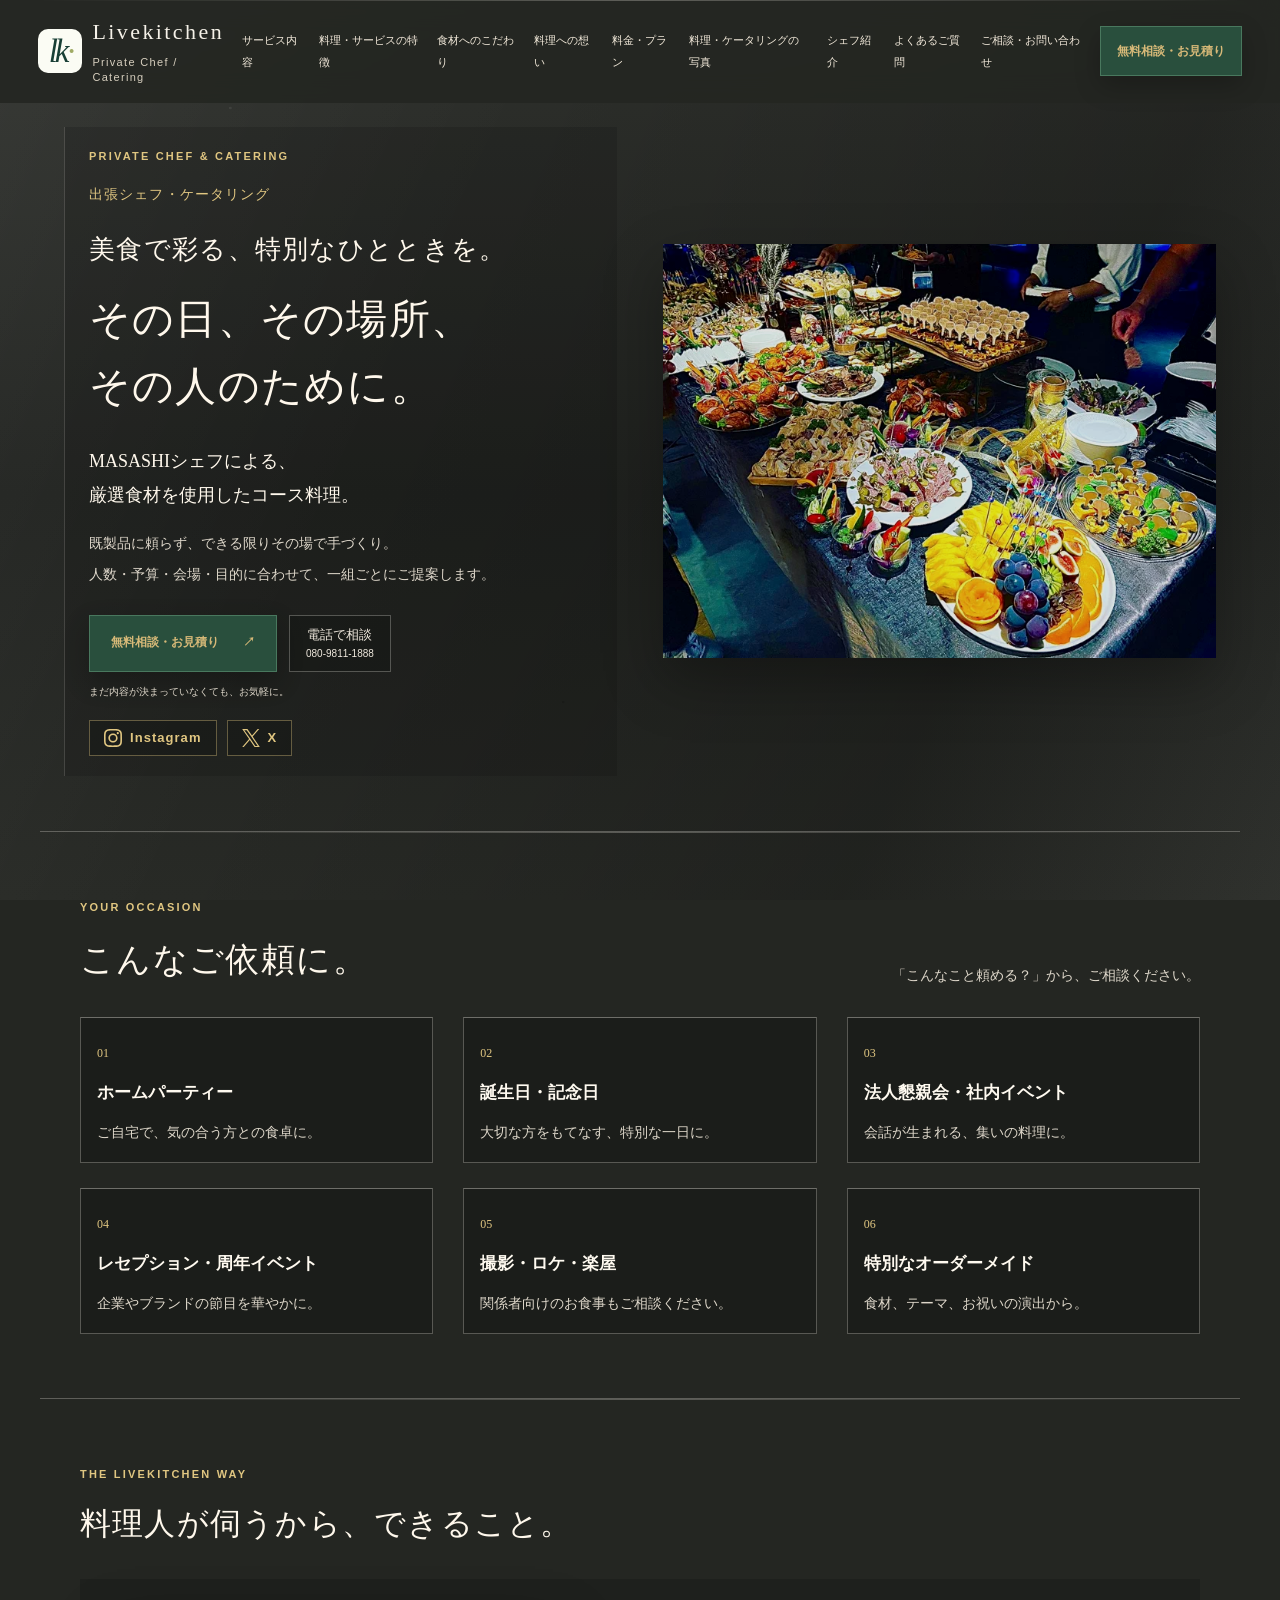
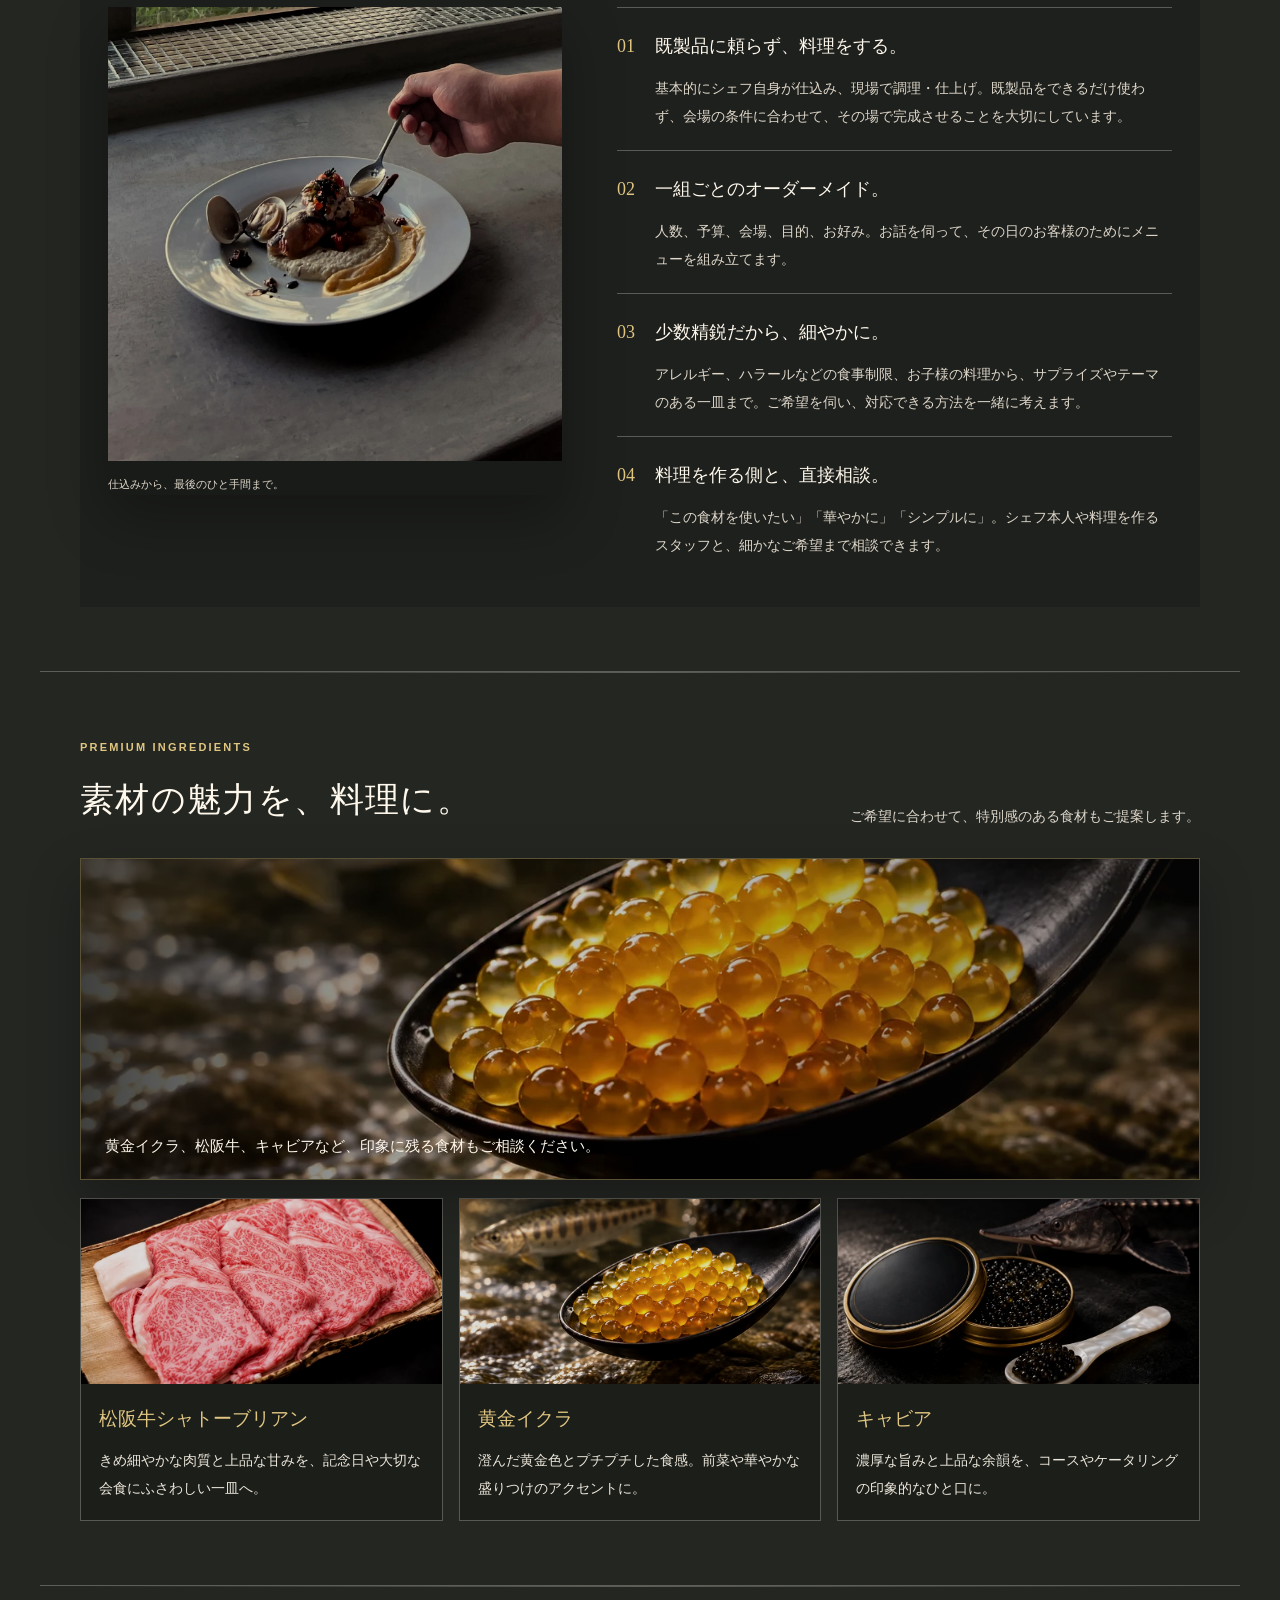
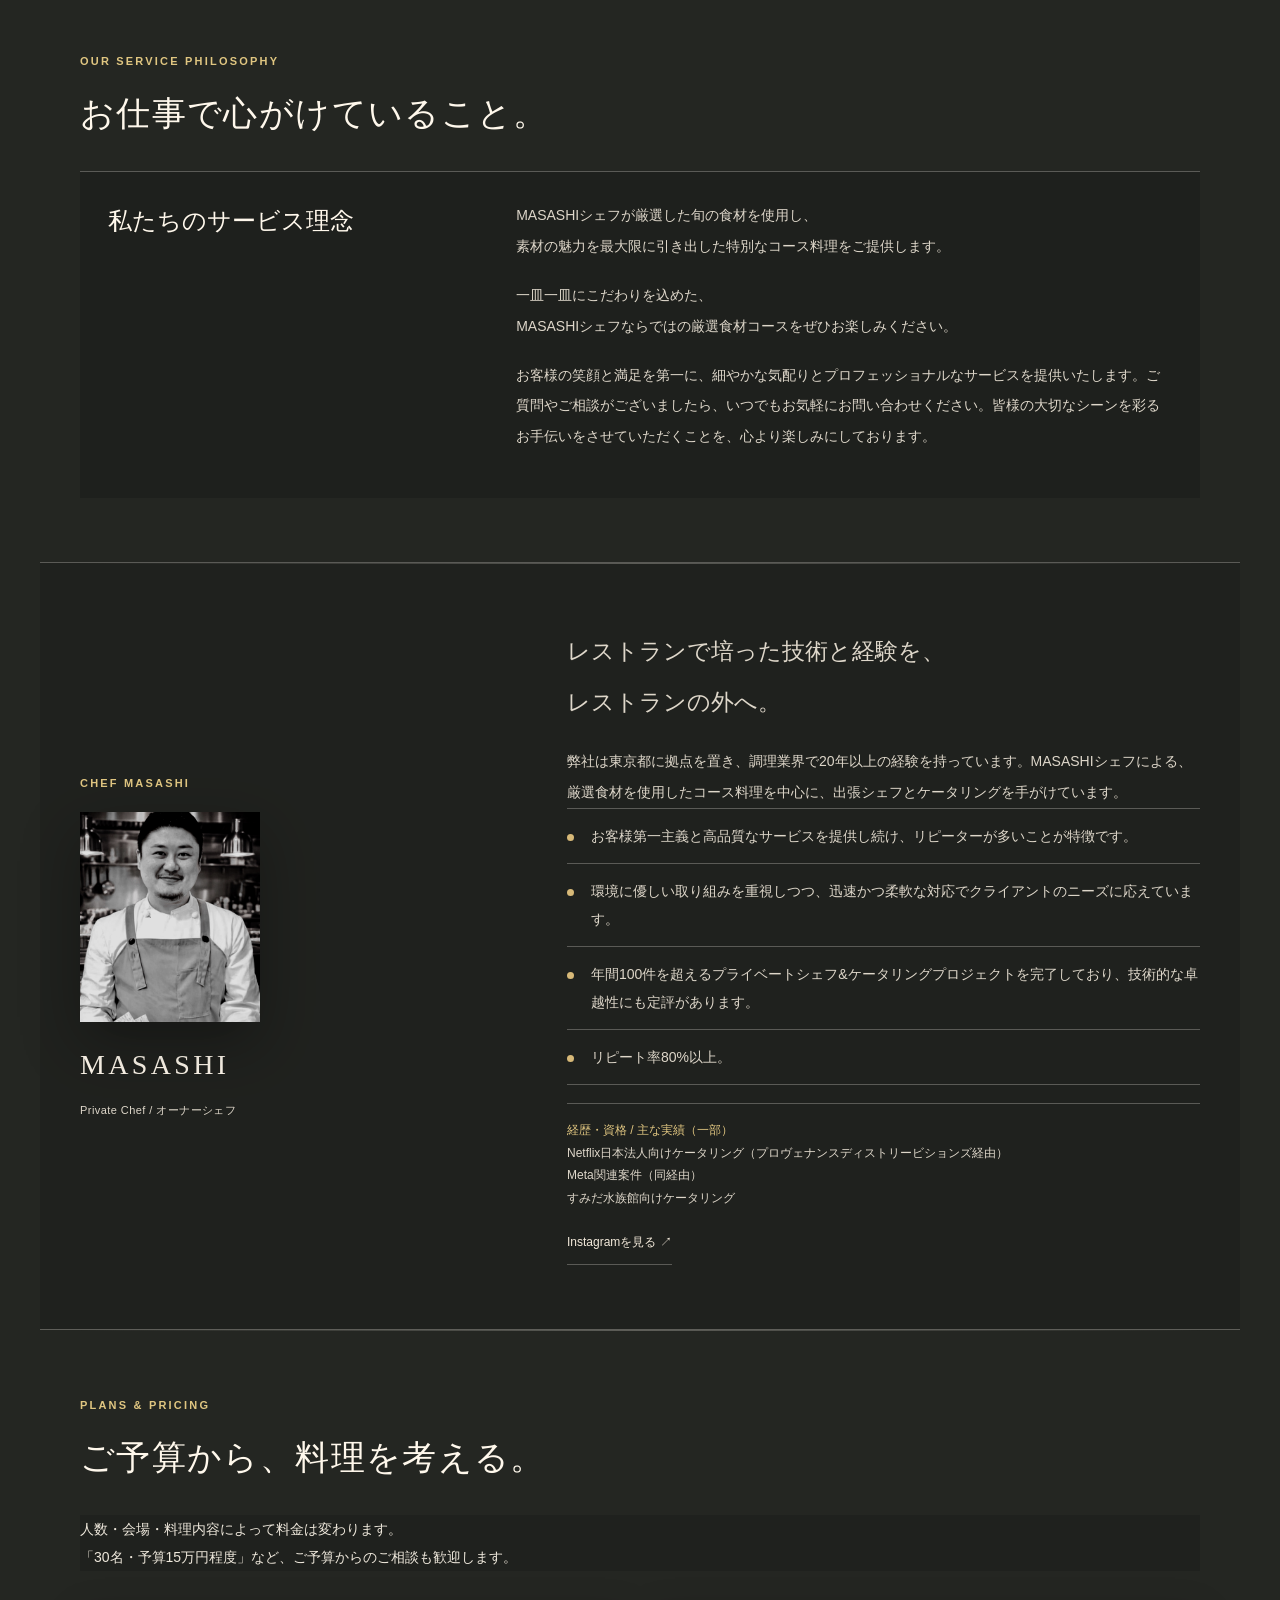
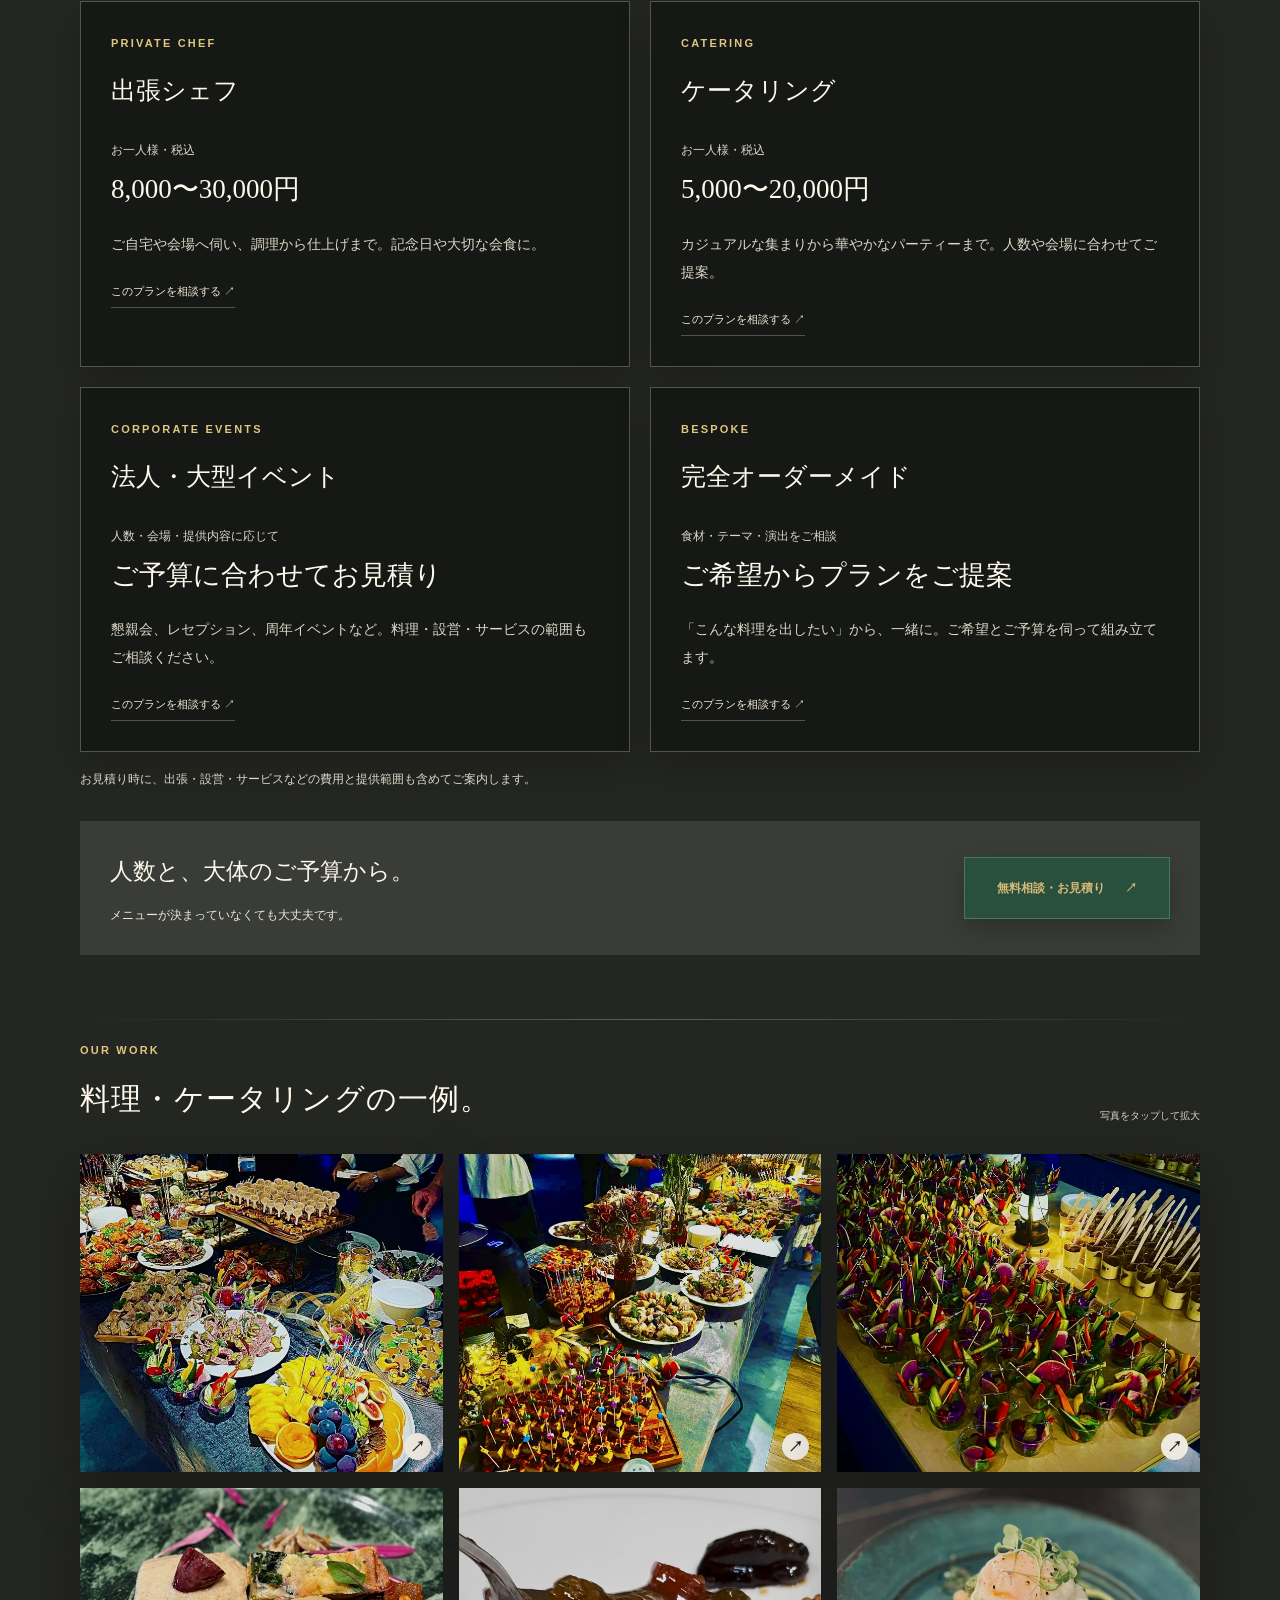
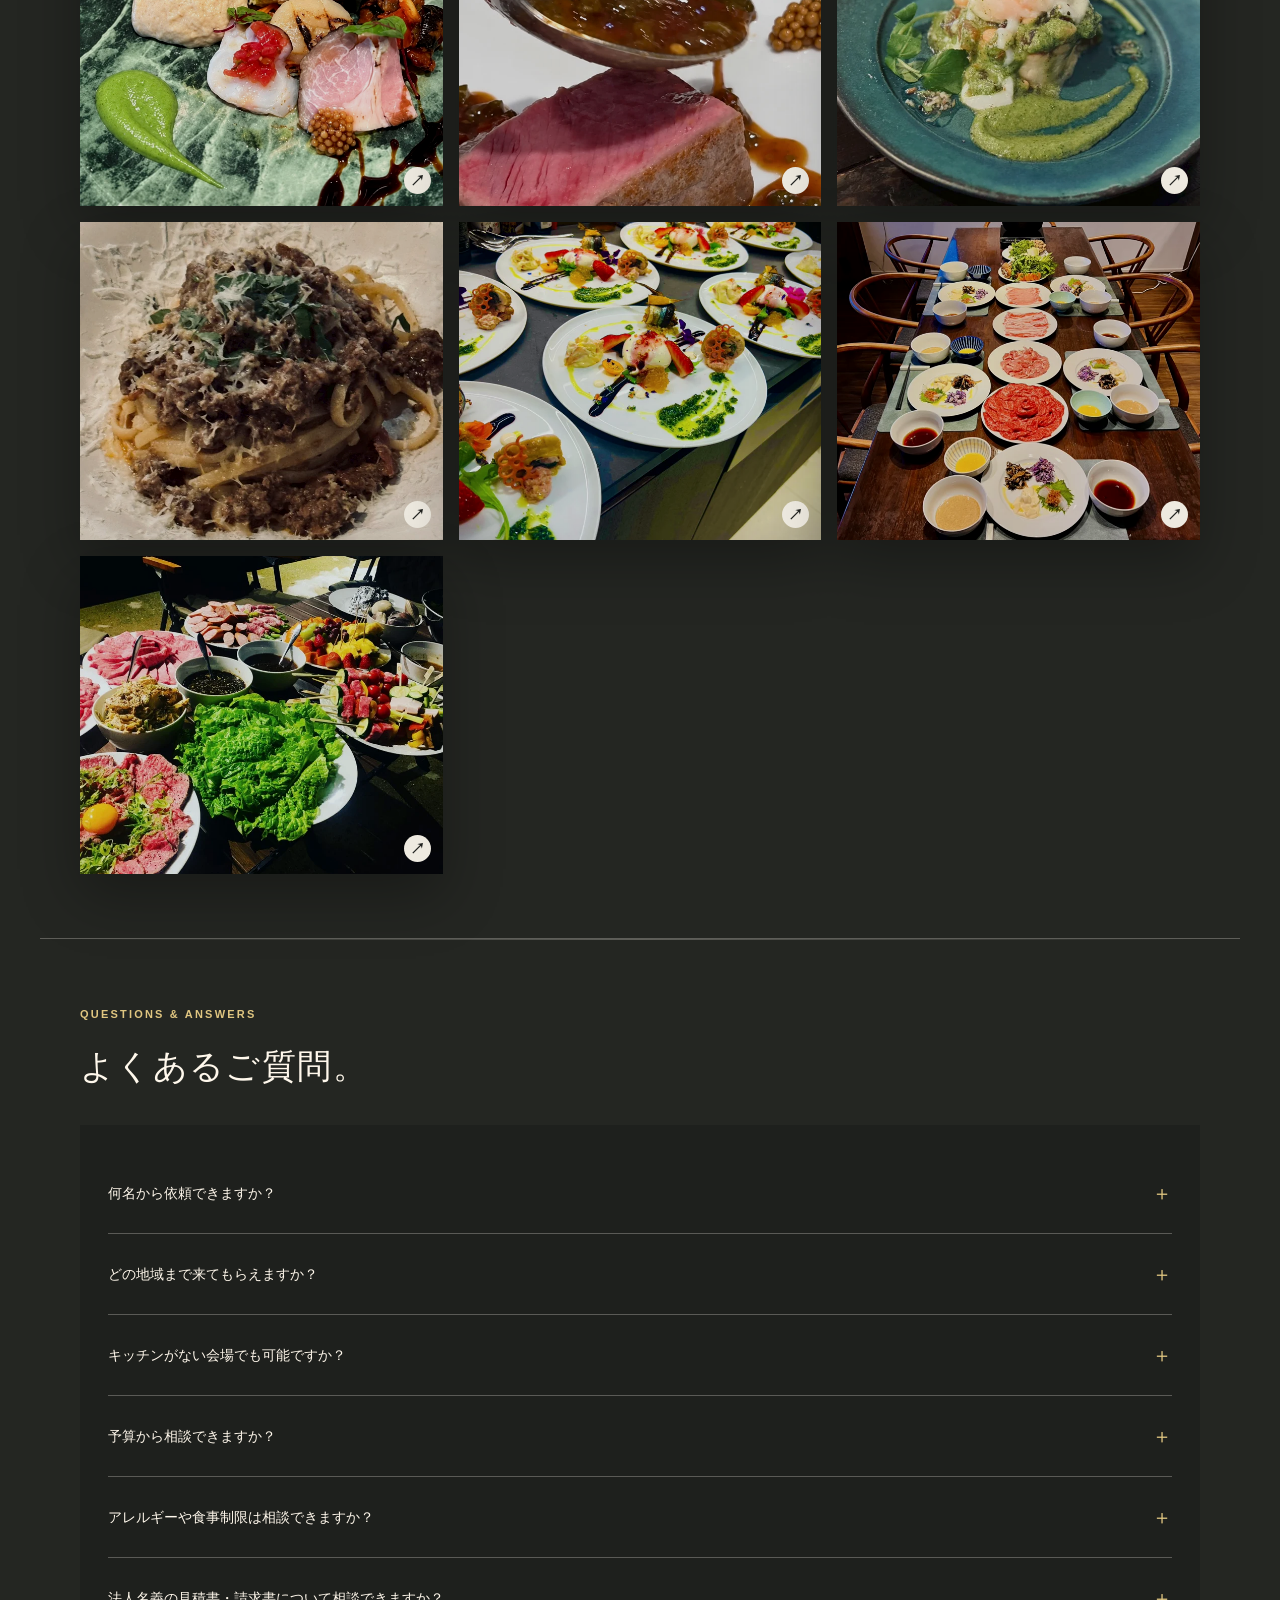
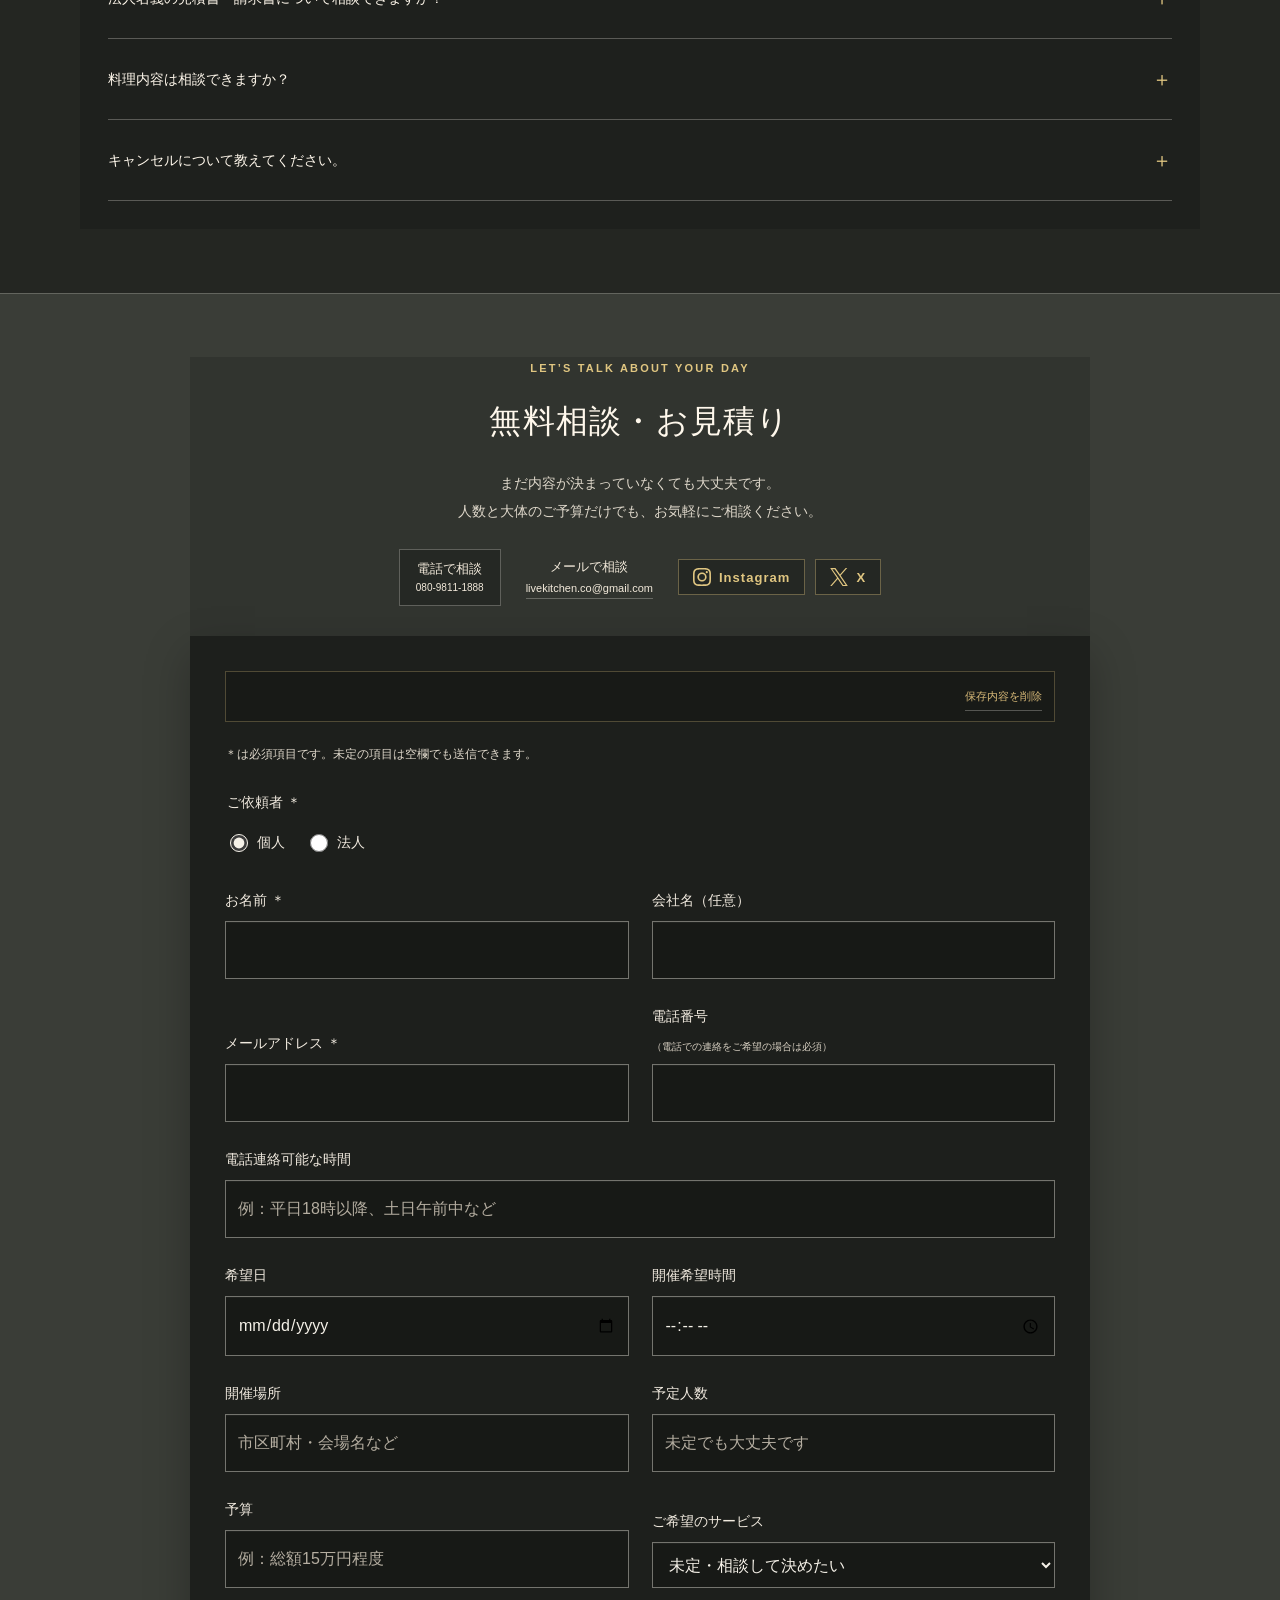
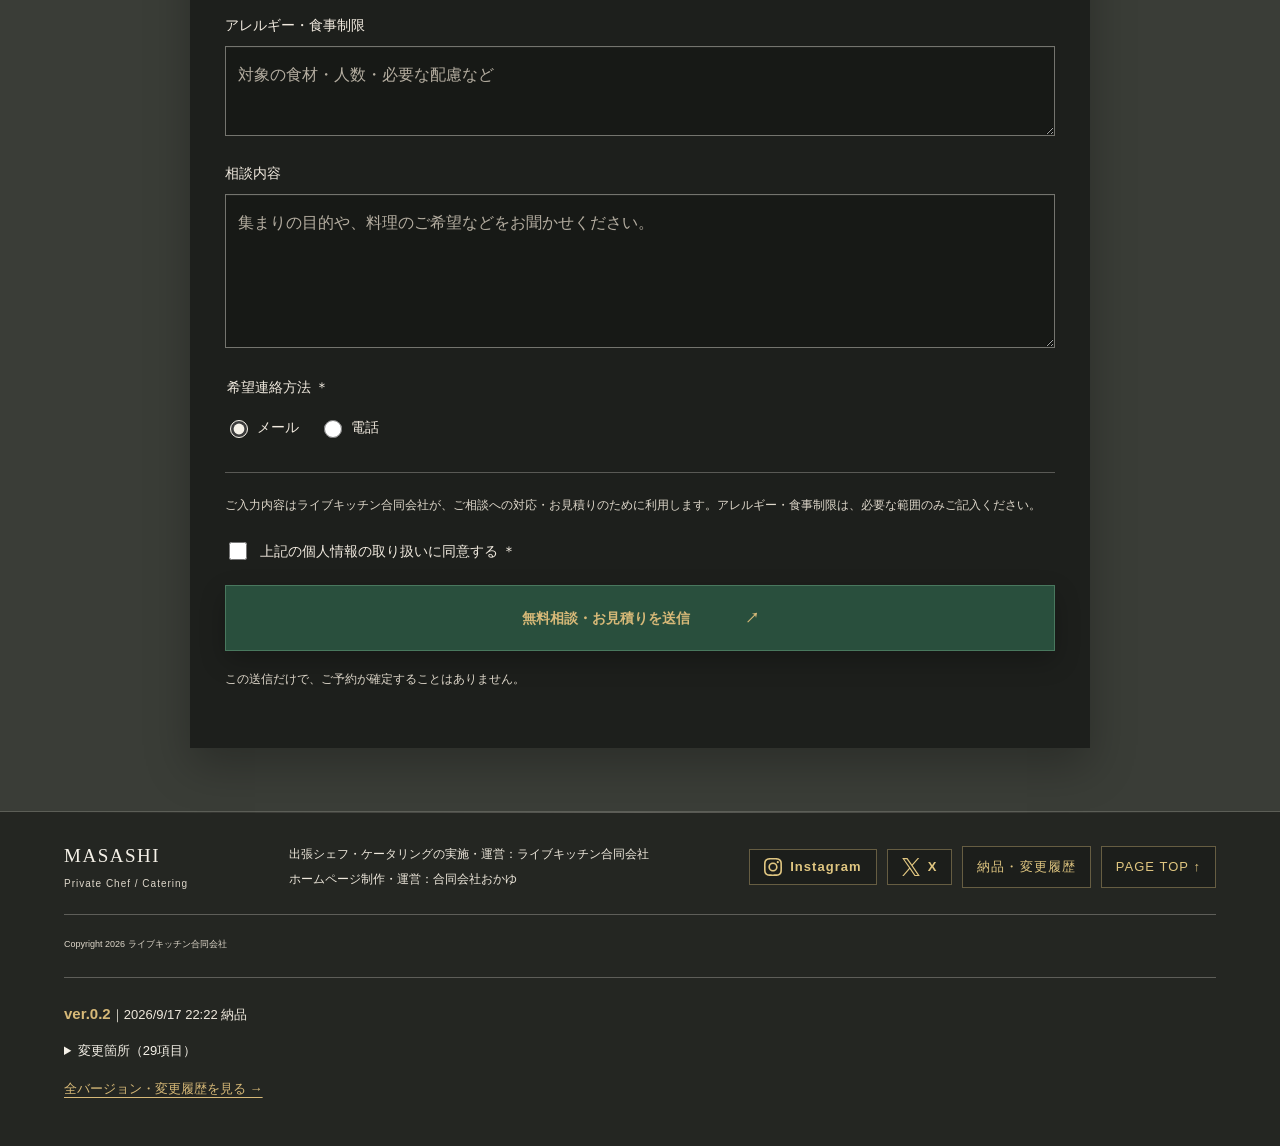
<file: snapshots/v0-2/index.html>
<!doctype html>
<html lang="ja"><head><meta name="robots" content="noindex,nofollow"><meta charset="utf-8"><meta name="viewport" content="width=device-width,initial-scale=1"><title>Livekitchen｜MASASHIの出張シェフ・ケータリング</title><meta name="description" content="MASASHIシェフによる、厳選食材を使用したコース料理を楽しめる出張シェフ・ケータリング。既製品に頼らず、できる限りその場で手づくり。法人イベント、ホームパーティー、記念日など、ご予算やご希望に合わせて一組ごとの料理をご提案します。"><meta name="theme-color" content="#242622"><link rel="canonical" href="https://kitchen.okayu-llc.jp/"><meta property="og:type" content="website"><meta property="og:locale" content="ja_JP"><meta property="og:site_name" content="Livekitchen"><meta property="og:title" content="Livekitchen｜MASASHIの出張シェフ・ケータリング"><meta property="og:description" content="その日、その場所、その人のために。MASASHIシェフによる、厳選食材を使用したコース料理。"><meta property="og:url" content="https://kitchen.okayu-llc.jp/"><meta property="og:image" content="https://kitchen.okayu-llc.jp/assets/masashi-dish-01.jpg"><meta property="og:image:alt" content="青緑の器に彩り豊かに盛りつけた一皿"><meta name="twitter:card" content="summary_large_image"><link rel="icon" href="assets/favicon.png" type="image/png"><link rel="apple-touch-icon" href="assets/apple-touch-icon.png"><link rel="stylesheet" href="style.css?v=28"><link rel="stylesheet" href="assets/delivery-footer.css"></head><body>
<a class="skip-link" href="#main">本文へ</a>
<header><a class="header-identity" href="#top" aria-label="Livekitchen トップ"><span class="site-logo cm-logo" aria-hidden="true">lk<span>·</span></span><span class="brand">Livekitchen<span>Private Chef / Catering</span></span></a><nav id="navigation" aria-label="メインナビゲーション"><a href="#services">サービス内容</a><a href="#cuisine">料理・サービスの特徴</a><a href="#ingredients">食材へのこだわり</a><a href="#philosophy">料理への想い</a><a href="#pricing">料金・プラン</a><a href="#works">料理・ケータリングの写真</a><a href="#about">シェフ紹介</a><a href="#faq">よくあるご質問</a><a href="#contact">ご相談・お問い合わせ</a></nav><a class="header-cta" href="#contact">無料相談・お見積り</a><button class="menu" type="button" aria-controls="navigation" aria-expanded="false" aria-label="メニューを開く"><span class="menu-lines" aria-hidden="true"><span></span><span></span></span></button></header>
<main id="main"><section id="top" class="hero"><div class="hero-copy"><p class="eyebrow">PRIVATE CHEF & CATERING</p><p class="service-kicker">出張シェフ・ケータリング</p><p class="hero-pr">美食で彩る、特別なひとときを。</p><h1>その日、その場所、<br>その人のために。</h1><p class="hero-value">MASASHIシェフによる、<br>厳選食材を使用したコース料理。</p><p class="hero-description">既製品に頼らず、できる限りその場で手づくり。<br>人数・予算・会場・目的に合わせて、一組ごとにご提案します。</p><div class="cta-pair"><a class="button" href="#contact">無料相談・お見積り <span>↗</span></a><a class="phone-cta" href="tel:08098111888">電話で相談<span>080-9811-1888</span></a></div><p class="cta-note">まだ内容が決まっていなくても、お気軽に。</p><div class="social-links"><a class="social-link social-link-instagram" href="https://www.instagram.com/marcy.cooking/" target="_blank" rel="noopener noreferrer" aria-label="Instagramを開く"><svg viewBox="0 0 24 24" aria-hidden="true"><path d="M7.03.084c-1.277.06-2.149.264-2.911.563-.789.308-1.458.72-2.123 1.388-.665.668-1.075 1.337-1.38 2.127-.296.764-.496 1.637-.552 2.914-.056 1.278-.069 1.688-.063 4.947.007 3.259.021 3.667.083 4.947.061 1.277.264 2.148.564 2.911.308.789.72 1.457 1.388 2.123.668.665 1.337 1.074 2.129 1.38.763.295 1.636.496 2.913.552 1.277.056 1.688.069 4.946.063 3.258-.007 3.668-.021 4.948-.082 1.28-.061 2.147-.265 2.91-.563.789-.309 1.458-.72 2.123-1.388.665-.668 1.075-1.338 1.38-2.129.296-.763.497-1.636.552-2.912.056-1.281.069-1.69.063-4.948-.006-3.258-.021-3.667-.082-4.946-.061-1.28-.264-2.149-.563-2.912-.308-.789-.72-1.457-1.388-2.123-.668-.665-1.338-1.074-2.128-1.38-.764-.296-1.636-.496-2.913-.552C15.647.009 15.236-.005 11.977.001 8.718.008 8.31.022 7.03.084m.14 21.693c-1.17-.051-1.805-.245-2.229-.408-.56-.216-.96-.477-1.382-.895-.422-.418-.681-.819-.9-1.378-.164-.424-.362-1.058-.417-2.228-.059-1.265-.072-1.644-.079-4.848-.007-3.204.005-3.583.061-4.848.05-1.169.246-1.805.408-2.228.216-.561.476-.96.895-1.382.419-.422.818-.681 1.378-.9.423-.165 1.058-.362 2.227-.417 1.266-.06 1.645-.072 4.848-.079 3.203-.007 3.584.005 4.85.061 1.169.051 1.805.244 2.228.408.561.216.96.475 1.382.895.422.419.682.818.9 1.379.165.422.362 1.056.417 2.226.06 1.266.074 1.645.08 4.848.005 3.203-.006 3.583-.061 4.848-.051 1.17-.245 1.806-.408 2.229-.216.56-.476.96-.896 1.381-.419.422-.818.681-1.378.9-.422.165-1.058.362-2.226.418-1.266.059-1.645.072-4.85.079-3.204.007-3.582-.006-4.848-.061M16.953 5.586a1.44 1.44 0 1 0 1.437-1.442 1.44 1.44 0 0 0-1.437 1.442M5.839 12.012c.006 3.403 2.77 6.156 6.173 6.149 3.403-.006 6.157-2.77 6.151-6.173-.007-3.403-2.771-6.156-6.174-6.15-3.403.007-6.156 2.772-6.15 6.174M8 12.008a4 4 0 1 1 4.008 3.992A4 4 0 0 1 8 12.008"/></svg><span>Instagram</span></a><a class="social-link social-link-x" href="https://x.com/livekitchen_co6" target="_blank" rel="noopener noreferrer" aria-label="Xを開く"><svg viewBox="0 0 24 24" aria-hidden="true"><path d="M14.234 10.162 22.977 0h-2.072l-7.591 8.824L7.251 0H.258l9.168 13.343L.258 24H2.33l8.016-9.318L16.749 24h6.993zm-2.837 3.299-.929-1.329L3.076 1.56h3.182l5.965 8.532.929 1.329 7.754 11.09h-3.182z"/></svg><span>X</span></a></div></div><figure class="hero-photo"><img src="assets/plated-green.webp?v=01" srcset="assets/plated-green-thumb.webp?v=01 720w, assets/plated-green.webp?v=01 1440w" sizes="(max-width:650px) 100vw, 48vw" alt="青緑の器に、彩り豊かに盛りつけた一皿" fetchpriority="high" width="1440" height="1085"></figure></section>
<section id="services" class="section occasions"><div class="section-heading"><div><p class="eyebrow">YOUR OCCASION</p><h2>こんなご依頼に。</h2></div><p>「こんなこと頼める？」から、ご相談ください。</p></div><div class="occasion-grid"><article><span>01</span><h3>ホームパーティー</h3><p>ご自宅で、気の合う方との食卓に。</p></article><article><span>02</span><h3>誕生日・記念日</h3><p>大切な方をもてなす、特別な一日に。</p></article><article><span>03</span><h3>法人懇親会・社内イベント</h3><p>会話が生まれる、集いの料理に。</p></article><article><span>04</span><h3>レセプション・周年イベント</h3><p>企業やブランドの節目を華やかに。</p></article><article><span>05</span><h3>撮影・ロケ・楽屋</h3><p>関係者向けのお食事もご相談ください。</p></article><article><span>06</span><h3>特別なオーダーメイド</h3><p>食材、テーマ、お祝いの演出から。</p></article></div></section>
<section id="cuisine" class="cuisine section"><div class="section-heading"><div><p class="eyebrow">THE LIVEKITCHEN WAY</p><h2>料理人が伺うから、できること。</h2></div></div><div class="reason-layout"><figure><img src="assets/chef-finishing.webp" alt="会場で一皿の盛りつけを仕上げる手元" width="1080" height="1080" loading="lazy"><figcaption>仕込みから、最後のひと手間まで。</figcaption></figure><div class="reasons"><article><span>01</span><div><h3>既製品に頼らず、料理をする。</h3><p>基本的にシェフ自身が仕込み、現場で調理・仕上げ。既製品をできるだけ使わず、会場の条件に合わせて、その場で完成させることを大切にしています。</p></div></article><article><span>02</span><div><h3>一組ごとのオーダーメイド。</h3><p>人数、予算、会場、目的、お好み。お話を伺って、その日のお客様のためにメニューを組み立てます。</p></div></article><article><span>03</span><div><h3>少数精鋭だから、細やかに。</h3><p>アレルギー、ハラールなどの食事制限、お子様の料理から、サプライズやテーマのある一皿まで。ご希望を伺い、対応できる方法を一緒に考えます。</p></div></article><article><span>04</span><div><h3>料理を作る側と、直接相談。</h3><p>「この食材を使いたい」「華やかに」「シンプルに」。シェフ本人や料理を作るスタッフと、細かなご希望まで相談できます。</p></div></article></div></div></section>
<section id="ingredients" class="ingredients section"><div class="section-heading"><div><p class="eyebrow">PREMIUM INGREDIENTS</p><h2>素材の魅力を、料理に。</h2></div><p>ご希望に合わせて、特別感のある食材もご提案します。</p></div><figure class="ingredient-banner"><img src="assets/ingredient-golden-ikura.webp" alt="黄金イクラを黒いスプーンに盛りつけた素材写真" width="1200" height="900" loading="lazy"><figcaption>黄金イクラ、松阪牛、キャビアなど、印象に残る食材もご相談ください。</figcaption></figure><div class="ingredient-notes"><article><img src="assets/ingredient-matsusaka-beef.webp" alt="松阪牛シャトーブリアン" width="900" height="675" loading="lazy"><span>松阪牛シャトーブリアン</span><p>きめ細やかな肉質と上品な甘みを、記念日や大切な会食にふさわしい一皿へ。</p></article><article><img src="assets/ingredient-golden-ikura.webp" alt="黄金イクラ" width="1200" height="900" loading="lazy"><span>黄金イクラ</span><p>澄んだ黄金色とプチプチした食感。前菜や華やかな盛りつけのアクセントに。</p></article><article><img src="assets/ingredient-caviar.webp" alt="キャビア" width="900" height="675" loading="lazy"><span>キャビア</span><p>濃厚な旨みと上品な余韻を、コースやケータリングの印象的なひと口に。</p></article></div></section>
<section id="philosophy" class="philosophy section"><div class="section-heading"><div><p class="eyebrow">OUR SERVICE PHILOSOPHY</p><h2>お仕事で心がけていること。</h2></div></div><div class="philosophy-layout"><p class="chef-lead">私たちのサービス理念</p><div class="philosophy-copy"><p>MASASHIシェフが厳選した旬の食材を使用し、<br>素材の魅力を最大限に引き出した特別なコース料理をご提供します。</p><p>一皿一皿にこだわりを込めた、<br>MASASHIシェフならではの厳選食材コースをぜひお楽しみください。</p><p>お客様の笑顔と満足を第一に、細やかな気配りとプロフェッショナルなサービスを提供いたします。ご質問やご相談がございましたら、いつでもお気軽にお問い合わせください。皆様の大切なシーンを彩るお手伝いをさせていただくことを、心より楽しみにしております。</p></div></div></section>
<section id="about" class="about section"><div><p class="eyebrow">CHEF MASASHI</p><img class="chef-portrait" src="assets/chef-masashi.jpg?v=11" alt="オーナーシェフ MASASHI" width="1024" height="1536" loading="lazy"><h2>MASASHI<span class="about-nickname">Private Chef / オーナーシェフ</span></h2></div><div class="about-copy"><p class="chef-lead">レストランで培った技術と経験を、<br>レストランの外へ。</p><p>弊社は東京都に拠点を置き、調理業界で20年以上の経験を持っています。MASASHIシェフによる、厳選食材を使用したコース料理を中心に、出張シェフとケータリングを手がけています。</p><ul class="company-points"><li>お客様第一主義と高品質なサービスを提供し続け、リピーターが多いことが特徴です。</li><li>環境に優しい取り組みを重視しつつ、迅速かつ柔軟な対応でクライアントのニーズに応えています。</li><li>年間100件を超えるプライベートシェフ&ケータリングプロジェクトを完了しており、技術的な卓越性にも定評があります。</li><li>リピート率80%以上。</li></ul><p class="profile-achievements"><strong>経歴・資格 / 主な実績（一部）</strong><br>Netflix日本法人向けケータリング（プロヴェナンスディストリービションズ経由）<br>Meta関連案件（同経由）<br>すみだ水族館向けケータリング</p><a class="text-link" href="https://www.instagram.com/marcy.cooking/" target="_blank" rel="noopener noreferrer">Instagramを見る ↗</a></div></section>
<section id="pricing" class="pricing section"><div class="section-heading"><div><p class="eyebrow">PLANS & PRICING</p><h2>ご予算から、料理を考える。</h2></div></div><p class="pricing-intro">人数・会場・料理内容によって料金は変わります。<br>「30名・予算15万円程度」など、ご予算からのご相談も歓迎します。</p><div class="price-grid"><article class="plan-card"><p class="eyebrow">PRIVATE CHEF</p><h3>出張シェフ</h3><p class="plan-unit">お一人様・税込</p><p class="plan-amount">8,000〜30,000円</p><p class="plan-description">ご自宅や会場へ伺い、調理から仕上げまで。記念日や大切な会食に。</p><a href="#contact">このプランを相談する ↗</a></article><article class="plan-card"><p class="eyebrow">CATERING</p><h3>ケータリング</h3><p class="plan-unit">お一人様・税込</p><p class="plan-amount">5,000〜20,000円</p><p class="plan-description">カジュアルな集まりから華やかなパーティーまで。人数や会場に合わせてご提案。</p><a href="#contact">このプランを相談する ↗</a></article><article class="plan-card"><p class="eyebrow">CORPORATE EVENTS</p><h3>法人・大型イベント</h3><p class="plan-unit">人数・会場・提供内容に応じて</p><p class="plan-amount">ご予算に合わせてお見積り</p><p class="plan-description">懇親会、レセプション、周年イベントなど。料理・設営・サービスの範囲もご相談ください。</p><a href="#contact">このプランを相談する ↗</a></article><article class="plan-card"><p class="eyebrow">BESPOKE</p><h3>完全オーダーメイド</h3><p class="plan-unit">食材・テーマ・演出をご相談</p><p class="plan-amount">ご希望からプランをご提案</p><p class="plan-description">「こんな料理を出したい」から、一緒に。ご希望とご予算を伺って組み立てます。</p><a href="#contact">このプランを相談する ↗</a></article></div><p class="price-note">お見積り時に、出張・設営・サービスなどの費用と提供範囲も含めてご案内します。</p><div class="mid-cta"><div><h3>人数と、大体のご予算から。</h3><p>メニューが決まっていなくても大丈夫です。</p></div><a class="button" href="#contact">無料相談・お見積り <span>↗</span></a></div></section>
<section id="works" class="photo-gallery section"><div class="section-heading"><div><p class="eyebrow">OUR WORK</p><h2>料理・ケータリングの一例。</h2></div><span class="gallery-note">写真をタップして拡大</span></div><div class="photo-grid"><button class="photo-tile" type="button" data-photo="assets/gallery-01.webp" data-caption="彩り豊かな料理が並ぶケータリングテーブル" aria-label="彩り豊かな料理が並ぶケータリングテーブルを拡大"><img src="assets/gallery-01-thumb.webp" alt="彩り豊かな料理が並ぶケータリングテーブル" width="720" height="720" loading="lazy"><span aria-hidden="true">↗</span></button><button class="photo-tile" type="button" data-photo="assets/gallery-02.webp" data-caption="さまざまな料理を並べたビュッフェ" aria-label="さまざまな料理を並べたビュッフェを拡大"><img src="assets/gallery-02-thumb.webp" alt="さまざまな料理を並べたビュッフェ" width="720" height="720" loading="lazy"><span aria-hidden="true">↗</span></button><button class="photo-tile" type="button" data-photo="assets/gallery-03.webp" data-caption="色とりどりのフィンガーフード" aria-label="色とりどりのフィンガーフードを拡大"><img src="assets/gallery-03-thumb.webp" alt="色とりどりのフィンガーフード" width="720" height="720" loading="lazy"><span aria-hidden="true">↗</span></button><button class="photo-tile" type="button" data-photo="assets/gallery-04.webp?v=clean1" data-caption="緑の器に盛りつけた前菜" aria-label="緑の器に盛りつけた前菜を拡大"><img src="assets/gallery-04-thumb.webp?v=clean1" alt="緑の器に盛りつけた前菜" width="720" height="720" loading="lazy"><span aria-hidden="true">↗</span></button><button class="photo-tile" type="button" data-photo="assets/gallery-05.webp?v=clean1" data-caption="ソースを添えた肉料理" aria-label="ソースを添えた肉料理を拡大"><img src="assets/gallery-05-thumb.webp?v=clean1" alt="ソースを添えた肉料理" width="720" height="720" loading="lazy"><span aria-hidden="true">↗</span></button><button class="photo-tile" type="button" data-photo="assets/gallery-06.webp" data-caption="青緑の器に盛りつけた一皿" aria-label="青緑の器に盛りつけた一皿を拡大"><img src="assets/gallery-06-thumb.webp" alt="青緑の器に盛りつけた一皿" width="720" height="720" loading="lazy"><span aria-hidden="true">↗</span></button><button class="photo-tile" type="button" data-photo="assets/gallery-07.webp" data-caption="肉とハーブを添えたパスタ" aria-label="肉とハーブを添えたパスタを拡大"><img src="assets/gallery-07-thumb.webp" alt="肉とハーブを添えたパスタ" width="720" height="720" loading="lazy"><span aria-hidden="true">↗</span></button><button class="photo-tile" type="button" data-photo="assets/gallery-08.webp" data-caption="彩り豊かなコース料理の盛りつけ" aria-label="彩り豊かなコース料理の盛りつけを拡大"><img src="assets/gallery-08-thumb.webp" alt="彩り豊かなコース料理の盛りつけ" width="720" height="720" loading="lazy"><span aria-hidden="true">↗</span></button><button class="photo-tile" type="button" data-photo="assets/gallery-09.webp" data-caption="食卓に並ぶ料理の数々" aria-label="食卓に並ぶ料理の数々を拡大"><img src="assets/gallery-09-thumb.webp" alt="食卓に並ぶ料理の数々" width="720" height="720" loading="lazy"><span aria-hidden="true">↗</span></button><button class="photo-tile" type="button" data-photo="assets/gallery-10.webp" data-caption="肉や野菜を並べたパーティーの食卓" aria-label="肉や野菜を並べたパーティーの食卓を拡大"><img src="assets/gallery-10-thumb.webp" alt="肉や野菜を並べたパーティーの食卓" width="720" height="720" loading="lazy"><span aria-hidden="true">↗</span></button></div></section>

<section id="faq" class="faq section"><div class="section-heading"><div><p class="eyebrow">QUESTIONS & ANSWERS</p><h2>よくあるご質問。</h2></div></div><div class="faq-list"><details><summary>何名から依頼できますか？<span aria-hidden="true">＋</span></summary><p>ご希望人数をお知らせください。出張先や料理内容を伺い、対応できるプランをご案内します。</p></details><details><summary>どの地域まで来てもらえますか？<span aria-hidden="true">＋</span></summary><p>開催場所を添えてご相談ください。日程・移動距離・会場条件を確認して、対応可否と出張にかかる費用をご案内します。</p></details><details><summary>キッチンがない会場でも可能ですか？<span aria-hidden="true">＋</span></summary><p>設備や搬入条件によって、提供できる料理や仕上げ方が変わります。キッチン・電源・水道など、分かる範囲で会場の状況をお知らせください。</p></details><details><summary>予算から相談できますか？<span aria-hidden="true">＋</span></summary><p>はい。人数とおおよそのご予算からご相談いただけます。料理内容や提供方法を、ご予算に合わせてご提案します。</p></details><details><summary>アレルギーや食事制限は相談できますか？<span aria-hidden="true">＋</span></summary><p>事前にご相談ください。対象食材や必要な配慮を確認し、対応可否をご案内します。ハラールなどの食事制限も、必要条件を伺って個別に確認します。すべての制限への対応や、微量混入の防止を一律に保証するものではありません。</p></details><details><summary>法人名義の見積書・請求書について相談できますか？<span aria-hidden="true">＋</span></summary><p>必要な書類・宛名・お支払い条件をお知らせください。発行内容や手続きについて、ご依頼前に確認してご案内します。</p></details><details><summary>料理内容は相談できますか？<span aria-hidden="true">＋</span></summary><p>はい。好きな食材、苦手なもの、お子様向けの料理、お祝いの演出など、料理を作る側と直接ご相談いただけます。</p></details><details><summary>キャンセルについて教えてください。<span aria-hidden="true">＋</span></summary><p>日程変更・キャンセルの条件は、ご依頼内容に応じてお見積り時にご案内します。内容をご確認のうえ、お申し込みください。</p></details></div></section>
<section id="contact" class="contact"><div class="contact-inner"><p class="eyebrow">LET’S TALK ABOUT YOUR DAY</p><h2>無料相談・お見積り</h2><p class="contact-intro">まだ内容が決まっていなくても大丈夫です。<br>人数と大体のご予算だけでも、お気軽にご相談ください。</p><div class="contact-alternatives"><a class="phone-cta" href="tel:08098111888">電話で相談<span>080-9811-1888</span></a><a class="email-cta" href="mailto:livekitchen.co@gmail.com">メールで相談<span>livekitchen.co@gmail.com</span></a><span class="contact-social"><a class="social-link social-link-instagram" href="https://www.instagram.com/marcy.cooking/" target="_blank" rel="noopener noreferrer" aria-label="Instagramを開く"><svg viewBox="0 0 24 24" aria-hidden="true"><path d="M7.03.084c-1.277.06-2.149.264-2.911.563-.789.308-1.458.72-2.123 1.388-.665.668-1.075 1.337-1.38 2.127-.296.764-.496 1.637-.552 2.914-.056 1.278-.069 1.688-.063 4.947.007 3.259.021 3.667.083 4.947.061 1.277.264 2.148.564 2.911.308.789.72 1.457 1.388 2.123.668.665 1.337 1.074 2.129 1.38.763.295 1.636.496 2.913.552 1.277.056 1.688.069 4.946.063 3.258-.007 3.668-.021 4.948-.082 1.28-.061 2.147-.265 2.91-.563.789-.309 1.458-.72 2.123-1.388.665-.668 1.075-1.338 1.38-2.129.296-.763.497-1.636.552-2.912.056-1.281.069-1.69.063-4.948-.006-3.258-.021-3.667-.082-4.946-.061-1.28-.264-2.149-.563-2.912-.308-.789-.72-1.457-1.388-2.123-.668-.665-1.338-1.074-2.128-1.38-.764-.296-1.636-.496-2.913-.552C15.647.009 15.236-.005 11.977.001 8.718.008 8.31.022 7.03.084m.14 21.693c-1.17-.051-1.805-.245-2.229-.408-.56-.216-.96-.477-1.382-.895-.422-.418-.681-.819-.9-1.378-.164-.424-.362-1.058-.417-2.228-.059-1.265-.072-1.644-.079-4.848-.007-3.204.005-3.583.061-4.848.05-1.169.246-1.805.408-2.228.216-.561.476-.96.895-1.382.419-.422.818-.681 1.378-.9.423-.165 1.058-.362 2.227-.417 1.266-.06 1.645-.072 4.848-.079 3.203-.007 3.584.005 4.85.061 1.169.051 1.805.244 2.228.408.561.216.96.475 1.382.895.422.419.682.818.9 1.379.165.422.362 1.056.417 2.226.06 1.266.074 1.645.08 4.848.005 3.203-.006 3.583-.061 4.848-.051 1.17-.245 1.806-.408 2.229-.216.56-.476.96-.896 1.381-.419.422-.818.681-1.378.9-.422.165-1.058.362-2.226.418-1.266.059-1.645.072-4.85.079-3.204.007-3.582-.006-4.848-.061M16.953 5.586a1.44 1.44 0 1 0 1.437-1.442 1.44 1.44 0 0 0-1.437 1.442M5.839 12.012c.006 3.403 2.77 6.156 6.173 6.149 3.403-.006 6.157-2.77 6.151-6.173-.007-3.403-2.771-6.156-6.174-6.15-3.403.007-6.156 2.772-6.15 6.174M8 12.008a4 4 0 1 1 4.008 3.992A4 4 0 0 1 8 12.008"/></svg><span>Instagram</span></a><a class="social-link social-link-x" href="https://x.com/livekitchen_co6" target="_blank" rel="noopener noreferrer" aria-label="Xを開く"><svg viewBox="0 0 24 24" aria-hidden="true"><path d="M14.234 10.162 22.977 0h-2.072l-7.591 8.824L7.251 0H.258l9.168 13.343L.258 24H2.33l8.016-9.318L16.749 24h6.993zm-2.837 3.299-.929-1.329L3.076 1.56h3.182l5.965 8.532.929 1.329 7.754 11.09h-3.182z"/></svg><span>X</span></a></span></div>
<form id="inquiry-form" action="/api/inquiries" method="post"><p class="form-note">＊は必須項目です。未定の項目は空欄でも送信できます。</p><fieldset class="customer-type"><legend>ご依頼者 ＊</legend><label><input type="radio" name="customerType" value="個人" required checked> 個人</label><label><input type="radio" name="customerType" value="法人"> 法人</label></fieldset><div class="form-grid">
<label>お名前 ＊<input name="name" autocomplete="name" maxlength="100" required></label><label>会社名（任意）<input name="company" autocomplete="organization" maxlength="150"></label>
<label>メールアドレス ＊<input name="email" type="email" autocomplete="email" maxlength="254" required></label><label>電話番号 <span id="phone-required-note">（電話での連絡をご希望の場合は必須）</span><input name="phone" type="tel" autocomplete="tel" maxlength="30" aria-describedby="phone-required-note"></label>
<label class="full-width">電話連絡可能な時間<input name="callbackTime" autocomplete="off" maxlength="100" placeholder="例：平日18時以降、土日午前中など"></label>
<label>希望日<input name="date" type="date"></label><label>開催希望時間<input name="time" type="time"></label>
<label>開催場所<input name="location" autocomplete="off" maxlength="300" placeholder="市区町村・会場名など"></label><label>予定人数<input name="people" type="number" min="1" max="100000" inputmode="numeric" placeholder="未定でも大丈夫です"></label>
<label>予算<input name="budget" maxlength="100" placeholder="例：総額15万円程度"></label><label>ご希望のサービス<select name="service"><option value="未定">未定・相談して決めたい</option><option>出張シェフ</option><option>ケータリング</option><option>その他</option></select></label>
<label class="full-width">アレルギー・食事制限<textarea name="diet" rows="2" maxlength="2000" placeholder="対象の食材・人数・必要な配慮など"></textarea></label><label class="full-width">相談内容<textarea name="message" rows="4" maxlength="5000" placeholder="集まりの目的や、料理のご希望などをお聞かせください。"></textarea></label>
</div><fieldset class="contact-method"><legend>希望連絡方法 ＊</legend><label><input type="radio" name="contactMethod" value="メール" checked required> メール</label><label><input type="radio" name="contactMethod" value="電話"> 電話</label></fieldset>
<div class="form-trap" aria-hidden="true"><label>この欄は入力しないでください<input name="website" tabindex="-1" autocomplete="off"></label></div>
<p class="privacy-note">ご入力内容はライブキッチン合同会社が、ご相談への対応・お見積りのために利用します。アレルギー・食事制限は、必要な範囲のみご記入ください。</p><label class="consent"><input type="checkbox" name="consent" value="yes" required> 上記の個人情報の取り扱いに同意する ＊</label><button class="button form-submit" type="submit">無料相談・お見積りを送信 <span>↗</span></button><p class="form-status" role="status" aria-live="polite" tabindex="-1"></p><p class="form-note">この送信だけで、ご予約が確定することはありません。</p><noscript><p>フォームの送信にはJavaScriptを有効にしてください。InstagramのDMでもご相談いただけます。</p></noscript></form></div></section>
</main><footer><div class="footer-main"><a class="brand" href="#top">MASASHI<span>Private Chef / Catering</span></a><div class="credits"><p>出張シェフ・ケータリングの実施・運営：ライブキッチン合同会社</p><p>ホームページ制作・運営：合同会社おかゆ</p></div><div class="footer-links"><a class="social-link social-link-instagram" href="https://www.instagram.com/marcy.cooking/" target="_blank" rel="noopener noreferrer" aria-label="Instagramを開く"><svg viewBox="0 0 24 24" aria-hidden="true"><path d="M7.03.084c-1.277.06-2.149.264-2.911.563-.789.308-1.458.72-2.123 1.388-.665.668-1.075 1.337-1.38 2.127-.296.764-.496 1.637-.552 2.914-.056 1.278-.069 1.688-.063 4.947.007 3.259.021 3.667.083 4.947.061 1.277.264 2.148.564 2.911.308.789.72 1.457 1.388 2.123.668.665 1.337 1.074 2.129 1.38.763.295 1.636.496 2.913.552 1.277.056 1.688.069 4.946.063 3.258-.007 3.668-.021 4.948-.082 1.28-.061 2.147-.265 2.91-.563.789-.309 1.458-.72 2.123-1.388.665-.668 1.075-1.338 1.38-2.129.296-.763.497-1.636.552-2.912.056-1.281.069-1.69.063-4.948-.006-3.258-.021-3.667-.082-4.946-.061-1.28-.264-2.149-.563-2.912-.308-.789-.72-1.457-1.388-2.123-.668-.665-1.338-1.074-2.128-1.38-.764-.296-1.636-.496-2.913-.552C15.647.009 15.236-.005 11.977.001 8.718.008 8.31.022 7.03.084m.14 21.693c-1.17-.051-1.805-.245-2.229-.408-.56-.216-.96-.477-1.382-.895-.422-.418-.681-.819-.9-1.378-.164-.424-.362-1.058-.417-2.228-.059-1.265-.072-1.644-.079-4.848-.007-3.204.005-3.583.061-4.848.05-1.169.246-1.805.408-2.228.216-.561.476-.96.895-1.382.419-.422.818-.681 1.378-.9.423-.165 1.058-.362 2.227-.417 1.266-.06 1.645-.072 4.848-.079 3.203-.007 3.584.005 4.85.061 1.169.051 1.805.244 2.228.408.561.216.96.475 1.382.895.422.419.682.818.9 1.379.165.422.362 1.056.417 2.226.06 1.266.074 1.645.08 4.848.005 3.203-.006 3.583-.061 4.848-.051 1.17-.245 1.806-.408 2.229-.216.56-.476.96-.896 1.381-.419.422-.818.681-1.378.9-.422.165-1.058.362-2.226.418-1.266.059-1.645.072-4.85.079-3.204.007-3.582-.006-4.848-.061M16.953 5.586a1.44 1.44 0 1 0 1.437-1.442 1.44 1.44 0 0 0-1.437 1.442M5.839 12.012c.006 3.403 2.77 6.156 6.173 6.149 3.403-.006 6.157-2.77 6.151-6.173-.007-3.403-2.771-6.156-6.174-6.15-3.403.007-6.156 2.772-6.15 6.174M8 12.008a4 4 0 1 1 4.008 3.992A4 4 0 0 1 8 12.008"/></svg><span>Instagram</span></a><a class="social-link social-link-x" href="https://x.com/livekitchen_co6" target="_blank" rel="noopener noreferrer" aria-label="Xを開く"><svg viewBox="0 0 24 24" aria-hidden="true"><path d="M14.234 10.162 22.977 0h-2.072l-7.591 8.824L7.251 0H.258l9.168 13.343L.258 24H2.33l8.016-9.318L16.749 24h6.993zm-2.837 3.299-.929-1.329L3.076 1.56h3.182l5.965 8.532.929 1.329 7.754 11.09h-3.182z"/></svg><span>X</span></a><a href="/list/">納品・変更履歴</a><a href="#top" class="page-top">PAGE TOP ↑</a></div></div><div class="footer-bottom"><span>Copyright 2026 ライブキッチン合同会社</span></div><section class="delivery-note" aria-label="納品情報"><p><strong>ver.0.2</strong>｜<time datetime="2026-09-17T22:22+09:00">2026/9/17 22:22</time> 納品</p><details><summary>変更箇所（29項目）</summary><ol><li>ロゴの「lkk」を小文字の「lk」に修正し、スマホで余分な「K」が重なる表示を解消しました。</li><li>ロゴ背景を淡いグレー（#e5e5e3）に変更しました。その後、/cm/と同じデザインへの統一で更新しています。</li><li>トップの料理写真を指定画像「01」に差し替えました。WebP・サムネイルを作成し、画像URLの更新で旧画像のキャッシュ対策も行いました。</li><li>トップ写真の白黒表示を試した後、カラー表示に戻しました。納品版はカラーです。</li><li>ギャラリー全体を指定画像「01〜10」の順番に差し替え、サムネイル・拡大表示も更新しました。</li><li>シェフ写真を指定画像「11」の白黒版に差し替え、サーバーを再起動して配信を確認しました。</li><li>「写真をもっと見る／閉じる」を削除し、ギャラリーの10枚を最初からすべて表示するようにしました。</li><li>ギャラリー「04」の余計な文字・時刻・ボタンなどの画面情報を除去し、サムネイルと拡大表示に反映しました。</li><li>ギャラリー「05」の余計な文字・時刻・ボタンなどの画面情報を除去し、サムネイルと拡大表示に反映しました。</li><li>スマホのハンバーガーメニューが透明になり本文と重なる表示を修正しました。背景を不透明にし、本文より手前に表示します。</li><li>スマホのヘッダーを画面上部に残る表示に変更し、スクロール中の内容に重なるようにしました。ページ内リンクのスクロール位置も調整しました。</li><li>ヘッダーロゴを/cm/と同じ「lk·」に統一しました。背景色・文字色・書体・サイズ・角丸を揃えています。</li><li>公開メールアドレスをlivekitchen.co@gmail.comに変更しました。設定ファイルと環境変数を更新し、表示とメールリンクへの反映を確認しました。</li><li>電話番号を080-9811-1888に設定し、トップ・問い合わせ欄・スマホ固定欄から電話をかけられるようにしました。</li><li>ハンバーガーメニューボタンを細いラインのアイコンに変更し、開閉時にラインが変形するアニメーションを追加しました。</li><li>スマホのメニューパネルを深緑の背景に変更し、ゴールドの番号・矢印・見出しと表示アニメーションを追加しました。</li><li>メニューの外側をタップして閉じられる操作を追加しました。</li><li>メニュー名を「サービス内容」「料理・サービスの特徴」「食材へのこだわり」「料理への想い」「料金・プラン」「料理・ケータリングの写真」「シェフ紹介」「よくあるご質問」「ご相談・お問い合わせ」に変更しました。</li><li>メニューの丸型ボタン・角丸パネルを試した後、角丸をなくして四角い形に変更しました。納品版のメニューボタンとパネルは四角です。</li><li>ヘッダーの表示名を「MASASHI」からサイト名の「Livekitchen」に戻しました。シェフ紹介のMASASHI表記はそのままです。</li><li>Gitによるバージョン管理を導入し、導入時点の状態と以降の変更をコミットに保存しました。認証情報・問い合わせデータは対象外です。</li><li>納品・変更履歴の一覧ページ（/list/）を追加し、ver.0.1の納品日時と15項目の変更内容を登録しました。</li><li>ページ下部にバージョン・納品日時・変更箇所・コメントの表示を追加しました。</li><li>現在のページをver.0.2（/v0-2/）として固定保存しました。描画済みHTML・CSS・JavaScript・画像を版ごとに保存し、既存版を上書きしない保存処理を追加しました。</li><li>一覧から納品版へのリンクと、納品版から一覧・最新版への導線を追加しました。</li><li>現在の電話・メール設定に合わせて既存テストの前提を更新し、納品履歴の日本時間表示・文字の安全な表示・固定ページの配信・非公開ファイルの保護を検証するテストを追加しました。</li><li>/list/を合同会社おかゆから制作・更新内容と納品状況をお知らせする連絡ページとして案内する表記に変更しました。</li><li>/list/の最下部に合同会社おかゆ・担当 近内の連絡先カードを追加しました。メールkonnai.masaki@gmail.comと電話080-7296-2929は、タップして連絡できます。</li><li>制作・納品の連絡ページの会社名を「合同会社おかゆ」に統一しました。ページタイトル・案内文・連絡先カード・履歴の表記を更新しました。</li></ol><p>コメント：2026/9/17の作業記録と現行ファイルを照合して、今日の変更内容を補完しました。途中で試した白黒写真・グレーのロゴ背景・丸型メニューも経過として記載しています。画像指定は共有画像フォルダの01、02…という番号で行う運用にしました。管理者による写真アップロード機能と箱根別荘向け料金例の掲載は相談・提案のみで、今回の実装には含まれません。ver.0.1のページ本体は未保存です。納品ページの表示は固定ですが、フォーム送信と/cm/は現在の共通システムを利用します。連絡ページの位置づけ・担当者の連絡先カード・会社名の統一（旧ver.0.3・ver.0.4）を、ご指定によりver.0.2へ統合しました。納品日時は2026/9/17 22:22を維持しています。次回の変更からver.0.3にします。</p></details><a href="/list/">全バージョン・変更履歴を見る →</a></section></footer><div class="mobile-contact"><a href="#contact">無料相談・お見積り</a><a class="phone-cta" href="tel:08098111888">電話で相談<span>080-9811-1888</span></a></div>
<dialog class="photo-dialog" aria-label="料理写真の拡大表示"><button class="photo-close" type="button" aria-label="写真を閉じる">閉じる ×</button><button class="photo-prev" type="button" aria-label="前の写真">‹</button><figure><img alt="" draggable="false"><figcaption aria-live="polite"></figcaption></figure><button class="photo-next" type="button" aria-label="次の写真">›</button><p class="photo-counter" aria-live="polite"></p></dialog><script src="script.js?v=6"></script></body></html>
</file>
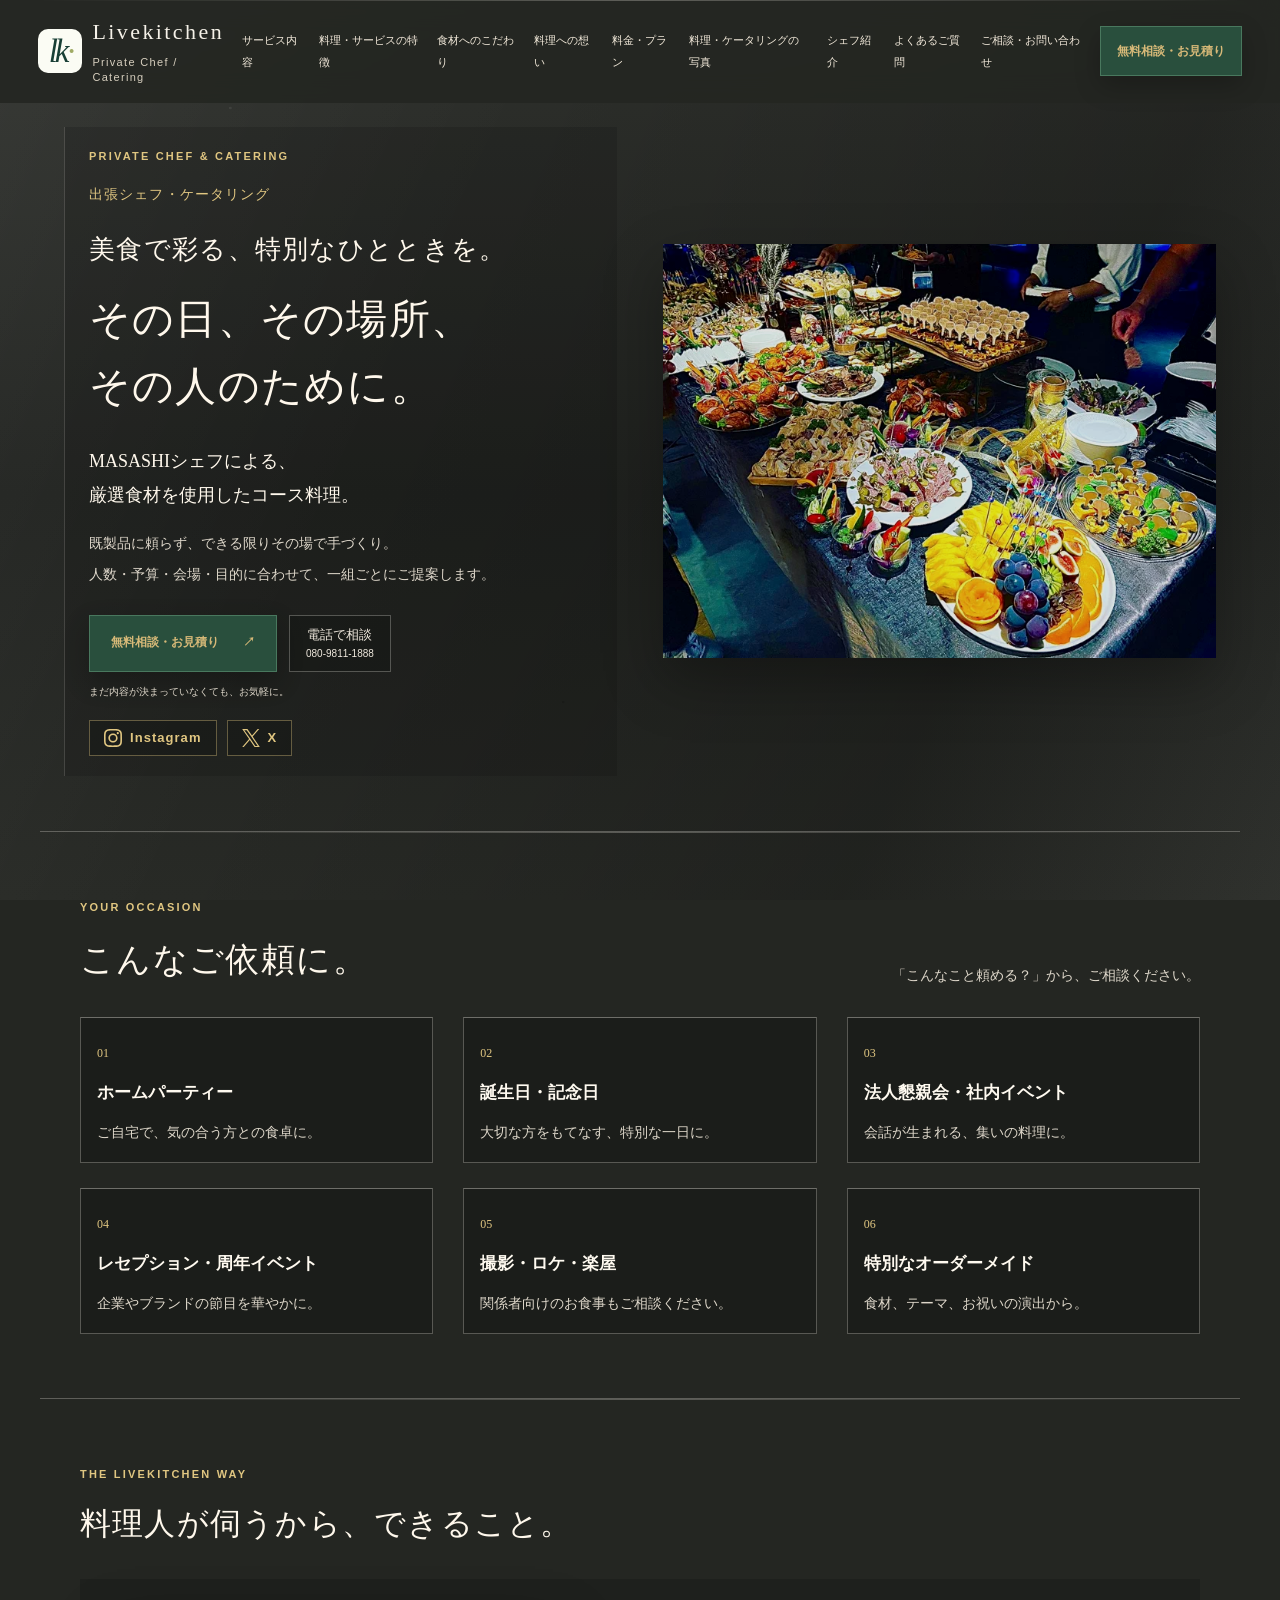
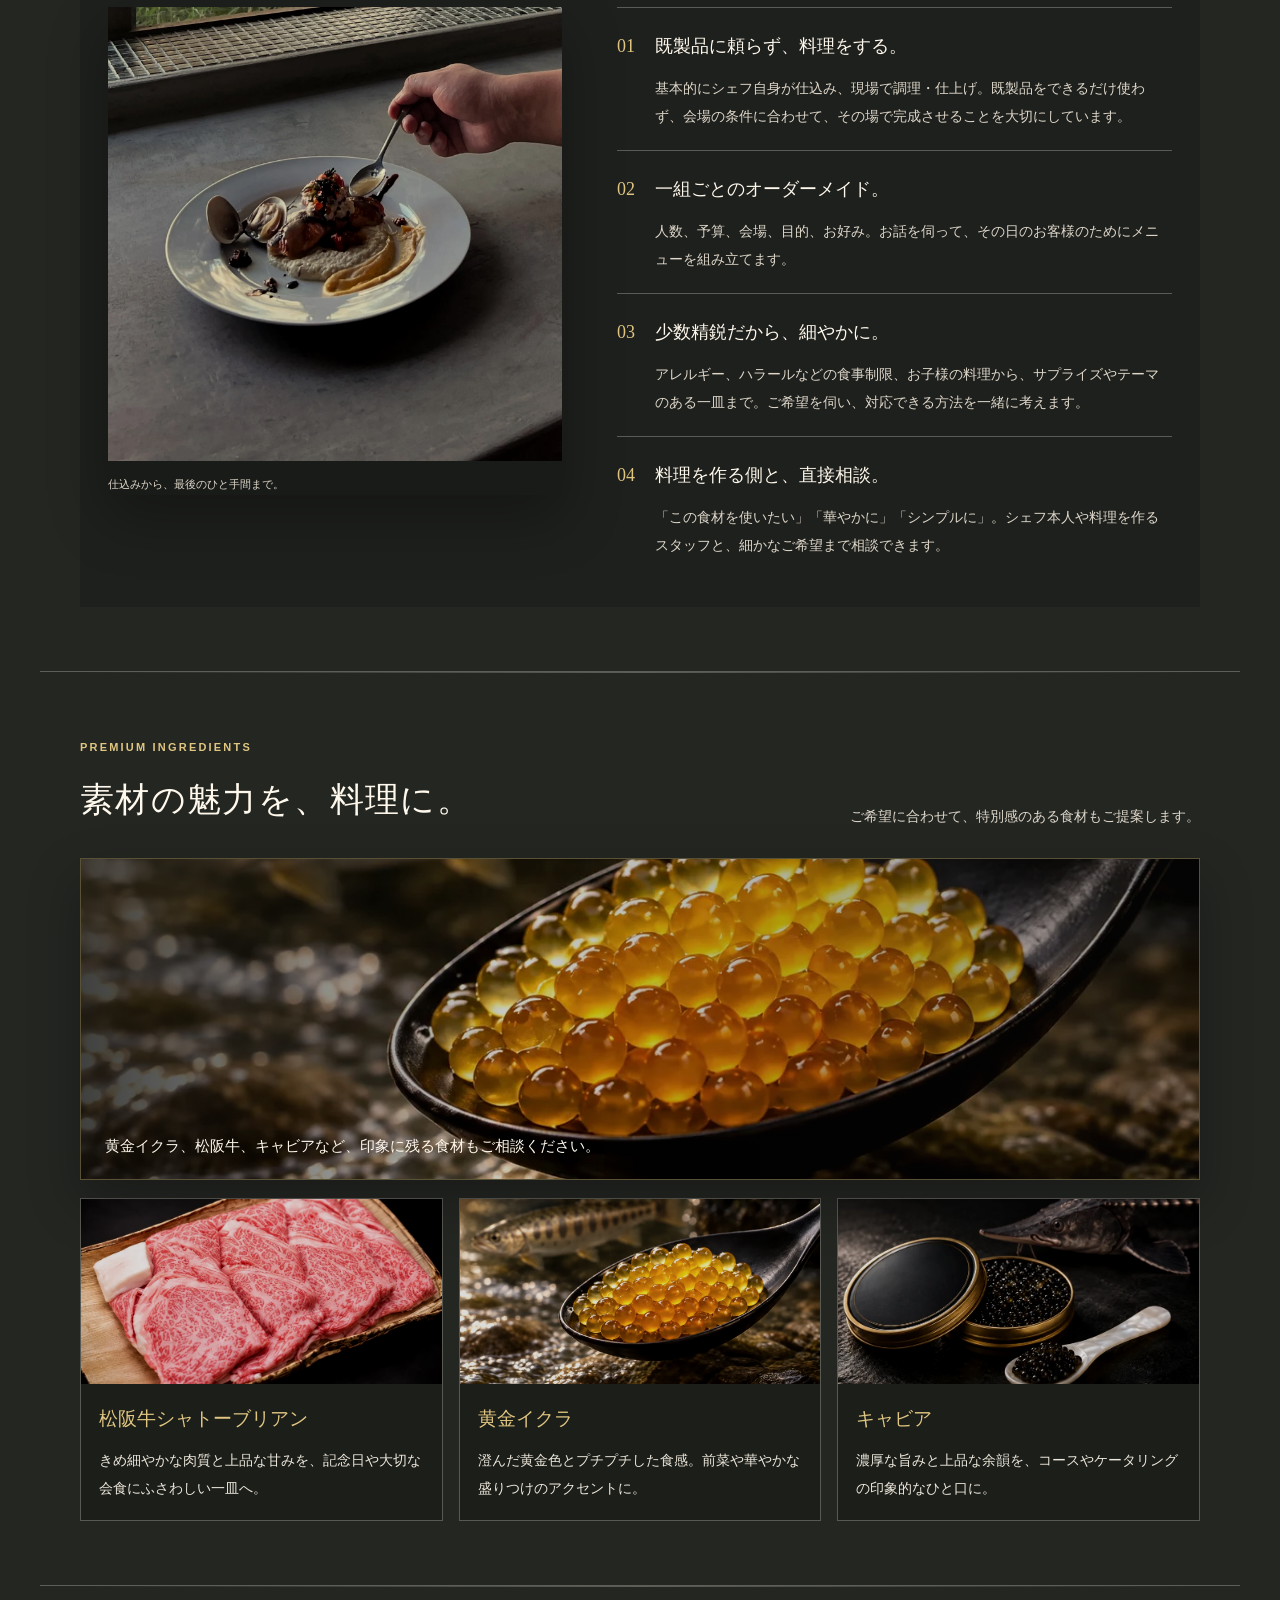
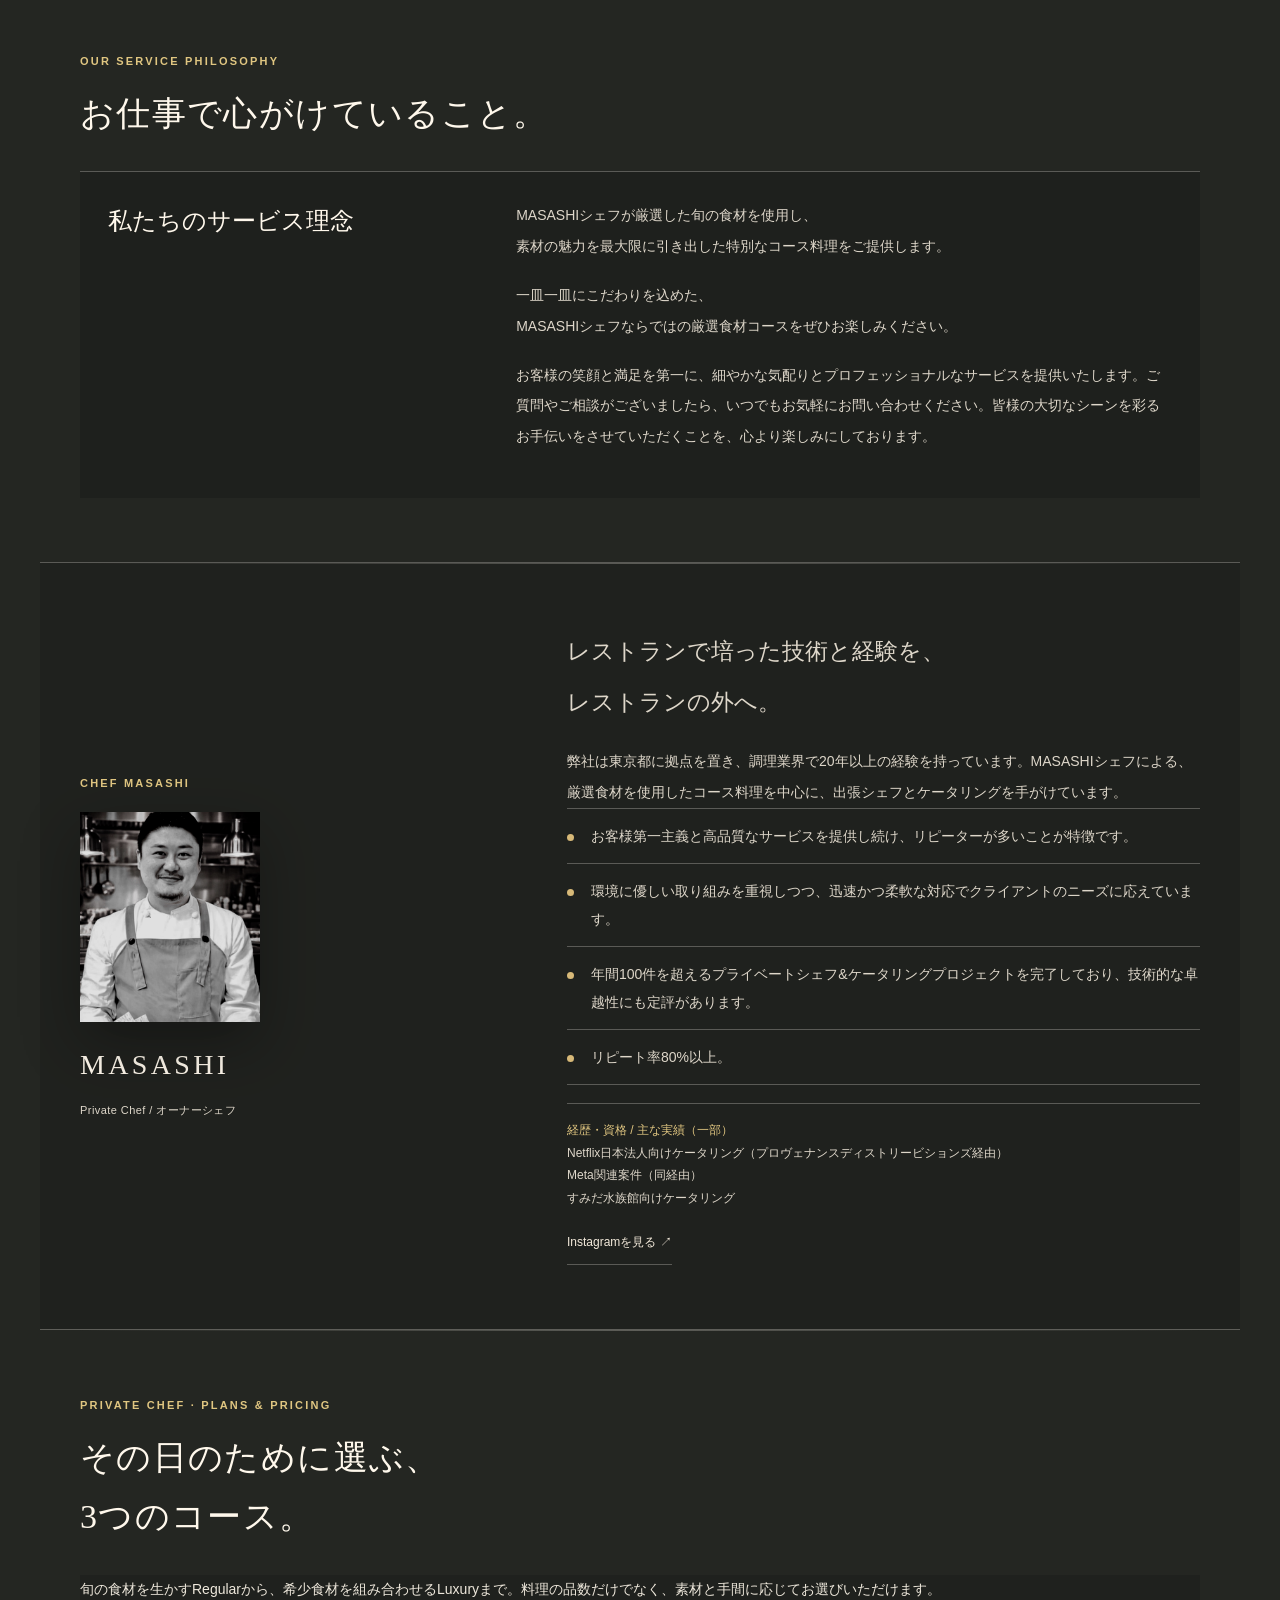
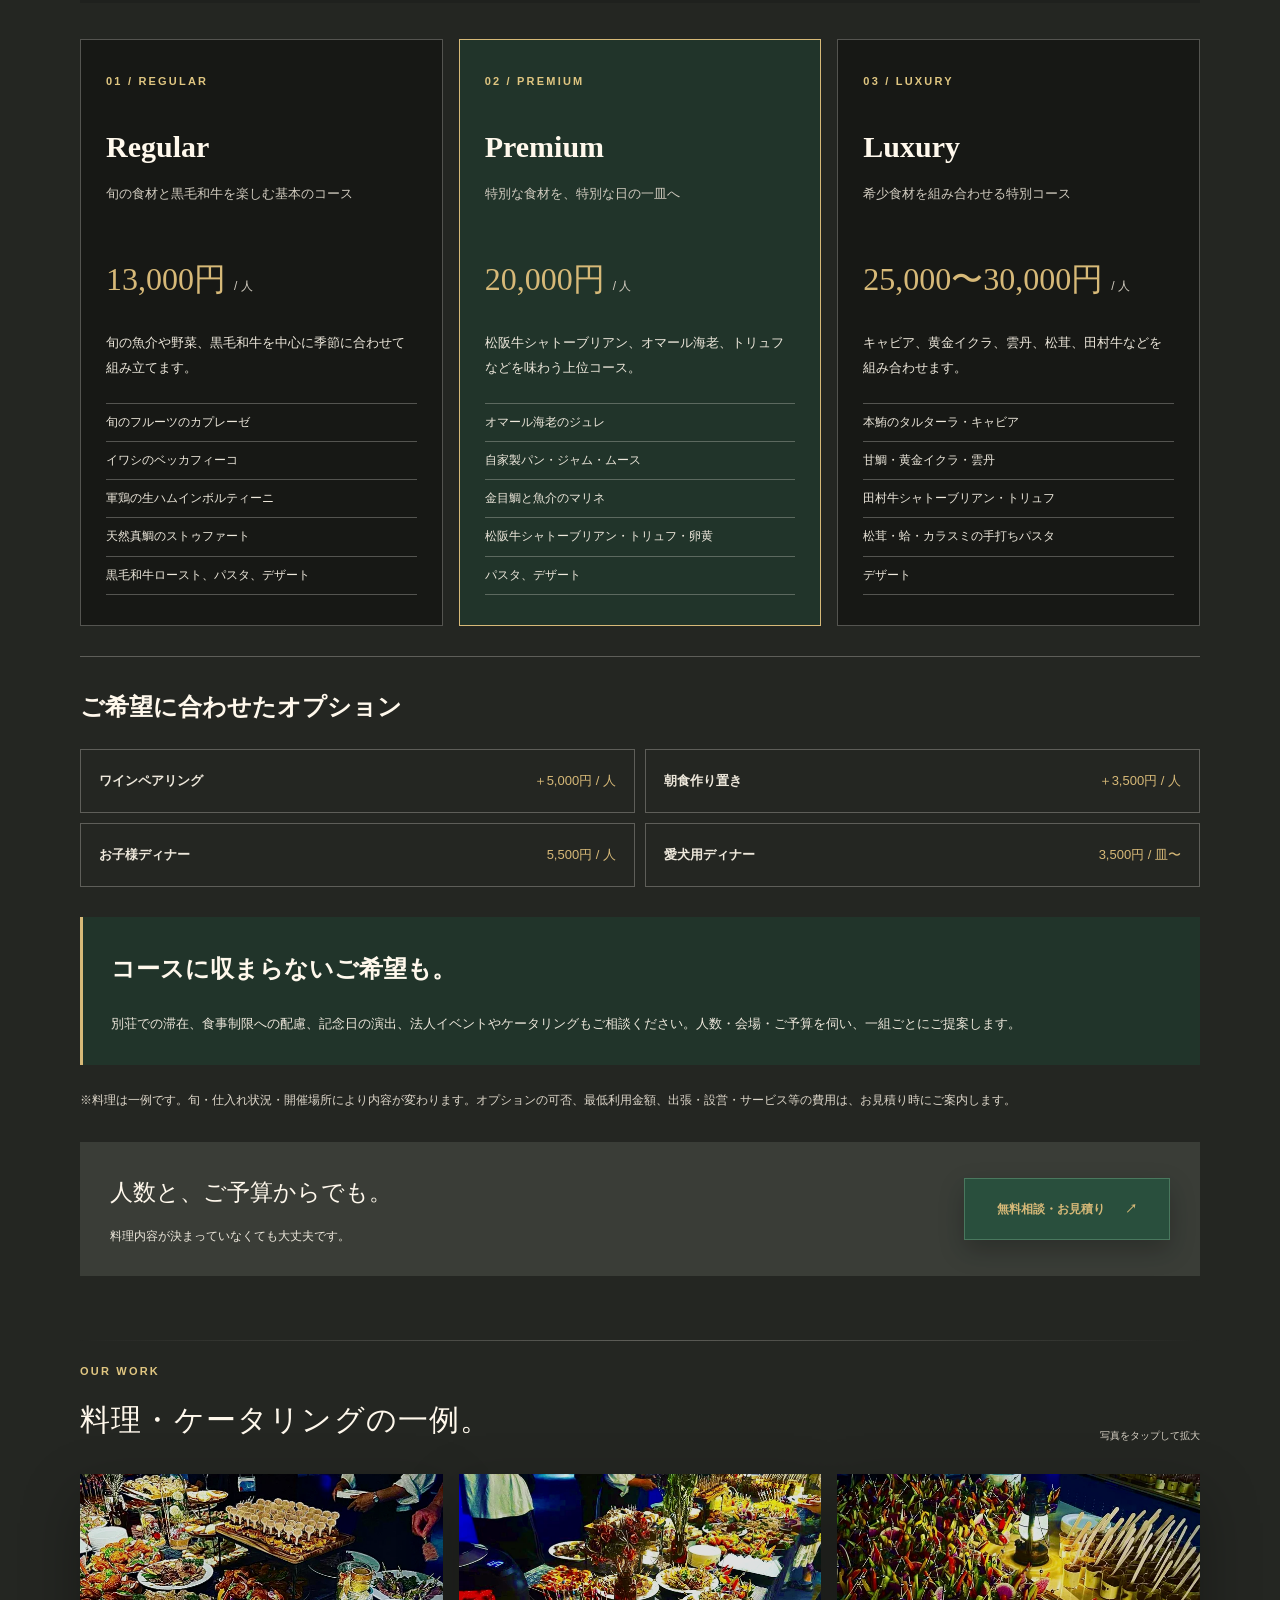
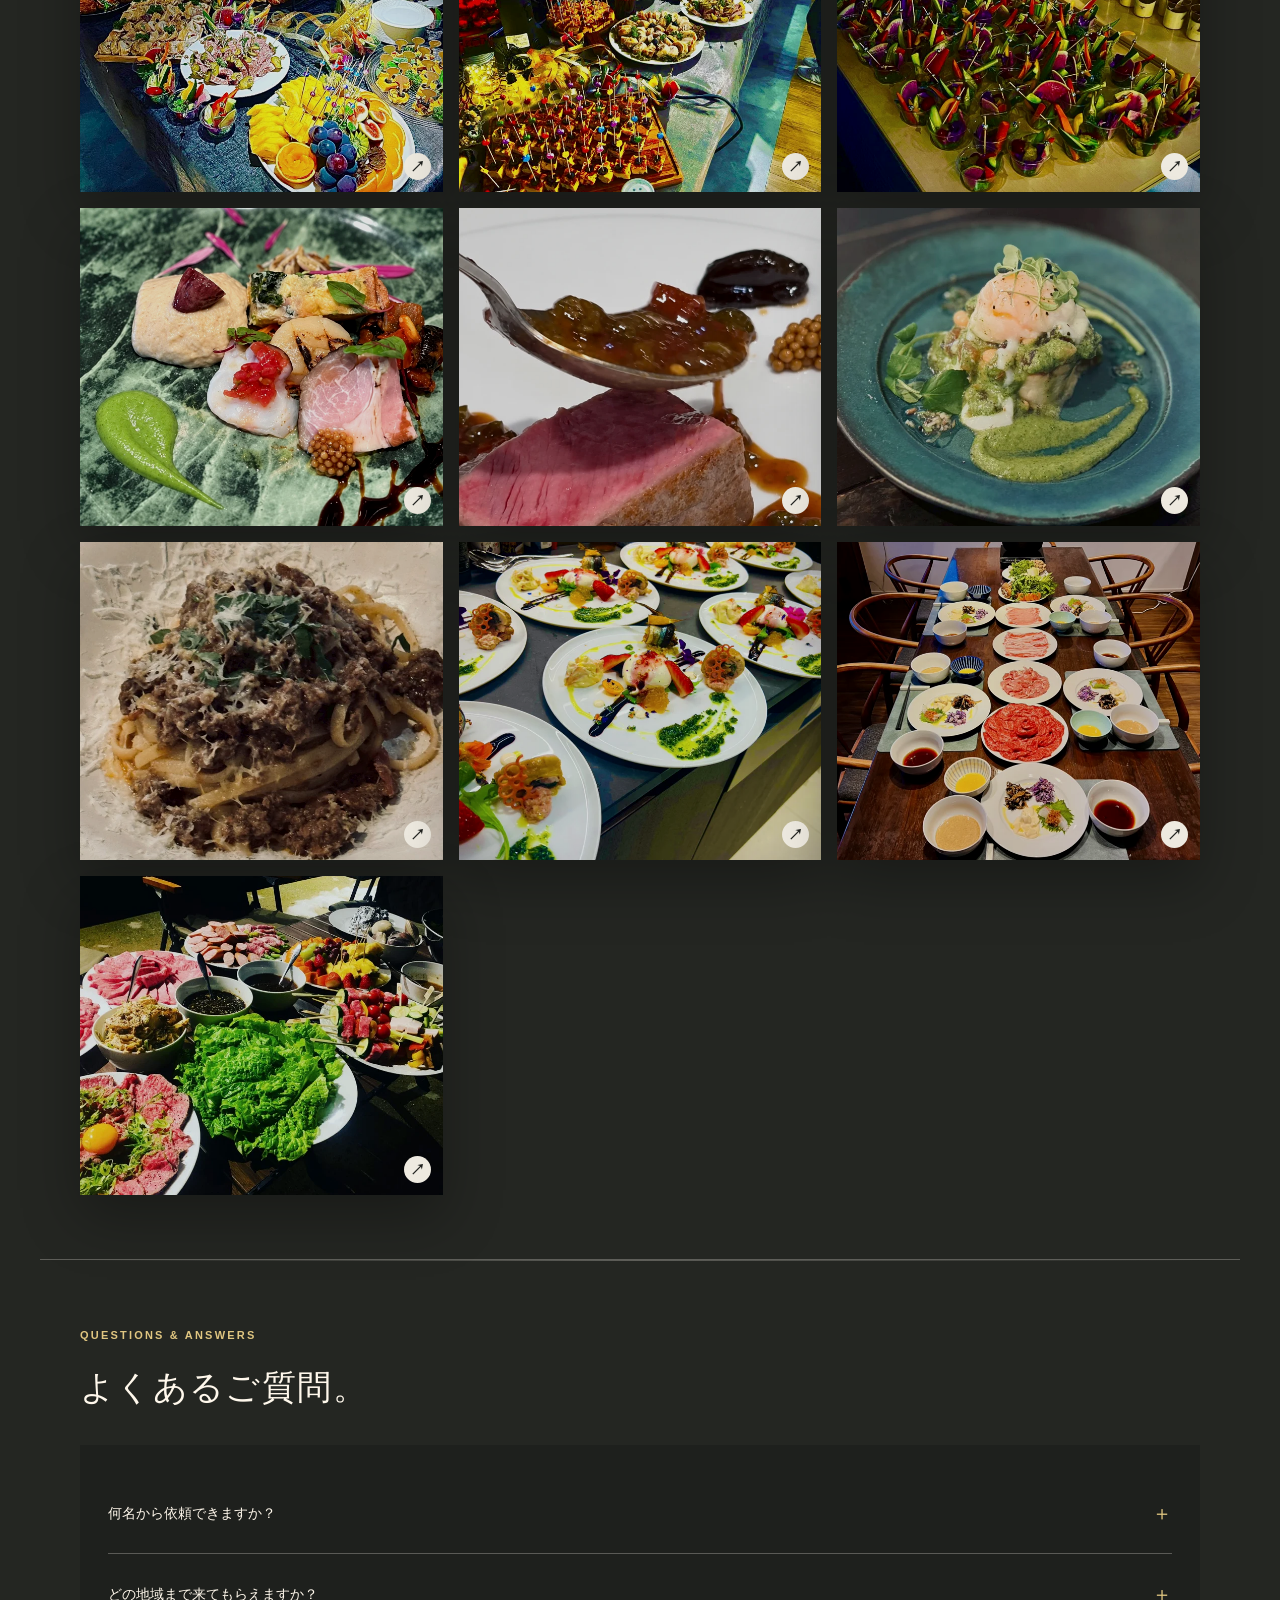
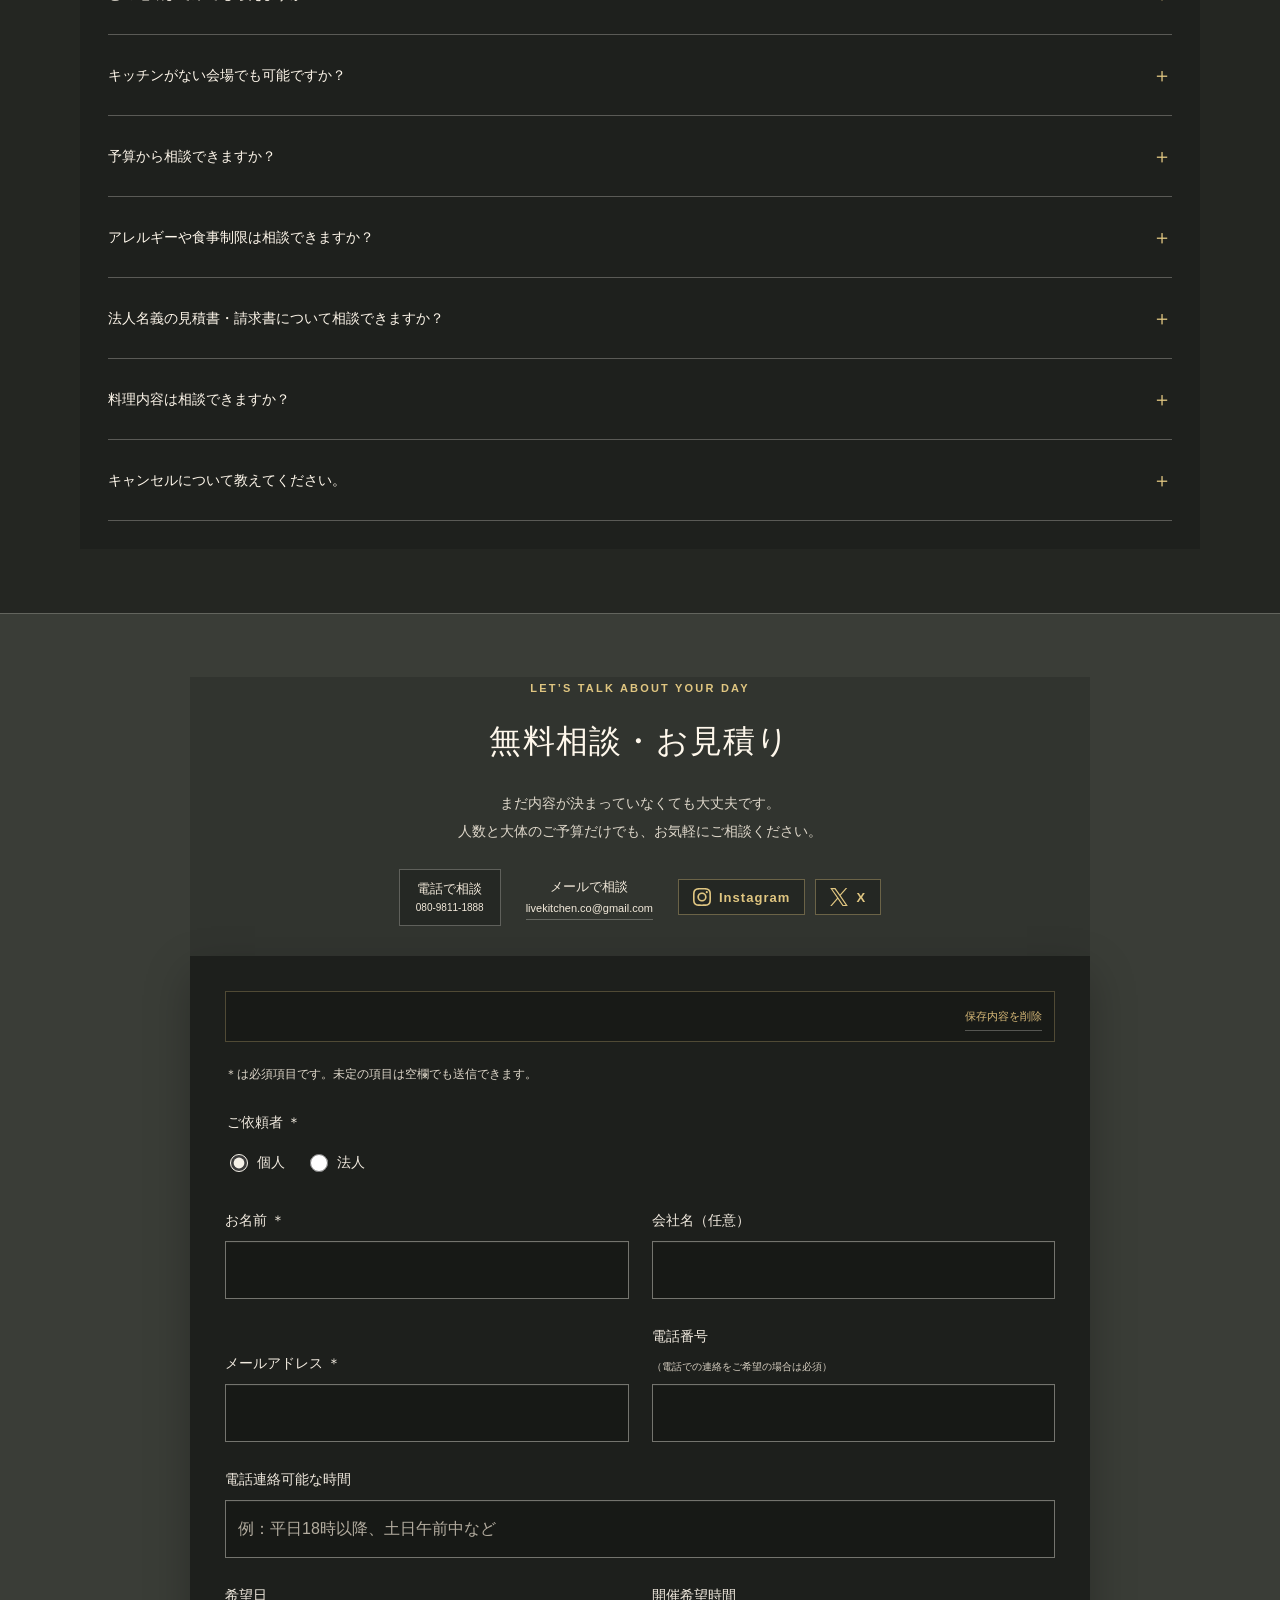
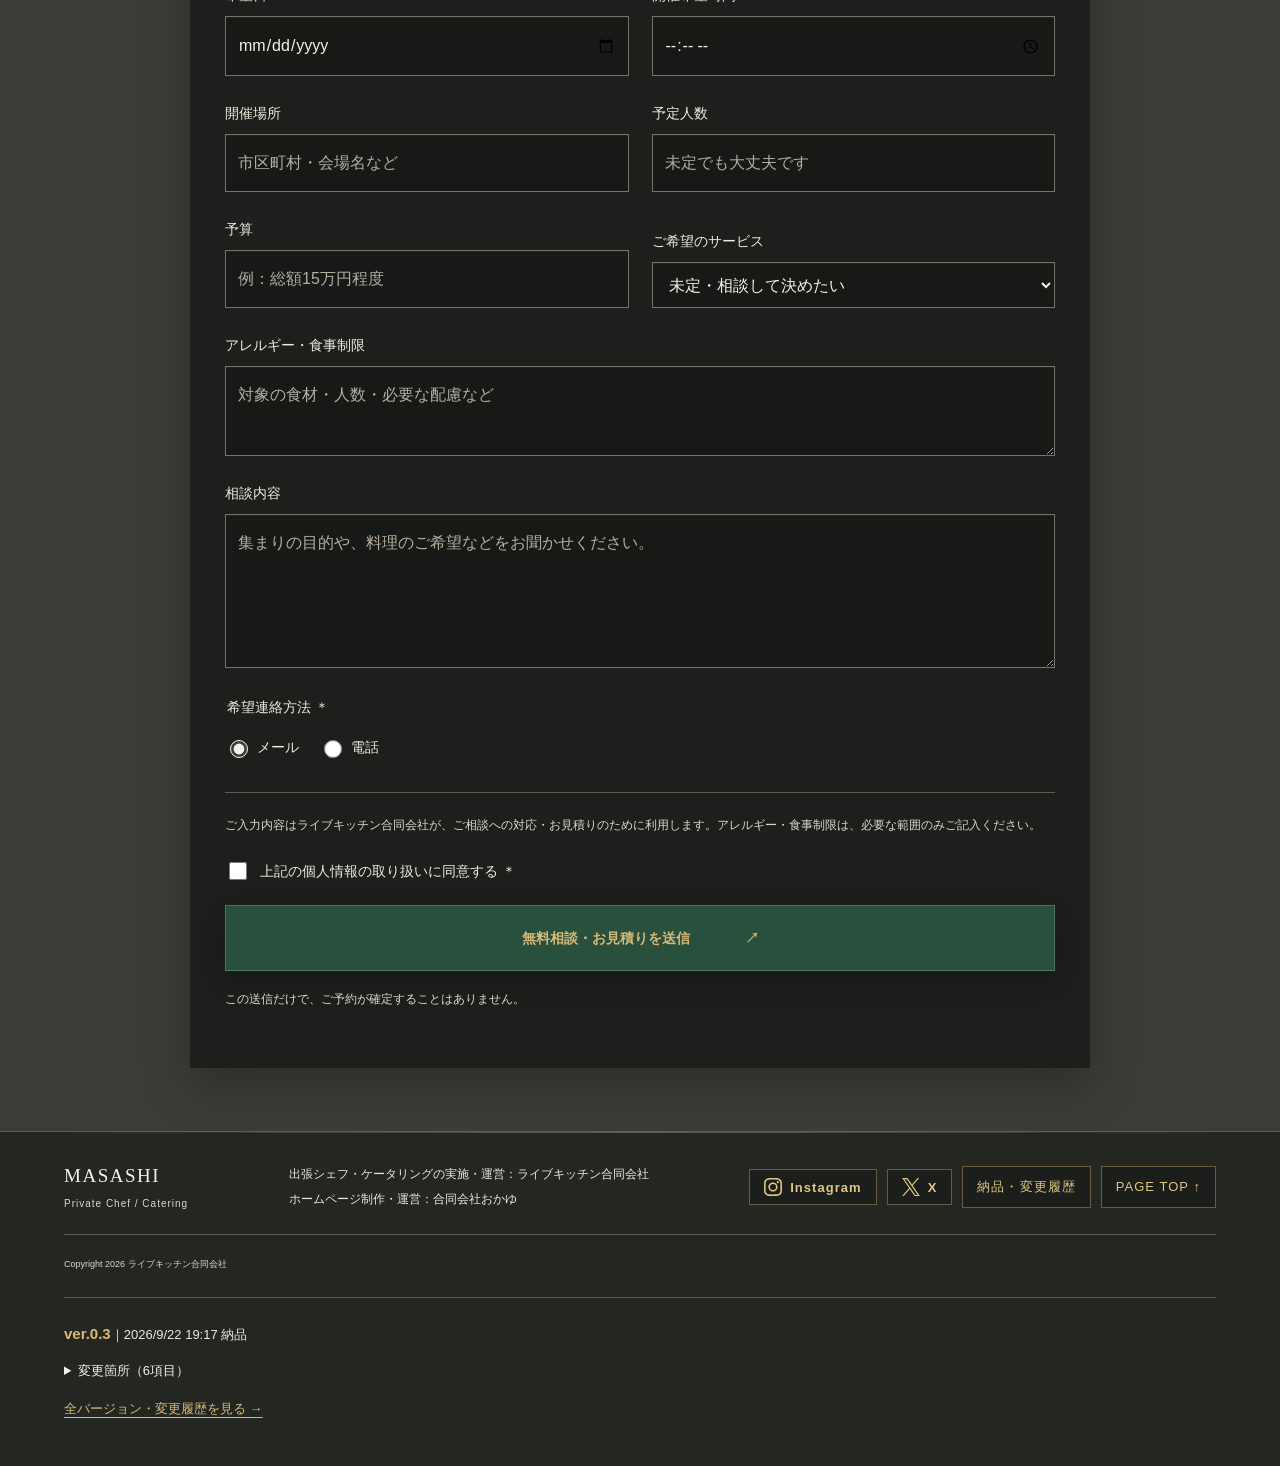
<file: snapshots/v0-3/index.html>
<!doctype html>
<html lang="ja"><head><meta name="robots" content="noindex,nofollow"><meta charset="utf-8"><meta name="viewport" content="width=device-width,initial-scale=1"><title>Livekitchen｜MASASHIの出張シェフ・ケータリング</title><meta name="description" content="MASASHIシェフによる、厳選食材を使用したコース料理を楽しめる出張シェフ・ケータリング。既製品に頼らず、できる限りその場で手づくり。法人イベント、ホームパーティー、記念日など、ご予算やご希望に合わせて一組ごとの料理をご提案します。"><meta name="theme-color" content="#242622"><link rel="canonical" href="https://kitchen.okayu-llc.jp/"><meta property="og:type" content="website"><meta property="og:locale" content="ja_JP"><meta property="og:site_name" content="Livekitchen"><meta property="og:title" content="Livekitchen｜MASASHIの出張シェフ・ケータリング"><meta property="og:description" content="その日、その場所、その人のために。MASASHIシェフによる、厳選食材を使用したコース料理。"><meta property="og:url" content="https://kitchen.okayu-llc.jp/"><meta property="og:image" content="https://kitchen.okayu-llc.jp/assets/masashi-dish-01.jpg"><meta property="og:image:alt" content="青緑の器に彩り豊かに盛りつけた一皿"><meta name="twitter:card" content="summary_large_image"><link rel="icon" href="assets/favicon.png" type="image/png"><link rel="apple-touch-icon" href="assets/apple-touch-icon.png"><link rel="stylesheet" href="style.css?v=29"><link rel="stylesheet" href="assets/delivery-footer.css"></head><body>
<a class="skip-link" href="#main">本文へ</a>
<header><a class="header-identity" href="#top" aria-label="Livekitchen トップ"><span class="site-logo cm-logo" aria-hidden="true">lk<span>·</span></span><span class="brand">Livekitchen<span>Private Chef / Catering</span></span></a><nav id="navigation" aria-label="メインナビゲーション"><a href="#services">サービス内容</a><a href="#cuisine">料理・サービスの特徴</a><a href="#ingredients">食材へのこだわり</a><a href="#philosophy">料理への想い</a><a href="#pricing">料金・プラン</a><a href="#works">料理・ケータリングの写真</a><a href="#about">シェフ紹介</a><a href="#faq">よくあるご質問</a><a href="#contact">ご相談・お問い合わせ</a></nav><a class="header-cta" href="#contact">無料相談・お見積り</a><button class="menu" type="button" aria-controls="navigation" aria-expanded="false" aria-label="メニューを開く"><span class="menu-lines" aria-hidden="true"><span></span><span></span></span></button></header>
<main id="main"><section id="top" class="hero"><div class="hero-copy"><p class="eyebrow">PRIVATE CHEF & CATERING</p><p class="service-kicker">出張シェフ・ケータリング</p><p class="hero-pr">美食で彩る、特別なひとときを。</p><h1>その日、その場所、<br>その人のために。</h1><p class="hero-value">MASASHIシェフによる、<br>厳選食材を使用したコース料理。</p><p class="hero-description">既製品に頼らず、できる限りその場で手づくり。<br>人数・予算・会場・目的に合わせて、一組ごとにご提案します。</p><div class="cta-pair"><a class="button" href="#contact">無料相談・お見積り <span>↗</span></a><a class="phone-cta" href="tel:08098111888">電話で相談<span>080-9811-1888</span></a></div><p class="cta-note">まだ内容が決まっていなくても、お気軽に。</p><div class="social-links"><a class="social-link social-link-instagram" href="https://www.instagram.com/marcy.cooking/" target="_blank" rel="noopener noreferrer" aria-label="Instagramを開く"><svg viewBox="0 0 24 24" aria-hidden="true"><path d="M7.03.084c-1.277.06-2.149.264-2.911.563-.789.308-1.458.72-2.123 1.388-.665.668-1.075 1.337-1.38 2.127-.296.764-.496 1.637-.552 2.914-.056 1.278-.069 1.688-.063 4.947.007 3.259.021 3.667.083 4.947.061 1.277.264 2.148.564 2.911.308.789.72 1.457 1.388 2.123.668.665 1.337 1.074 2.129 1.38.763.295 1.636.496 2.913.552 1.277.056 1.688.069 4.946.063 3.258-.007 3.668-.021 4.948-.082 1.28-.061 2.147-.265 2.91-.563.789-.309 1.458-.72 2.123-1.388.665-.668 1.075-1.338 1.38-2.129.296-.763.497-1.636.552-2.912.056-1.281.069-1.69.063-4.948-.006-3.258-.021-3.667-.082-4.946-.061-1.28-.264-2.149-.563-2.912-.308-.789-.72-1.457-1.388-2.123-.668-.665-1.338-1.074-2.128-1.38-.764-.296-1.636-.496-2.913-.552C15.647.009 15.236-.005 11.977.001 8.718.008 8.31.022 7.03.084m.14 21.693c-1.17-.051-1.805-.245-2.229-.408-.56-.216-.96-.477-1.382-.895-.422-.418-.681-.819-.9-1.378-.164-.424-.362-1.058-.417-2.228-.059-1.265-.072-1.644-.079-4.848-.007-3.204.005-3.583.061-4.848.05-1.169.246-1.805.408-2.228.216-.561.476-.96.895-1.382.419-.422.818-.681 1.378-.9.423-.165 1.058-.362 2.227-.417 1.266-.06 1.645-.072 4.848-.079 3.203-.007 3.584.005 4.85.061 1.169.051 1.805.244 2.228.408.561.216.96.475 1.382.895.422.419.682.818.9 1.379.165.422.362 1.056.417 2.226.06 1.266.074 1.645.08 4.848.005 3.203-.006 3.583-.061 4.848-.051 1.17-.245 1.806-.408 2.229-.216.56-.476.96-.896 1.381-.419.422-.818.681-1.378.9-.422.165-1.058.362-2.226.418-1.266.059-1.645.072-4.85.079-3.204.007-3.582-.006-4.848-.061M16.953 5.586a1.44 1.44 0 1 0 1.437-1.442 1.44 1.44 0 0 0-1.437 1.442M5.839 12.012c.006 3.403 2.77 6.156 6.173 6.149 3.403-.006 6.157-2.77 6.151-6.173-.007-3.403-2.771-6.156-6.174-6.15-3.403.007-6.156 2.772-6.15 6.174M8 12.008a4 4 0 1 1 4.008 3.992A4 4 0 0 1 8 12.008"/></svg><span>Instagram</span></a><a class="social-link social-link-x" href="https://x.com/livekitchen_co6" target="_blank" rel="noopener noreferrer" aria-label="Xを開く"><svg viewBox="0 0 24 24" aria-hidden="true"><path d="M14.234 10.162 22.977 0h-2.072l-7.591 8.824L7.251 0H.258l9.168 13.343L.258 24H2.33l8.016-9.318L16.749 24h6.993zm-2.837 3.299-.929-1.329L3.076 1.56h3.182l5.965 8.532.929 1.329 7.754 11.09h-3.182z"/></svg><span>X</span></a></div></div><figure class="hero-photo"><img src="assets/plated-green.webp?v=01" srcset="assets/plated-green-thumb.webp?v=01 720w, assets/plated-green.webp?v=01 1440w" sizes="(max-width:650px) 100vw, 48vw" alt="青緑の器に、彩り豊かに盛りつけた一皿" fetchpriority="high" width="1440" height="1085"></figure></section>
<section id="services" class="section occasions"><div class="section-heading"><div><p class="eyebrow">YOUR OCCASION</p><h2>こんなご依頼に。</h2></div><p>「こんなこと頼める？」から、ご相談ください。</p></div><div class="occasion-grid"><article><span>01</span><h3>ホームパーティー</h3><p>ご自宅で、気の合う方との食卓に。</p></article><article><span>02</span><h3>誕生日・記念日</h3><p>大切な方をもてなす、特別な一日に。</p></article><article><span>03</span><h3>法人懇親会・社内イベント</h3><p>会話が生まれる、集いの料理に。</p></article><article><span>04</span><h3>レセプション・周年イベント</h3><p>企業やブランドの節目を華やかに。</p></article><article><span>05</span><h3>撮影・ロケ・楽屋</h3><p>関係者向けのお食事もご相談ください。</p></article><article><span>06</span><h3>特別なオーダーメイド</h3><p>食材、テーマ、お祝いの演出から。</p></article></div></section>
<section id="cuisine" class="cuisine section"><div class="section-heading"><div><p class="eyebrow">THE LIVEKITCHEN WAY</p><h2>料理人が伺うから、できること。</h2></div></div><div class="reason-layout"><figure><img src="assets/chef-finishing.webp" alt="会場で一皿の盛りつけを仕上げる手元" width="1080" height="1080" loading="lazy"><figcaption>仕込みから、最後のひと手間まで。</figcaption></figure><div class="reasons"><article><span>01</span><div><h3>既製品に頼らず、料理をする。</h3><p>基本的にシェフ自身が仕込み、現場で調理・仕上げ。既製品をできるだけ使わず、会場の条件に合わせて、その場で完成させることを大切にしています。</p></div></article><article><span>02</span><div><h3>一組ごとのオーダーメイド。</h3><p>人数、予算、会場、目的、お好み。お話を伺って、その日のお客様のためにメニューを組み立てます。</p></div></article><article><span>03</span><div><h3>少数精鋭だから、細やかに。</h3><p>アレルギー、ハラールなどの食事制限、お子様の料理から、サプライズやテーマのある一皿まで。ご希望を伺い、対応できる方法を一緒に考えます。</p></div></article><article><span>04</span><div><h3>料理を作る側と、直接相談。</h3><p>「この食材を使いたい」「華やかに」「シンプルに」。シェフ本人や料理を作るスタッフと、細かなご希望まで相談できます。</p></div></article></div></div></section>
<section id="ingredients" class="ingredients section"><div class="section-heading"><div><p class="eyebrow">PREMIUM INGREDIENTS</p><h2>素材の魅力を、料理に。</h2></div><p>ご希望に合わせて、特別感のある食材もご提案します。</p></div><figure class="ingredient-banner"><img src="assets/ingredient-golden-ikura.webp" alt="黄金イクラを黒いスプーンに盛りつけた素材写真" width="1200" height="900" loading="lazy"><figcaption>黄金イクラ、松阪牛、キャビアなど、印象に残る食材もご相談ください。</figcaption></figure><div class="ingredient-notes"><article><img src="assets/ingredient-matsusaka-beef.webp" alt="松阪牛シャトーブリアン" width="900" height="675" loading="lazy"><span>松阪牛シャトーブリアン</span><p>きめ細やかな肉質と上品な甘みを、記念日や大切な会食にふさわしい一皿へ。</p></article><article><img src="assets/ingredient-golden-ikura.webp" alt="黄金イクラ" width="1200" height="900" loading="lazy"><span>黄金イクラ</span><p>澄んだ黄金色とプチプチした食感。前菜や華やかな盛りつけのアクセントに。</p></article><article><img src="assets/ingredient-caviar.webp" alt="キャビア" width="900" height="675" loading="lazy"><span>キャビア</span><p>濃厚な旨みと上品な余韻を、コースやケータリングの印象的なひと口に。</p></article></div></section>
<section id="philosophy" class="philosophy section"><div class="section-heading"><div><p class="eyebrow">OUR SERVICE PHILOSOPHY</p><h2>お仕事で心がけていること。</h2></div></div><div class="philosophy-layout"><p class="chef-lead">私たちのサービス理念</p><div class="philosophy-copy"><p>MASASHIシェフが厳選した旬の食材を使用し、<br>素材の魅力を最大限に引き出した特別なコース料理をご提供します。</p><p>一皿一皿にこだわりを込めた、<br>MASASHIシェフならではの厳選食材コースをぜひお楽しみください。</p><p>お客様の笑顔と満足を第一に、細やかな気配りとプロフェッショナルなサービスを提供いたします。ご質問やご相談がございましたら、いつでもお気軽にお問い合わせください。皆様の大切なシーンを彩るお手伝いをさせていただくことを、心より楽しみにしております。</p></div></div></section>
<section id="about" class="about section"><div><p class="eyebrow">CHEF MASASHI</p><img class="chef-portrait" src="assets/chef-masashi.jpg?v=11" alt="オーナーシェフ MASASHI" width="1024" height="1536" loading="lazy"><h2>MASASHI<span class="about-nickname">Private Chef / オーナーシェフ</span></h2></div><div class="about-copy"><p class="chef-lead">レストランで培った技術と経験を、<br>レストランの外へ。</p><p>弊社は東京都に拠点を置き、調理業界で20年以上の経験を持っています。MASASHIシェフによる、厳選食材を使用したコース料理を中心に、出張シェフとケータリングを手がけています。</p><ul class="company-points"><li>お客様第一主義と高品質なサービスを提供し続け、リピーターが多いことが特徴です。</li><li>環境に優しい取り組みを重視しつつ、迅速かつ柔軟な対応でクライアントのニーズに応えています。</li><li>年間100件を超えるプライベートシェフ&ケータリングプロジェクトを完了しており、技術的な卓越性にも定評があります。</li><li>リピート率80%以上。</li></ul><p class="profile-achievements"><strong>経歴・資格 / 主な実績（一部）</strong><br>Netflix日本法人向けケータリング（プロヴェナンスディストリービションズ経由）<br>Meta関連案件（同経由）<br>すみだ水族館向けケータリング</p><a class="text-link" href="https://www.instagram.com/marcy.cooking/" target="_blank" rel="noopener noreferrer">Instagramを見る ↗</a></div></section>
<section id="pricing" class="pricing section"><div class="section-heading"><div><p class="eyebrow">PRIVATE CHEF · PLANS &amp; PRICING</p><h2>その日のために選ぶ、<br>3つのコース。</h2></div></div><p class="pricing-intro">旬の食材を生かすRegularから、希少食材を組み合わせるLuxuryまで。料理の品数だけでなく、素材と手間に応じてお選びいただけます。</p><div class="chef-course-grid">
<article class="chef-course"><p class="eyebrow">01 / REGULAR</p><h3>Regular</h3><p class="chef-course-sub">旬の食材と黒毛和牛を楽しむ基本のコース</p><p class="chef-course-price">13,000円 <span>/ 人</span></p><p>旬の魚介や野菜、黒毛和牛を中心に季節に合わせて組み立てます。</p><ul><li>旬のフルーツのカプレーゼ</li><li>イワシのベッカフィーコ</li><li>軍鶏の生ハムインボルティーニ</li><li>天然真鯛のストゥファート</li><li>黒毛和牛ロースト、パスタ、デザート</li></ul></article>
<article class="chef-course chef-course-featured"><p class="eyebrow">02 / PREMIUM</p><h3>Premium</h3><p class="chef-course-sub">特別な食材を、特別な日の一皿へ</p><p class="chef-course-price">20,000円 <span>/ 人</span></p><p>松阪牛シャトーブリアン、オマール海老、トリュフなどを味わう上位コース。</p><ul><li>オマール海老のジュレ</li><li>自家製パン・ジャム・ムース</li><li>金目鯛と魚介のマリネ</li><li>松阪牛シャトーブリアン・トリュフ・卵黄</li><li>パスタ、デザート</li></ul></article>
<article class="chef-course"><p class="eyebrow">03 / LUXURY</p><h3>Luxury</h3><p class="chef-course-sub">希少食材を組み合わせる特別コース</p><p class="chef-course-price">25,000〜30,000円 <span>/ 人</span></p><p>キャビア、黄金イクラ、雲丹、松茸、田村牛などを組み合わせます。</p><ul><li>本鮪のタルターラ・キャビア</li><li>甘鯛・黄金イクラ・雲丹</li><li>田村牛シャトーブリアン・トリュフ</li><li>松茸・蛤・カラスミの手打ちパスタ</li><li>デザート</li></ul></article></div>
<div class="chef-options"><h3>ご希望に合わせたオプション</h3><div class="chef-option-grid"><p><strong>ワインペアリング</strong><span>＋5,000円 / 人</span></p><p><strong>朝食作り置き</strong><span>＋3,500円 / 人</span></p><p><strong>お子様ディナー</strong><span>5,500円 / 人</span></p><p><strong>愛犬用ディナー</strong><span>3,500円 / 皿〜</span></p></div></div>
<div class="chef-bespoke"><h3>コースに収まらないご希望も。</h3><p>別荘での滞在、食事制限への配慮、記念日の演出、法人イベントやケータリングもご相談ください。人数・会場・ご予算を伺い、一組ごとにご提案します。</p></div><p class="price-note">※料理は一例です。旬・仕入れ状況・開催場所により内容が変わります。オプションの可否、最低利用金額、出張・設営・サービス等の費用は、お見積り時にご案内します。</p><div class="mid-cta"><div><h3>人数と、ご予算からでも。</h3><p>料理内容が決まっていなくても大丈夫です。</p></div><a class="button" href="#contact">無料相談・お見積り <span>↗</span></a></div></section>
<section id="works" class="photo-gallery section"><div class="section-heading"><div><p class="eyebrow">OUR WORK</p><h2>料理・ケータリングの一例。</h2></div><span class="gallery-note">写真をタップして拡大</span></div><div class="photo-grid"><button class="photo-tile" type="button" data-photo="assets/gallery-01.webp" data-caption="彩り豊かな料理が並ぶケータリングテーブル" aria-label="彩り豊かな料理が並ぶケータリングテーブルを拡大"><img src="assets/gallery-01-thumb.webp" alt="彩り豊かな料理が並ぶケータリングテーブル" width="720" height="720" loading="lazy"><span aria-hidden="true">↗</span></button><button class="photo-tile" type="button" data-photo="assets/gallery-02.webp" data-caption="さまざまな料理を並べたビュッフェ" aria-label="さまざまな料理を並べたビュッフェを拡大"><img src="assets/gallery-02-thumb.webp" alt="さまざまな料理を並べたビュッフェ" width="720" height="720" loading="lazy"><span aria-hidden="true">↗</span></button><button class="photo-tile" type="button" data-photo="assets/gallery-03.webp" data-caption="色とりどりのフィンガーフード" aria-label="色とりどりのフィンガーフードを拡大"><img src="assets/gallery-03-thumb.webp" alt="色とりどりのフィンガーフード" width="720" height="720" loading="lazy"><span aria-hidden="true">↗</span></button><button class="photo-tile" type="button" data-photo="assets/gallery-04.webp?v=clean1" data-caption="緑の器に盛りつけた前菜" aria-label="緑の器に盛りつけた前菜を拡大"><img src="assets/gallery-04-thumb.webp?v=clean1" alt="緑の器に盛りつけた前菜" width="720" height="720" loading="lazy"><span aria-hidden="true">↗</span></button><button class="photo-tile" type="button" data-photo="assets/gallery-05.webp?v=clean1" data-caption="ソースを添えた肉料理" aria-label="ソースを添えた肉料理を拡大"><img src="assets/gallery-05-thumb.webp?v=clean1" alt="ソースを添えた肉料理" width="720" height="720" loading="lazy"><span aria-hidden="true">↗</span></button><button class="photo-tile" type="button" data-photo="assets/gallery-06.webp" data-caption="青緑の器に盛りつけた一皿" aria-label="青緑の器に盛りつけた一皿を拡大"><img src="assets/gallery-06-thumb.webp" alt="青緑の器に盛りつけた一皿" width="720" height="720" loading="lazy"><span aria-hidden="true">↗</span></button><button class="photo-tile" type="button" data-photo="assets/gallery-07.webp" data-caption="肉とハーブを添えたパスタ" aria-label="肉とハーブを添えたパスタを拡大"><img src="assets/gallery-07-thumb.webp" alt="肉とハーブを添えたパスタ" width="720" height="720" loading="lazy"><span aria-hidden="true">↗</span></button><button class="photo-tile" type="button" data-photo="assets/gallery-08.webp" data-caption="彩り豊かなコース料理の盛りつけ" aria-label="彩り豊かなコース料理の盛りつけを拡大"><img src="assets/gallery-08-thumb.webp" alt="彩り豊かなコース料理の盛りつけ" width="720" height="720" loading="lazy"><span aria-hidden="true">↗</span></button><button class="photo-tile" type="button" data-photo="assets/gallery-09.webp" data-caption="食卓に並ぶ料理の数々" aria-label="食卓に並ぶ料理の数々を拡大"><img src="assets/gallery-09-thumb.webp" alt="食卓に並ぶ料理の数々" width="720" height="720" loading="lazy"><span aria-hidden="true">↗</span></button><button class="photo-tile" type="button" data-photo="assets/gallery-10.webp" data-caption="肉や野菜を並べたパーティーの食卓" aria-label="肉や野菜を並べたパーティーの食卓を拡大"><img src="assets/gallery-10-thumb.webp" alt="肉や野菜を並べたパーティーの食卓" width="720" height="720" loading="lazy"><span aria-hidden="true">↗</span></button></div></section>

<section id="faq" class="faq section"><div class="section-heading"><div><p class="eyebrow">QUESTIONS & ANSWERS</p><h2>よくあるご質問。</h2></div></div><div class="faq-list"><details><summary>何名から依頼できますか？<span aria-hidden="true">＋</span></summary><p>ご希望人数をお知らせください。出張先や料理内容を伺い、対応できるプランをご案内します。</p></details><details><summary>どの地域まで来てもらえますか？<span aria-hidden="true">＋</span></summary><p>開催場所を添えてご相談ください。日程・移動距離・会場条件を確認して、対応可否と出張にかかる費用をご案内します。</p></details><details><summary>キッチンがない会場でも可能ですか？<span aria-hidden="true">＋</span></summary><p>設備や搬入条件によって、提供できる料理や仕上げ方が変わります。キッチン・電源・水道など、分かる範囲で会場の状況をお知らせください。</p></details><details><summary>予算から相談できますか？<span aria-hidden="true">＋</span></summary><p>はい。人数とおおよそのご予算からご相談いただけます。料理内容や提供方法を、ご予算に合わせてご提案します。</p></details><details><summary>アレルギーや食事制限は相談できますか？<span aria-hidden="true">＋</span></summary><p>事前にご相談ください。対象食材や必要な配慮を確認し、対応可否をご案内します。ハラールなどの食事制限も、必要条件を伺って個別に確認します。すべての制限への対応や、微量混入の防止を一律に保証するものではありません。</p></details><details><summary>法人名義の見積書・請求書について相談できますか？<span aria-hidden="true">＋</span></summary><p>必要な書類・宛名・お支払い条件をお知らせください。発行内容や手続きについて、ご依頼前に確認してご案内します。</p></details><details><summary>料理内容は相談できますか？<span aria-hidden="true">＋</span></summary><p>はい。好きな食材、苦手なもの、お子様向けの料理、お祝いの演出など、料理を作る側と直接ご相談いただけます。</p></details><details><summary>キャンセルについて教えてください。<span aria-hidden="true">＋</span></summary><p>日程変更・キャンセルの条件は、ご依頼内容に応じてお見積り時にご案内します。内容をご確認のうえ、お申し込みください。</p></details></div></section>
<section id="contact" class="contact"><div class="contact-inner"><p class="eyebrow">LET’S TALK ABOUT YOUR DAY</p><h2>無料相談・お見積り</h2><p class="contact-intro">まだ内容が決まっていなくても大丈夫です。<br>人数と大体のご予算だけでも、お気軽にご相談ください。</p><div class="contact-alternatives"><a class="phone-cta" href="tel:08098111888">電話で相談<span>080-9811-1888</span></a><a class="email-cta" href="mailto:livekitchen.co@gmail.com">メールで相談<span>livekitchen.co@gmail.com</span></a><span class="contact-social"><a class="social-link social-link-instagram" href="https://www.instagram.com/marcy.cooking/" target="_blank" rel="noopener noreferrer" aria-label="Instagramを開く"><svg viewBox="0 0 24 24" aria-hidden="true"><path d="M7.03.084c-1.277.06-2.149.264-2.911.563-.789.308-1.458.72-2.123 1.388-.665.668-1.075 1.337-1.38 2.127-.296.764-.496 1.637-.552 2.914-.056 1.278-.069 1.688-.063 4.947.007 3.259.021 3.667.083 4.947.061 1.277.264 2.148.564 2.911.308.789.72 1.457 1.388 2.123.668.665 1.337 1.074 2.129 1.38.763.295 1.636.496 2.913.552 1.277.056 1.688.069 4.946.063 3.258-.007 3.668-.021 4.948-.082 1.28-.061 2.147-.265 2.91-.563.789-.309 1.458-.72 2.123-1.388.665-.668 1.075-1.338 1.38-2.129.296-.763.497-1.636.552-2.912.056-1.281.069-1.69.063-4.948-.006-3.258-.021-3.667-.082-4.946-.061-1.28-.264-2.149-.563-2.912-.308-.789-.72-1.457-1.388-2.123-.668-.665-1.338-1.074-2.128-1.38-.764-.296-1.636-.496-2.913-.552C15.647.009 15.236-.005 11.977.001 8.718.008 8.31.022 7.03.084m.14 21.693c-1.17-.051-1.805-.245-2.229-.408-.56-.216-.96-.477-1.382-.895-.422-.418-.681-.819-.9-1.378-.164-.424-.362-1.058-.417-2.228-.059-1.265-.072-1.644-.079-4.848-.007-3.204.005-3.583.061-4.848.05-1.169.246-1.805.408-2.228.216-.561.476-.96.895-1.382.419-.422.818-.681 1.378-.9.423-.165 1.058-.362 2.227-.417 1.266-.06 1.645-.072 4.848-.079 3.203-.007 3.584.005 4.85.061 1.169.051 1.805.244 2.228.408.561.216.96.475 1.382.895.422.419.682.818.9 1.379.165.422.362 1.056.417 2.226.06 1.266.074 1.645.08 4.848.005 3.203-.006 3.583-.061 4.848-.051 1.17-.245 1.806-.408 2.229-.216.56-.476.96-.896 1.381-.419.422-.818.681-1.378.9-.422.165-1.058.362-2.226.418-1.266.059-1.645.072-4.85.079-3.204.007-3.582-.006-4.848-.061M16.953 5.586a1.44 1.44 0 1 0 1.437-1.442 1.44 1.44 0 0 0-1.437 1.442M5.839 12.012c.006 3.403 2.77 6.156 6.173 6.149 3.403-.006 6.157-2.77 6.151-6.173-.007-3.403-2.771-6.156-6.174-6.15-3.403.007-6.156 2.772-6.15 6.174M8 12.008a4 4 0 1 1 4.008 3.992A4 4 0 0 1 8 12.008"/></svg><span>Instagram</span></a><a class="social-link social-link-x" href="https://x.com/livekitchen_co6" target="_blank" rel="noopener noreferrer" aria-label="Xを開く"><svg viewBox="0 0 24 24" aria-hidden="true"><path d="M14.234 10.162 22.977 0h-2.072l-7.591 8.824L7.251 0H.258l9.168 13.343L.258 24H2.33l8.016-9.318L16.749 24h6.993zm-2.837 3.299-.929-1.329L3.076 1.56h3.182l5.965 8.532.929 1.329 7.754 11.09h-3.182z"/></svg><span>X</span></a></span></div>
<form id="inquiry-form" action="/api/inquiries" method="post"><p class="form-note">＊は必須項目です。未定の項目は空欄でも送信できます。</p><fieldset class="customer-type"><legend>ご依頼者 ＊</legend><label><input type="radio" name="customerType" value="個人" required checked> 個人</label><label><input type="radio" name="customerType" value="法人"> 法人</label></fieldset><div class="form-grid">
<label>お名前 ＊<input name="name" autocomplete="name" maxlength="100" required></label><label>会社名（任意）<input name="company" autocomplete="organization" maxlength="150"></label>
<label>メールアドレス ＊<input name="email" type="email" autocomplete="email" maxlength="254" required></label><label>電話番号 <span id="phone-required-note">（電話での連絡をご希望の場合は必須）</span><input name="phone" type="tel" autocomplete="tel" maxlength="30" aria-describedby="phone-required-note"></label>
<label class="full-width">電話連絡可能な時間<input name="callbackTime" autocomplete="off" maxlength="100" placeholder="例：平日18時以降、土日午前中など"></label>
<label>希望日<input name="date" type="date"></label><label>開催希望時間<input name="time" type="time"></label>
<label>開催場所<input name="location" autocomplete="off" maxlength="300" placeholder="市区町村・会場名など"></label><label>予定人数<input name="people" type="number" min="1" max="100000" inputmode="numeric" placeholder="未定でも大丈夫です"></label>
<label>予算<input name="budget" maxlength="100" placeholder="例：総額15万円程度"></label><label>ご希望のサービス<select name="service"><option value="未定">未定・相談して決めたい</option><option>出張シェフ</option><option>ケータリング</option><option>その他</option></select></label>
<label class="full-width">アレルギー・食事制限<textarea name="diet" rows="2" maxlength="2000" placeholder="対象の食材・人数・必要な配慮など"></textarea></label><label class="full-width">相談内容<textarea name="message" rows="4" maxlength="5000" placeholder="集まりの目的や、料理のご希望などをお聞かせください。"></textarea></label>
</div><fieldset class="contact-method"><legend>希望連絡方法 ＊</legend><label><input type="radio" name="contactMethod" value="メール" checked required> メール</label><label><input type="radio" name="contactMethod" value="電話"> 電話</label></fieldset>
<div class="form-trap" aria-hidden="true"><label>この欄は入力しないでください<input name="website" tabindex="-1" autocomplete="off"></label></div>
<p class="privacy-note">ご入力内容はライブキッチン合同会社が、ご相談への対応・お見積りのために利用します。アレルギー・食事制限は、必要な範囲のみご記入ください。</p><label class="consent"><input type="checkbox" name="consent" value="yes" required> 上記の個人情報の取り扱いに同意する ＊</label><button class="button form-submit" type="submit">無料相談・お見積りを送信 <span>↗</span></button><p class="form-status" role="status" aria-live="polite" tabindex="-1"></p><p class="form-note">この送信だけで、ご予約が確定することはありません。</p><noscript><p>フォームの送信にはJavaScriptを有効にしてください。InstagramのDMでもご相談いただけます。</p></noscript></form></div></section>
</main><footer><div class="footer-main"><a class="brand" href="#top">MASASHI<span>Private Chef / Catering</span></a><div class="credits"><p>出張シェフ・ケータリングの実施・運営：ライブキッチン合同会社</p><p>ホームページ制作・運営：合同会社おかゆ</p></div><div class="footer-links"><a class="social-link social-link-instagram" href="https://www.instagram.com/marcy.cooking/" target="_blank" rel="noopener noreferrer" aria-label="Instagramを開く"><svg viewBox="0 0 24 24" aria-hidden="true"><path d="M7.03.084c-1.277.06-2.149.264-2.911.563-.789.308-1.458.72-2.123 1.388-.665.668-1.075 1.337-1.38 2.127-.296.764-.496 1.637-.552 2.914-.056 1.278-.069 1.688-.063 4.947.007 3.259.021 3.667.083 4.947.061 1.277.264 2.148.564 2.911.308.789.72 1.457 1.388 2.123.668.665 1.337 1.074 2.129 1.38.763.295 1.636.496 2.913.552 1.277.056 1.688.069 4.946.063 3.258-.007 3.668-.021 4.948-.082 1.28-.061 2.147-.265 2.91-.563.789-.309 1.458-.72 2.123-1.388.665-.668 1.075-1.338 1.38-2.129.296-.763.497-1.636.552-2.912.056-1.281.069-1.69.063-4.948-.006-3.258-.021-3.667-.082-4.946-.061-1.28-.264-2.149-.563-2.912-.308-.789-.72-1.457-1.388-2.123-.668-.665-1.338-1.074-2.128-1.38-.764-.296-1.636-.496-2.913-.552C15.647.009 15.236-.005 11.977.001 8.718.008 8.31.022 7.03.084m.14 21.693c-1.17-.051-1.805-.245-2.229-.408-.56-.216-.96-.477-1.382-.895-.422-.418-.681-.819-.9-1.378-.164-.424-.362-1.058-.417-2.228-.059-1.265-.072-1.644-.079-4.848-.007-3.204.005-3.583.061-4.848.05-1.169.246-1.805.408-2.228.216-.561.476-.96.895-1.382.419-.422.818-.681 1.378-.9.423-.165 1.058-.362 2.227-.417 1.266-.06 1.645-.072 4.848-.079 3.203-.007 3.584.005 4.85.061 1.169.051 1.805.244 2.228.408.561.216.96.475 1.382.895.422.419.682.818.9 1.379.165.422.362 1.056.417 2.226.06 1.266.074 1.645.08 4.848.005 3.203-.006 3.583-.061 4.848-.051 1.17-.245 1.806-.408 2.229-.216.56-.476.96-.896 1.381-.419.422-.818.681-1.378.9-.422.165-1.058.362-2.226.418-1.266.059-1.645.072-4.85.079-3.204.007-3.582-.006-4.848-.061M16.953 5.586a1.44 1.44 0 1 0 1.437-1.442 1.44 1.44 0 0 0-1.437 1.442M5.839 12.012c.006 3.403 2.77 6.156 6.173 6.149 3.403-.006 6.157-2.77 6.151-6.173-.007-3.403-2.771-6.156-6.174-6.15-3.403.007-6.156 2.772-6.15 6.174M8 12.008a4 4 0 1 1 4.008 3.992A4 4 0 0 1 8 12.008"/></svg><span>Instagram</span></a><a class="social-link social-link-x" href="https://x.com/livekitchen_co6" target="_blank" rel="noopener noreferrer" aria-label="Xを開く"><svg viewBox="0 0 24 24" aria-hidden="true"><path d="M14.234 10.162 22.977 0h-2.072l-7.591 8.824L7.251 0H.258l9.168 13.343L.258 24H2.33l8.016-9.318L16.749 24h6.993zm-2.837 3.299-.929-1.329L3.076 1.56h3.182l5.965 8.532.929 1.329 7.754 11.09h-3.182z"/></svg><span>X</span></a><a href="/list/">納品・変更履歴</a><a href="#top" class="page-top">PAGE TOP ↑</a></div></div><div class="footer-bottom"><span>Copyright 2026 ライブキッチン合同会社</span></div><section class="delivery-note" aria-label="納品情報"><p><strong>ver.0.3</strong>｜<time datetime="2026-09-22T19:17+09:00">2026/9/22 19:17</time> 納品</p><details><summary>変更箇所（6項目）</summary><ol><li>公開向け料金案をホームページの料金欄へ組み込み、Regular・Premium・Luxuryの3コースと料理例を掲載しました。</li><li>ワインペアリング・朝食作り置き・お子様ディナー・愛犬用ディナーの参考価格を掲載しました。</li><li>法人イベント・ケータリング・特別な料理は個別相談として案内し、メニューと追加費用は見積時に確認する旨を明記しました。</li><li>シェフとの価格設計打合せ用資料を制作・納品連絡ページ（/list/）から閲覧できるようにしました。</li><li>川上サイトと同じ形式の提案一覧URL（/proposals/）と、版別URL（/proposals/1/v3/）を追加しました。既存の/list/と/v0-3/も利用できます。</li><li>提案一覧に素材アップロードフォームとアップロード済み素材の一覧を追加しました。MP4・画像・ZIPを1ファイル30MBまで受け付け、アップロードキーで送信を制限します。</li></ol><p>コメント：料金案の数値・内容は提供資料に基づきます。打合せ用資料には未確定の提案を含みます。ホームページに掲載した料金・オプションの適用条件は見積時にご案内します。 アップロード済み素材の一覧とファイルはURLを知る人が閲覧できます。アップロードキーはサーバーの専用設定ファイルで管理します。</p></details><a href="/list/">全バージョン・変更履歴を見る →</a></section></footer><div class="mobile-contact"><a href="#contact">無料相談・お見積り</a><a class="phone-cta" href="tel:08098111888">電話で相談<span>080-9811-1888</span></a></div>
<dialog class="photo-dialog" aria-label="料理写真の拡大表示"><button class="photo-close" type="button" aria-label="写真を閉じる">閉じる ×</button><button class="photo-prev" type="button" aria-label="前の写真">‹</button><figure><img alt="" draggable="false"><figcaption aria-live="polite"></figcaption></figure><button class="photo-next" type="button" aria-label="次の写真">›</button><p class="photo-counter" aria-live="polite"></p></dialog><script src="script.js?v=6"></script></body></html>
</file>
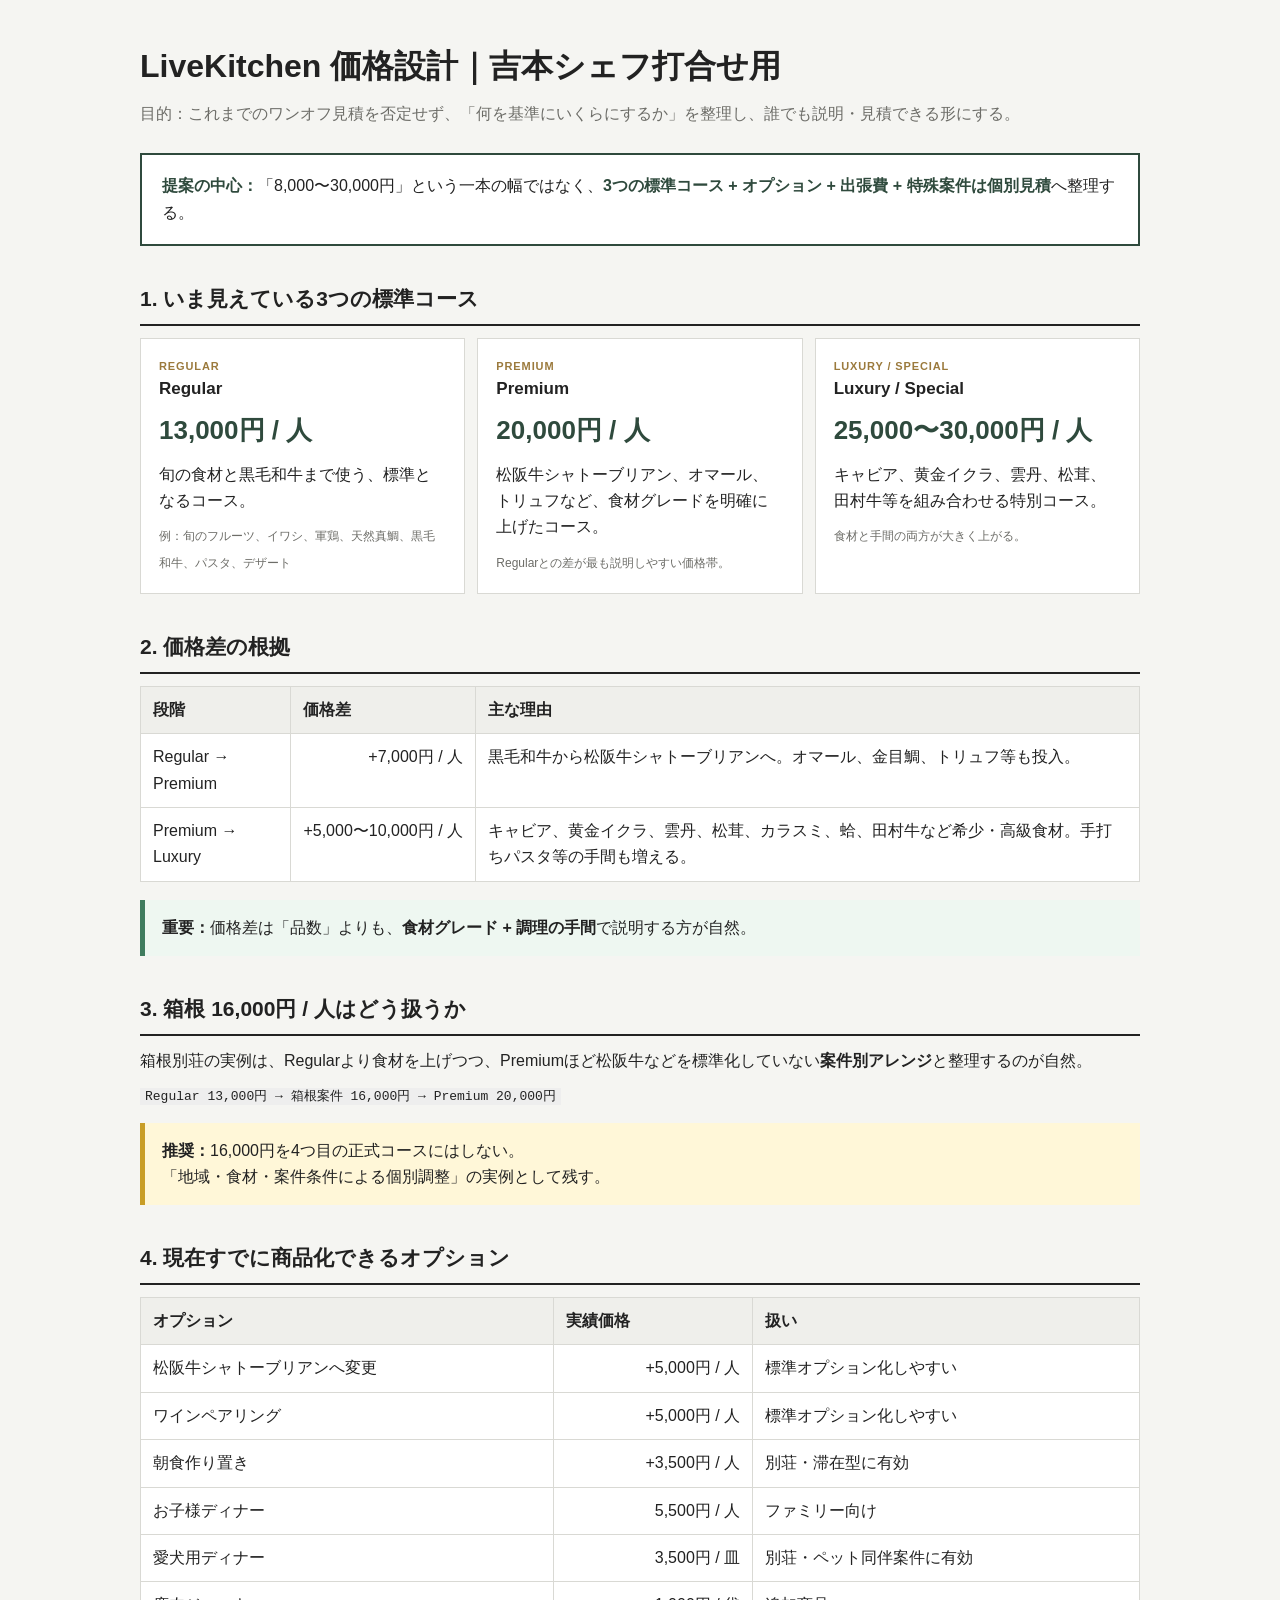
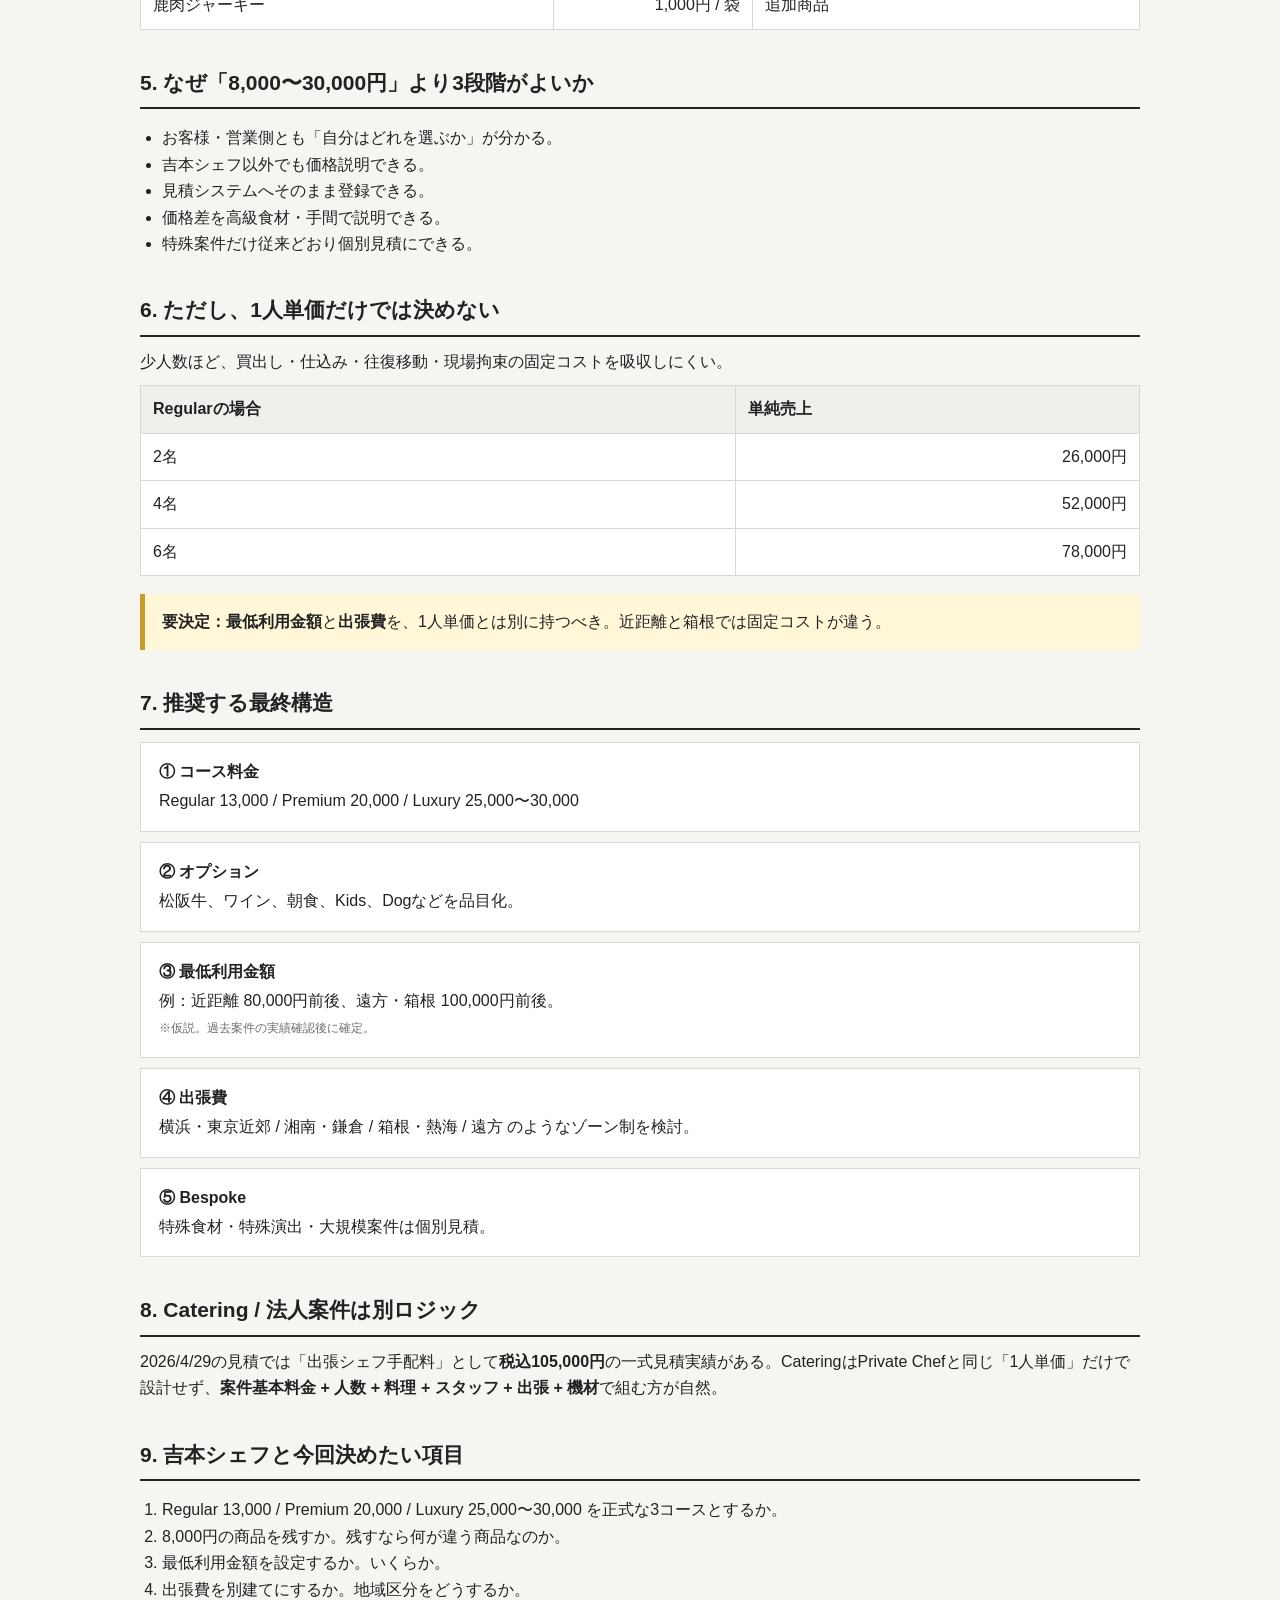
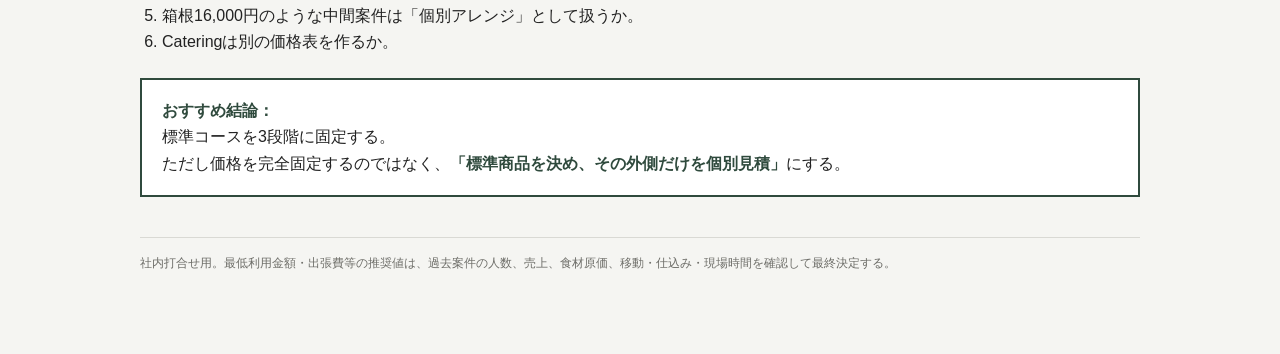
<file: livekitchen_pricing_owner_meeting.html>
<!doctype html>
<html lang="ja">
<head>
<meta charset="utf-8">
<meta name="viewport" content="width=device-width, initial-scale=1">
<title>LiveKitchen 価格設計 打合せ用</title>
<meta name="robots" content="noindex,nofollow">
<link rel="stylesheet" href="/assets/owner-meeting.css">
</head>
<body>
<main>
<h1>LiveKitchen 価格設計｜吉本シェフ打合せ用</h1>
<p class="lead">目的：これまでのワンオフ見積を否定せず、「何を基準にいくらにするか」を整理し、誰でも説明・見積できる形にする。</p>
<div class="summary"><strong>提案の中心：</strong>「8,000〜30,000円」という一本の幅ではなく、<strong>3つの標準コース + オプション + 出張費 + 特殊案件は個別見積</strong>へ整理する。</div>
<h2>1. いま見えている3つの標準コース</h2>
<div class="grid">
<section class="card"><div class="tag">REGULAR</div><h3>Regular</h3><div class="price">13,000円 / 人</div><p>旬の食材と黒毛和牛まで使う、標準となるコース。</p><small>例：旬のフルーツ、イワシ、軍鶏、天然真鯛、黒毛和牛、パスタ、デザート</small></section>
<section class="card"><div class="tag">PREMIUM</div><h3>Premium</h3><div class="price">20,000円 / 人</div><p>松阪牛シャトーブリアン、オマール、トリュフなど、食材グレードを明確に上げたコース。</p><small>Regularとの差が最も説明しやすい価格帯。</small></section>
<section class="card"><div class="tag">LUXURY / SPECIAL</div><h3>Luxury / Special</h3><div class="price">25,000〜30,000円 / 人</div><p>キャビア、黄金イクラ、雲丹、松茸、田村牛等を組み合わせる特別コース。</p><small>食材と手間の両方が大きく上がる。</small></section>
</div>
<h2>2. 価格差の根拠</h2>
<table><tr><th>段階</th><th>価格差</th><th>主な理由</th></tr><tr><td>Regular → Premium</td><td class="num">+7,000円 / 人</td><td>黒毛和牛から松阪牛シャトーブリアンへ。オマール、金目鯛、トリュフ等も投入。</td></tr><tr><td>Premium → Luxury</td><td class="num">+5,000〜10,000円 / 人</td><td>キャビア、黄金イクラ、雲丹、松茸、カラスミ、蛤、田村牛など希少・高級食材。手打ちパスタ等の手間も増える。</td></tr></table>
<div class="good"><b>重要：</b>価格差は「品数」よりも、<strong>食材グレード + 調理の手間</strong>で説明する方が自然。</div>
<h2>3. 箱根 16,000円 / 人はどう扱うか</h2>
<p>箱根別荘の実例は、Regularより食材を上げつつ、Premiumほど松阪牛などを標準化していない<strong>案件別アレンジ</strong>と整理するのが自然。</p>
<p><code>Regular 13,000円 → 箱根案件 16,000円 → Premium 20,000円</code></p>
<div class="warn"><b>推奨：</b>16,000円を4つ目の正式コースにはしない。<br>「地域・食材・案件条件による個別調整」の実例として残す。</div>
<h2>4. 現在すでに商品化できるオプション</h2>
<table><tr><th>オプション</th><th>実績価格</th><th>扱い</th></tr><tr><td>松阪牛シャトーブリアンへ変更</td><td class="num">+5,000円 / 人</td><td>標準オプション化しやすい</td></tr><tr><td>ワインペアリング</td><td class="num">+5,000円 / 人</td><td>標準オプション化しやすい</td></tr><tr><td>朝食作り置き</td><td class="num">+3,500円 / 人</td><td>別荘・滞在型に有効</td></tr><tr><td>お子様ディナー</td><td class="num">5,500円 / 人</td><td>ファミリー向け</td></tr><tr><td>愛犬用ディナー</td><td class="num">3,500円 / 皿</td><td>別荘・ペット同伴案件に有効</td></tr><tr><td>鹿肉ジャーキー</td><td class="num">1,000円 / 袋</td><td>追加商品</td></tr></table>
<h2>5. なぜ「8,000〜30,000円」より3段階がよいか</h2>
<ul><li>お客様・営業側とも「自分はどれを選ぶか」が分かる。</li><li>吉本シェフ以外でも価格説明できる。</li><li>見積システムへそのまま登録できる。</li><li>価格差を高級食材・手間で説明できる。</li><li>特殊案件だけ従来どおり個別見積にできる。</li></ul>
<h2>6. ただし、1人単価だけでは決めない</h2>
<p>少人数ほど、買出し・仕込み・往復移動・現場拘束の固定コストを吸収しにくい。</p>
<table><tr><th>Regularの場合</th><th>単純売上</th></tr><tr><td>2名</td><td class="num">26,000円</td></tr><tr><td>4名</td><td class="num">52,000円</td></tr><tr><td>6名</td><td class="num">78,000円</td></tr></table>
<div class="warn"><b>要決定：</b><strong>最低利用金額</strong>と<strong>出張費</strong>を、1人単価とは別に持つべき。近距離と箱根では固定コストが違う。</div>
<h2>7. 推奨する最終構造</h2>
<div class="decision"><b>① コース料金</b>Regular 13,000 / Premium 20,000 / Luxury 25,000〜30,000</div>
<div class="decision"><b>② オプション</b>松阪牛、ワイン、朝食、Kids、Dogなどを品目化。</div>
<div class="decision"><b>③ 最低利用金額</b>例：近距離 80,000円前後、遠方・箱根 100,000円前後。<br><small>※仮説。過去案件の実績確認後に確定。</small></div>
<div class="decision"><b>④ 出張費</b>横浜・東京近郊 / 湘南・鎌倉 / 箱根・熱海 / 遠方 のようなゾーン制を検討。</div>
<div class="decision"><b>⑤ Bespoke</b>特殊食材・特殊演出・大規模案件は個別見積。</div>
<h2>8. Catering / 法人案件は別ロジック</h2>
<p>2026/4/29の見積では「出張シェフ手配料」として<strong>税込105,000円</strong>の一式見積実績がある。CateringはPrivate Chefと同じ「1人単価」だけで設計せず、<strong>案件基本料金 + 人数 + 料理 + スタッフ + 出張 + 機材</strong>で組む方が自然。</p>
<h2>9. 吉本シェフと今回決めたい項目</h2>
<ol><li>Regular 13,000 / Premium 20,000 / Luxury 25,000〜30,000 を正式な3コースとするか。</li><li>8,000円の商品を残すか。残すなら何が違う商品なのか。</li><li>最低利用金額を設定するか。いくらか。</li><li>出張費を別建てにするか。地域区分をどうするか。</li><li>箱根16,000円のような中間案件は「個別アレンジ」として扱うか。</li><li>Cateringは別の価格表を作るか。</li></ol>
<div class="summary"><strong>おすすめ結論：</strong><br>標準コースを3段階に固定する。<br>ただし価格を完全固定するのではなく、<strong>「標準商品を決め、その外側だけを個別見積」</strong>にする。</div>
<div class="footer">社内打合せ用。最低利用金額・出張費等の推奨値は、過去案件の人数、売上、食材原価、移動・仕込み・現場時間を確認して最終決定する。</div>
</main>
</body>
</html>
</file>
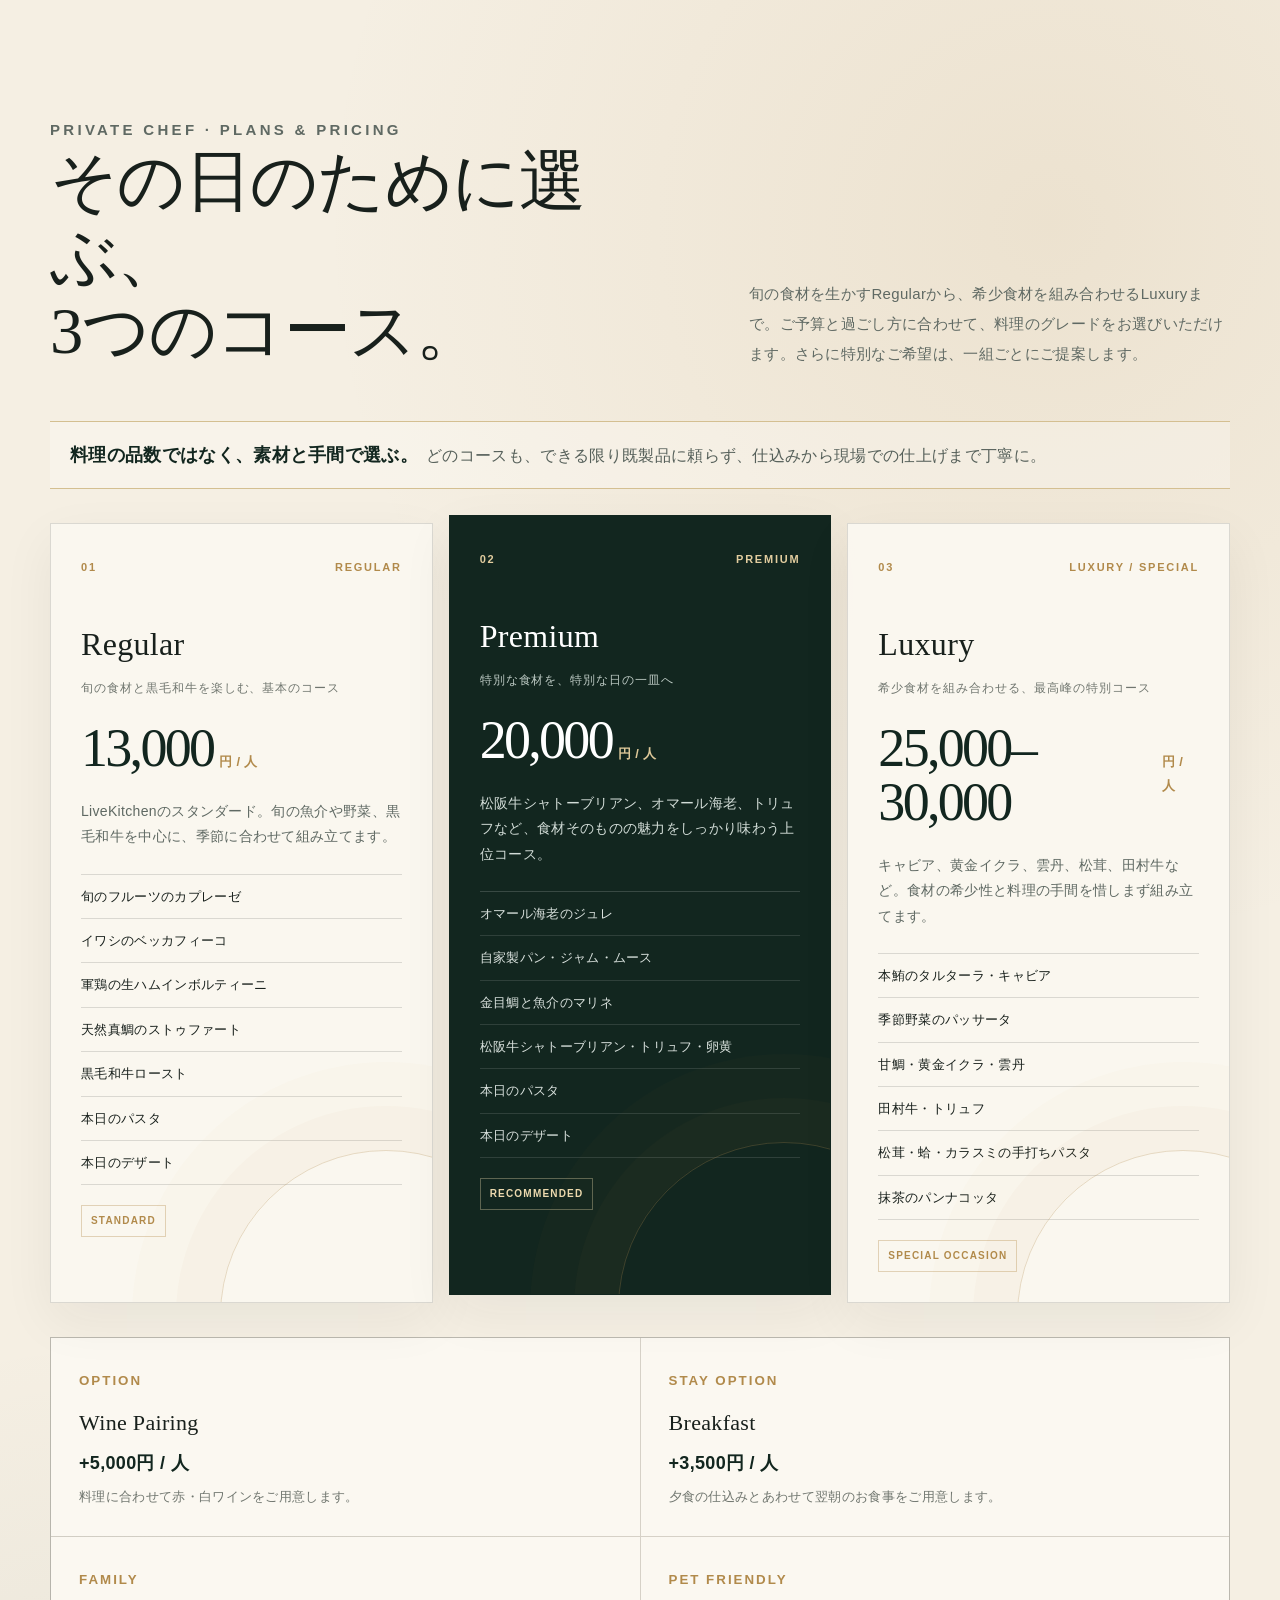
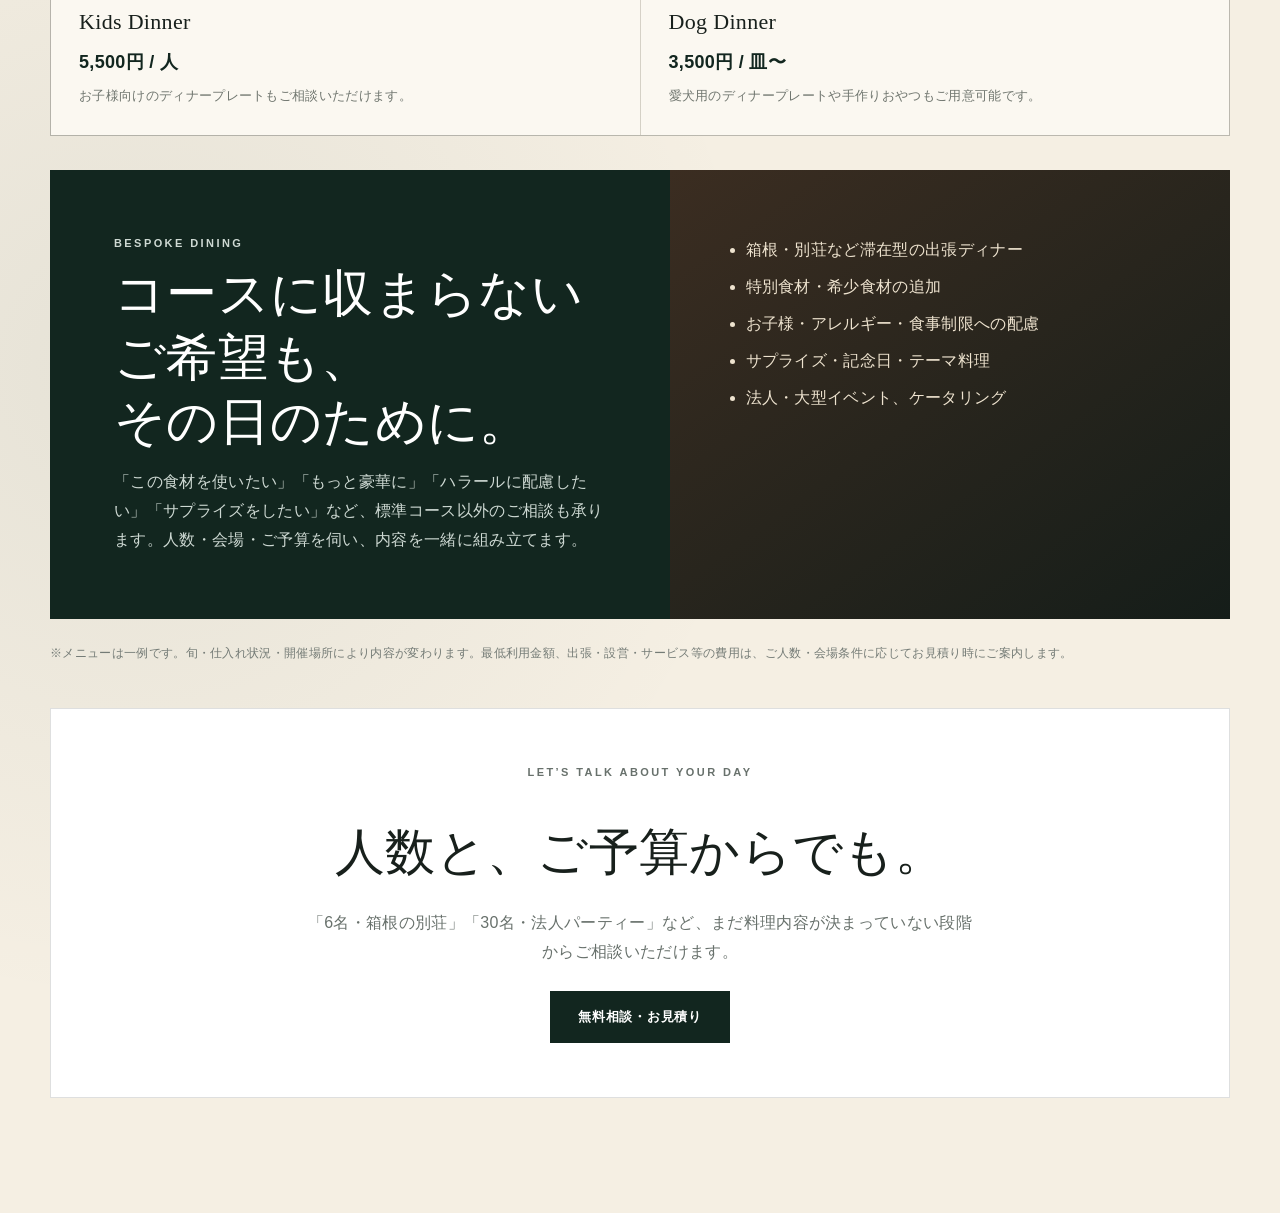
<file: livekitchen_pricing_public_luxury.html>
<!doctype html>
<html lang="ja">
<head>
<meta charset="utf-8">
<meta name="viewport" content="width=device-width, initial-scale=1">
<title>LiveKitchen｜Private Chef Plans</title>
<style>
:root{--deep:#12261f;--deep2:#1d382e;--ivory:#f5efe3;--paper:#fbf8f1;--gold:#b18a4b;--gold2:#d4bf91;--ink:#18201c;--muted:#70766f;--line:rgba(24,32,28,.14)}*{box-sizing:border-box}html{scroll-behavior:smooth}body{margin:0;background:var(--ivory);color:var(--ink);font-family:"Hiragino Sans","Yu Gothic","Noto Sans JP",sans-serif;line-height:1.8;letter-spacing:.02em}section.pricing{position:relative;overflow:hidden;padding:clamp(84px,9vw,138px) 20px;background:radial-gradient(circle at 82% 8%,rgba(177,138,75,.13),transparent 26%),radial-gradient(circle at 10% 70%,rgba(29,56,46,.07),transparent 28%),var(--ivory)}.wrap{max-width:1180px;margin:auto;position:relative}.kicker{margin:0 0 12px;color:var(--gold);font-size:11px;font-weight:900;letter-spacing:.22em}.heading{display:grid;grid-template-columns:1.15fr .85fr;gap:48px;align-items:end;margin-bottom:52px}.heading h2{margin:0;font-family:"Yu Mincho","Hiragino Mincho ProN","Noto Serif JP",serif;font-size:clamp(42px,5.2vw,72px);line-height:1.12;font-weight:500;letter-spacing:-.025em}.heading p{margin:0;color:#5f6963;font-size:15px;line-height:2}.philosophy{margin-bottom:34px;padding:17px 20px;border-top:1px solid var(--gold2);border-bottom:1px solid var(--gold2);color:#56605a;background:rgba(255,255,255,.25)}.philosophy strong{color:var(--deep);font-family:"Yu Mincho",serif;font-size:18px;margin-right:8px}.plans{display:grid;grid-template-columns:repeat(3,1fr);gap:16px}.plan{position:relative;overflow:hidden;min-height:520px;padding:34px 30px 30px;border:1px solid var(--line);background:rgba(251,248,241,.94);box-shadow:0 18px 50px rgba(27,39,33,.06)}.plan.featured{background:var(--deep);color:#fff;border-color:var(--deep);transform:translateY(-8px)}.plan:before{content:"";position:absolute;inset:auto -120px -180px auto;width:330px;height:330px;border-radius:50%;border:1px solid rgba(177,138,75,.28);box-shadow:0 0 0 44px rgba(177,138,75,.03),0 0 0 88px rgba(177,138,75,.02)}.plan-no{display:flex;align-items:center;justify-content:space-between;margin-bottom:38px;color:var(--gold);font-size:11px;font-weight:800;letter-spacing:.16em}.featured .plan-no{color:#e2cd9f}.plan h3{margin:0 0 4px;font-family:"Yu Mincho","Hiragino Mincho ProN","Noto Serif JP",serif;font-size:32px;font-weight:500}.plan-sub{margin:0 0 22px;color:var(--muted);font-size:12px;letter-spacing:.08em}.featured .plan-sub{color:#bcc9c3}.price{display:flex;align-items:baseline;gap:6px;margin:0 0 24px;color:var(--deep)}.featured .price{color:#fff}.price strong{font:400 54px/1 Georgia,"Times New Roman",serif;letter-spacing:-.05em}.price span{font-size:13px;font-weight:700;color:var(--gold)}.featured .price span{color:#dec899}.desc{margin:0 0 24px;color:#5f6963;font-size:14px}.featured .desc{color:#d2dcd7}.menu{margin:0;padding:0;list-style:none;border-top:1px solid var(--line)}.featured .menu{border-color:rgba(255,255,255,.16)}.menu li{padding:10px 0;border-bottom:1px solid var(--line);font-size:13px}.featured .menu li{border-color:rgba(255,255,255,.12);color:#d9e1dd}.badge{display:inline-block;margin-top:20px;padding:6px 9px;color:var(--gold);border:1px solid rgba(177,138,75,.35);font-size:10px;font-weight:800;letter-spacing:.12em}.featured .badge{color:#ecd9ae;border-color:rgba(236,217,174,.35)}.options{display:grid;grid-template-columns:1fr 1fr;gap:1px;margin-top:34px;background:var(--line);border:1px solid var(--line)}.option{padding:28px;background:var(--paper)}.option small{color:var(--gold);font-weight:800;letter-spacing:.15em}.option h4{margin:8px 0 4px;font-family:"Yu Mincho",serif;font-size:22px;font-weight:500}.option b{font-size:18px;color:var(--deep)}.option p{margin:6px 0 0;color:var(--muted);font-size:13px}.bespoke{display:grid;grid-template-columns:1.05fr .95fr;margin-top:34px;background:var(--deep);color:#fff}.bespoke-copy{padding:clamp(38px,5vw,68px)}.bespoke-copy h3{margin:8px 0 14px;font-family:"Yu Mincho",serif;font-size:clamp(32px,4vw,52px);font-weight:500;line-height:1.25}.bespoke-copy p{margin:0;color:#ced9d3;max-width:620px}.bespoke-list{padding:clamp(34px,5vw,58px);background:linear-gradient(145deg,#3b2d21,#151d19)}.bespoke-list ul{margin:0;padding-left:18px;color:#eee3cf}.bespoke-list li{margin:8px 0}.note{margin-top:24px;color:#747b76;font-size:12px}.cta{margin-top:44px;padding:54px 30px;text-align:center;background:#fff;border:1px solid var(--line)}.cta h3{margin:8px 0 12px;font-family:"Yu Mincho",serif;font-size:clamp(30px,4vw,50px);font-weight:500}.cta p{margin:0 auto 24px;max-width:680px;color:#68716c}.btn{display:inline-flex;min-height:52px;align-items:center;justify-content:center;padding:0 28px;background:var(--deep);color:#fff;text-decoration:none;font-size:13px;font-weight:800;letter-spacing:.06em}@media(max-width:900px){.heading,.bespoke{grid-template-columns:1fr}.plans{grid-template-columns:1fr}.plan.featured{transform:none}.options{grid-template-columns:1fr}}
</style>
</head>
<body>
<section class="pricing" id="plans">
<div class="wrap">
<header class="heading"><div><p class="kicker">PRIVATE CHEF · PLANS & PRICING</p><h2>その日のために選ぶ、<br>3つのコース。</h2></div><p>旬の食材を生かすRegularから、希少食材を組み合わせるLuxuryまで。ご予算と過ごし方に合わせて、料理のグレードをお選びいただけます。さらに特別なご希望は、一組ごとにご提案します。</p></header>
<div class="philosophy"><strong>料理の品数ではなく、素材と手間で選ぶ。</strong>どのコースも、できる限り既製品に頼らず、仕込みから現場での仕上げまで丁寧に。</div>
<div class="plans">
<article class="plan"><div class="plan-no"><span>01</span><span>REGULAR</span></div><h3>Regular</h3><p class="plan-sub">旬の食材と黒毛和牛を楽しむ、基本のコース</p><div class="price"><strong>13,000</strong><span>円 / 人</span></div><p class="desc">LiveKitchenのスタンダード。旬の魚介や野菜、黒毛和牛を中心に、季節に合わせて組み立てます。</p><ul class="menu"><li>旬のフルーツのカプレーゼ</li><li>イワシのベッカフィーコ</li><li>軍鶏の生ハムインボルティーニ</li><li>天然真鯛のストゥファート</li><li>黒毛和牛ロースト</li><li>本日のパスタ</li><li>本日のデザート</li></ul><span class="badge">STANDARD</span></article>
<article class="plan featured"><div class="plan-no"><span>02</span><span>PREMIUM</span></div><h3>Premium</h3><p class="plan-sub">特別な食材を、特別な日の一皿へ</p><div class="price"><strong>20,000</strong><span>円 / 人</span></div><p class="desc">松阪牛シャトーブリアン、オマール海老、トリュフなど、食材そのものの魅力をしっかり味わう上位コース。</p><ul class="menu"><li>オマール海老のジュレ</li><li>自家製パン・ジャム・ムース</li><li>金目鯛と魚介のマリネ</li><li>松阪牛シャトーブリアン・トリュフ・卵黄</li><li>本日のパスタ</li><li>本日のデザート</li></ul><span class="badge">RECOMMENDED</span></article>
<article class="plan"><div class="plan-no"><span>03</span><span>LUXURY / SPECIAL</span></div><h3>Luxury</h3><p class="plan-sub">希少食材を組み合わせる、最高峰の特別コース</p><div class="price"><strong>25,000–30,000</strong><span>円 / 人</span></div><p class="desc">キャビア、黄金イクラ、雲丹、松茸、田村牛など。食材の希少性と料理の手間を惜しまず組み立てます。</p><ul class="menu"><li>本鮪のタルターラ・キャビア</li><li>季節野菜のパッサータ</li><li>甘鯛・黄金イクラ・雲丹</li><li>田村牛・トリュフ</li><li>松茸・蛤・カラスミの手打ちパスタ</li><li>抹茶のパンナコッタ</li></ul><span class="badge">SPECIAL OCCASION</span></article>
</div>
<div class="options">
<article class="option"><small>OPTION</small><h4>Wine Pairing</h4><b>+5,000円 / 人</b><p>料理に合わせて赤・白ワインをご用意します。</p></article>
<article class="option"><small>STAY OPTION</small><h4>Breakfast</h4><b>+3,500円 / 人</b><p>夕食の仕込みとあわせて翌朝のお食事をご用意します。</p></article>
<article class="option"><small>FAMILY</small><h4>Kids Dinner</h4><b>5,500円 / 人</b><p>お子様向けのディナープレートもご相談いただけます。</p></article>
<article class="option"><small>PET FRIENDLY</small><h4>Dog Dinner</h4><b>3,500円 / 皿〜</b><p>愛犬用のディナープレートや手作りおやつもご用意可能です。</p></article>
</div>
<section class="bespoke"><div class="bespoke-copy"><p class="kicker">BESPOKE DINING</p><h3>コースに収まらないご希望も、<br>その日のために。</h3><p>「この食材を使いたい」「もっと豪華に」「ハラールに配慮したい」「サプライズをしたい」など、標準コース以外のご相談も承ります。人数・会場・ご予算を伺い、内容を一緒に組み立てます。</p></div><div class="bespoke-list"><ul><li>箱根・別荘など滞在型の出張ディナー</li><li>特別食材・希少食材の追加</li><li>お子様・アレルギー・食事制限への配慮</li><li>サプライズ・記念日・テーマ料理</li><li>法人・大型イベント、ケータリング</li></ul></div></section>
<p class="note">※メニューは一例です。旬・仕入れ状況・開催場所により内容が変わります。最低利用金額、出張・設営・サービス等の費用は、ご人数・会場条件に応じてお見積り時にご案内します。</p>
<div class="cta"><p class="kicker">LET’S TALK ABOUT YOUR DAY</p><h3>人数と、ご予算からでも。</h3><p>「6名・箱根の別荘」「30名・法人パーティー」など、まだ料理内容が決まっていない段階からご相談いただけます。</p><a class="btn" href="#contact">無料相談・お見積り</a></div>
</div>
</section>
</body>
</html>
</file>
<file: snapshots/v0-2/style.css>
:root{--paper:#f7f5ef;--ink:#303a32;--muted:#777d73;--accent:#8d4b33;--line:#dadcd2}*{box-sizing:border-box}html{scroll-behavior:smooth;scroll-padding-top:30px}body{margin:0;background:var(--paper);color:var(--ink);font-family:"Hiragino Kaku Gothic ProN",Meiryo,sans-serif;line-height:1.9}a{color:inherit;text-decoration:none}button{font:inherit}a:focus-visible,button:focus-visible{outline:2px solid var(--accent);outline-offset:6px}img{display:block;width:100%;object-fit:cover}figure,p,h1,h2,h3{margin:0}header{max-width:1440px;margin:auto;display:flex;align-items:center;justify-content:space-between;padding:29px 5%;gap:25px}.brand{font-family:Georgia,serif;font-size:19px;letter-spacing:.08em;line-height:1.4}.brand span{display:block;font-family:sans-serif;font-size:10px;letter-spacing:.1em;margin-top:7px}nav{display:flex;gap:30px;align-items:center;font-size:12px}nav a:hover,.text-link:hover{color:var(--accent)}.nav-contact{border-bottom:1px solid var(--ink);padding-bottom:6px}.menu{display:none}.hero{max-width:1440px;margin:auto;display:grid;grid-template-columns:1fr 1fr;position:relative;padding:16px 5% 63px;gap:5%}.hero-copy{padding:65px 0 35px}.eyebrow{font-family:Arial,sans-serif;font-size:10px;font-weight:600;letter-spacing:.2em;color:var(--accent);margin-bottom:25px}h1,h2,.lead{font-family:"Yu Mincho","Hiragino Mincho ProN",serif;font-weight:400}h1{font-size:clamp(32px,3.5vw,53px);line-height:1.65;letter-spacing:.05em}.hero-description{font-size:13px;line-height:2.2;margin-top:26px}.hero-name{display:flex;flex-direction:column;margin:36px 0 30px}.hero-name>span{font-family:serif;font-size:24px;letter-spacing:.13em}.hero-name small{font-size:10px;color:var(--muted);letter-spacing:.08em;margin-top:6px}.text-link{display:inline-flex;align-items:center;gap:28px;font-size:12px;border-bottom:1px solid var(--line);padding-bottom:10px}.hero-photo{position:relative;min-height:560px}.hero-photo img{height:100%;position:absolute}.hero-photo figcaption{position:absolute;bottom:0;left:0;right:0;display:flex;justify-content:space-between;gap:16px;padding:16px 20px;font-size:9px;letter-spacing:.13em;background:linear-gradient(transparent,#0009);color:#fff}.hero-photo figcaption span{letter-spacing:0}.hero-index{position:absolute;bottom:25px;right:5%;font-size:9px;letter-spacing:.2em;color:var(--muted)}.signature-strip{border-top:1px solid var(--line);border-bottom:1px solid var(--line);display:flex;justify-content:space-between;gap:20px;padding:18px 5%;font-size:11px;letter-spacing:.05em}.signature-strip a{color:var(--accent)}.section{max-width:1200px;padding:90px 40px;margin:auto}.about{display:grid;grid-template-columns:1fr 1fr;gap:90px}h2{font-size:34px;line-height:1.75;letter-spacing:.04em}.nameplate{margin-top:35px;padding-top:22px;border-top:1px solid var(--line)}.nameplate h3{font-family:serif;font-weight:400;font-size:30px;letter-spacing:.16em}.nameplate p{font-size:10px;letter-spacing:.16em;margin-top:5px}.nameplate span{display:block;font-size:11px;color:var(--muted);margin-top:10px}.about-copy{padding-top:38px}.lead{font-size:24px;line-height:1.8;margin-bottom:28px}.about-copy>p:not(.lead){font-size:14px;line-height:2.2;margin-bottom:20px}.about-copy .text-link{margin-top:15px}.services{border-top:1px solid var(--line)}.section-heading{display:flex;align-items:flex-end;justify-content:space-between;gap:30px;margin-bottom:45px}.section-heading>p{font-size:12px;color:var(--muted)}.section-heading .eyebrow{margin-bottom:12px}.service-card{display:grid;grid-template-columns:50px 1fr 270px;gap:25px;padding:40px 0;border-top:1px solid var(--line)}.service-number{font-family:Georgia,serif;font-size:25px;color:var(--accent)}.service-description .eyebrow{margin:0 0 10px}.service-description h3{font-family:serif;font-weight:400;font-size:27px;line-height:1.6}.service-description h3 span{display:block;font-family:sans-serif;font-size:12px;margin-top:6px;color:var(--muted)}.service-description>p:not(.eyebrow){font-size:13px;line-height:2;max-width:470px;margin-top:18px}.tags{display:flex;flex-wrap:wrap;gap:8px;margin-top:23px}.tags span{font-size:10px;padding:4px 10px;border:1px solid var(--line)}.service-price{padding-top:32px;align-self:center}.service-price>span{font-size:11px}.service-price p{font-family:Georgia,serif;font-size:31px;white-space:nowrap;margin:8px 0 18px}.service-price small{font-family:sans-serif;font-size:13px;padding:0 4px}.service-price a{font-size:11px;border-bottom:1px solid var(--ink);padding-bottom:9px}.price-note{border-top:1px solid var(--line);padding-top:20px;color:var(--muted);font-size:11px}.gallery{padding-top:25px}.gallery-grid{display:grid;grid-template-columns:1.2fr 1fr;gap:30px}.gallery-grid img{height:340px}.gallery-grid figcaption{font-family:serif;font-size:19px;margin-top:16px}.image-note{font-size:10px;color:var(--muted);margin-top:18px}.flow{display:grid;grid-template-columns:1fr 1.3fr;gap:60px;border-top:1px solid var(--line)}.flow ol{list-style:none;margin:0;padding:0}.flow li{display:flex;gap:25px;border-bottom:1px solid var(--line);padding:24px 0}.flow li:first-child{padding-top:0}.flow li>span{font-family:Georgia,serif;font-size:20px;color:var(--accent)}.flow h3{font-size:15px;font-weight:500;margin-bottom:9px}.flow li p{font-size:12px;color:var(--muted)}.contact{padding:85px 25px;text-align:center;background:#e9ece3}.contact h2{font-size:40px}.contact>p:not(.eyebrow){font-size:13px;line-height:2.2;margin:25px 0}.button{display:inline-flex;background:var(--ink);color:white;padding:18px 32px;gap:55px;font-size:13px;transition:background .2s}.button:hover{background:#4c5b49}.contact small{display:block;margin-top:15px;font-size:11px;color:var(--muted)}footer{max-width:1440px;margin:auto;padding:40px 5% 22px}.footer-main{display:flex;justify-content:space-between;align-items:center;gap:24px}.credits{font-size:10px;line-height:2.1}.page-top{font-size:10px;white-space:nowrap}.footer-bottom{display:flex;justify-content:space-between;gap:20px;border-top:1px solid var(--line);padding-top:20px;margin-top:30px;font-size:9px;color:var(--muted)}@media(max-width:950px){nav{gap:15px;font-size:11px}.hero-copy{padding-top:35px}.hero-photo{min-height:520px}.about{gap:45px}.service-card{grid-template-columns:35px 1fr 240px;gap:16px}.service-price p{font-size:27px}.service-description h3{font-size:23px}.footer-main{flex-wrap:wrap}}@media(max-width:650px){header{padding:23px 22px;position:relative}.brand{font-size:16px}.menu{display:block;font-size:23px;border:0;background:none;color:var(--ink);padding:4px}nav{display:none;position:absolute;left:0;right:0;top:100%;z-index:5;background:var(--paper);padding:24px;box-shadow:0 12px 15px #0001}nav.open{display:flex;flex-direction:column;align-items:stretch}nav a{padding:10px}.hero{grid-template-columns:1fr;padding:10px 22px 48px;gap:20px}.hero-copy{padding:24px 0 10px}.hero .eyebrow{font-size:9px;margin-bottom:20px}h1{font-size:35px}.hero-description{font-size:12px;margin-top:20px}.hero-name{margin:25px 0}.hero-photo{min-height:340px}.hero-index{bottom:17px;right:22px}.signature-strip{flex-direction:column;padding:17px 22px;gap:8px;font-size:10px}.section{padding:55px 24px}.about{grid-template-columns:1fr;gap:30px}h2{font-size:29px}.about-copy{padding-top:0}.about-copy>p:not(.lead){font-size:13px}.nameplate{margin-top:26px}.section-heading{align-items:flex-start;flex-direction:column;gap:18px;margin-bottom:30px}.section-heading>p br{display:none}.service-card{grid-template-columns:26px 1fr;gap:12px;padding:28px 0}.service-number{font-size:20px}.service-description h3{font-size:24px}.service-price{grid-column:2;padding-top:10px}.service-price p{font-size:31px;margin-top:3px}.service-description>p:not(.eyebrow){font-size:12px}.tags{gap:5px;margin-top:16px}.tags span{font-size:9px}.gallery{padding-top:15px}.gallery-grid{gap:24px;grid-template-columns:1fr}.gallery-grid img{height:290px}.gallery-grid figcaption{font-size:18px}.flow{grid-template-columns:1fr;gap:32px}.flow h2 br{display:none}.contact{padding:60px 24px}.contact h2{font-size:33px}.button{gap:35px;padding:17px 25px}.footer-main{flex-direction:column;align-items:flex-start;gap:23px}.footer-bottom{flex-direction:column;gap:8px}footer{padding:32px 24px 20px}}@media(prefers-reduced-motion:reduce){html{scroll-behavior:auto}*{transition:none!important}}

/* Compact personal homepage */
.header-identity{display:flex;align-items:center;gap:17px}.site-logo{width:70px;height:70px;object-fit:contain;flex-shrink:0}header{padding-top:17px;padding-bottom:17px}.hero{padding-bottom:48px}.hero-photo{min-height:470px}.hero-copy{padding-top:42px;padding-bottom:20px}.hero-photo img{object-position:center}.section{padding-top:55px;padding-bottom:55px}.about{align-items:center;gap:60px;border-top:1px solid var(--line)}.about .eyebrow{margin-bottom:12px}.about h2{font-size:30px;letter-spacing:.12em}.about-nickname{display:block;font-family:sans-serif;font-size:11px;letter-spacing:.04em;color:var(--muted);margin-top:12px}.about-copy{padding:0}.about-copy>p:not(.lead){margin:0;font-size:14px}.section-heading{margin-bottom:28px}.service-card{padding:28px 0}.service-price{padding-top:0}.service-price p{margin-bottom:0}.service-description>p:not(.eyebrow){margin-top:12px}.contact{padding:48px 24px}.contact .eyebrow{margin-bottom:14px}.contact h2{font-size:32px}.contact>p:not(.eyebrow){margin:17px 0 24px}footer{padding-top:30px}.footer-bottom{margin-top:22px}
@media(max-width:950px){.header-identity{gap:10px}.site-logo{width:58px;height:58px}.header-identity .brand{font-size:15px}}
@media(max-width:650px){header{padding:14px 22px}.header-identity .brand{font-size:13px;letter-spacing:.06em}.header-identity .brand span{font-size:9px}.site-logo{width:52px;height:52px}.hero{padding-bottom:30px}.hero-copy{padding-top:20px;padding-bottom:8px}.hero-photo{min-height:0;aspect-ratio:4/3}.section{padding-top:34px;padding-bottom:34px}.about{gap:18px}.about h2{font-size:27px}.about-copy>p:not(.lead){font-size:12px}.about-copy br{display:none}.service-card{padding:23px 0}.service-price{padding-top:5px}.contact{padding:36px 24px}.contact h2{font-size:28px}.contact>p:not(.eyebrow){font-size:12px;max-width:290px;margin:16px auto 22px}}
/* Photograph-led service presentation */
.hero-photo{min-height:500px}.hero-photo img{object-position:50% 57%}.about{grid-template-columns:180px 1fr 1.2fr;gap:36px}.about-photo{width:180px;height:180px;object-fit:cover}.about h2{font-size:28px}.about-copy>p:not(.lead){font-size:13px}.service-card{grid-template-columns:220px 28px 1fr 240px;align-items:center;gap:24px}.service-photo{width:220px;height:175px;object-fit:cover}.service-number{align-self:start;margin-top:6px;font-size:20px}.service-description h3{font-size:23px}.service-description>p:not(.eyebrow){font-size:12px}.service-price p{font-size:28px}.photo-gallery{padding-top:22px}.photo-gallery h2{font-size:30px}.gallery-note{font-size:10px;color:var(--muted)}.photo-grid{display:grid;grid-template-columns:repeat(3,1fr);gap:16px}.photo-tile{position:relative;display:block;width:100%;padding:0;border:0;background:transparent;cursor:zoom-in;overflow:hidden;aspect-ratio:1.14}.photo-tile img{height:100%;transition:transform .35s}.photo-tile:hover img{transform:scale(1.035)}.photo-tile>span{position:absolute;right:12px;bottom:12px;width:27px;height:27px;border-radius:50%;background:#f7f5efdf;color:var(--ink);font-size:15px;line-height:27px}.more-photos{margin-top:25px}.more-photos summary{display:flex;justify-content:center;align-items:center;gap:24px;cursor:pointer;font-size:12px;list-style:none;width:fit-content;padding:8px 0;border-bottom:1px solid var(--line);margin:0 auto}.more-photos summary::-webkit-details-marker{display:none}.more-photos .less-label{display:none}.more-photos[open] .less-label{display:inline}.more-photos[open] .more-label{display:none}.more-photos[open] summary>span:last-child{transform:rotate(45deg)}.more-photos[open] .photo-grid{margin-top:25px}.photo-dialog{border:0;background:var(--paper);padding:46px 20px 18px;max-width:94vw;max-height:94dvh;width:fit-content;color:var(--ink)}.photo-dialog::backdrop{background:#172019d9}.photo-dialog figure{margin:0}.photo-dialog img{max-width:84vw;max-height:74dvh;width:auto;height:auto;object-fit:contain;margin:auto}.photo-dialog figcaption{text-align:center;font-size:12px;margin-top:12px}.photo-close{position:absolute;right:17px;top:10px;background:none;border:0;padding:4px 8px;font-size:12px;color:var(--ink);cursor:pointer}body.photo-open{overflow:hidden}summary:focus-visible{outline:2px solid var(--accent);outline-offset:5px}
@media(max-width:1050px){.service-card{grid-template-columns:180px 24px 1fr;gap:18px}.service-photo{width:180px;height:180px;grid-row:1/3}.service-number{grid-row:1/3}.service-price{grid-column:3;justify-self:start}.service-price p{font-size:28px}.about{grid-template-columns:150px 1fr;gap:25px}.about-photo{width:150px;height:180px;grid-row:1/3}.about-copy{grid-column:2}.about h2{font-size:27px}}
@media(max-width:650px){.hero-photo{min-height:0;aspect-ratio:1.1}.about{grid-template-columns:100px 1fr;gap:18px}.about-photo{width:100px;height:145px}.about .eyebrow{margin-bottom:8px}.about h2{font-size:24px}.about-nickname{font-size:9px;margin-top:7px}.about-copy{grid-column:1/-1}.about-copy>p:not(.lead){font-size:12px}.service-card{grid-template-columns:25px 1fr;gap:15px}.service-photo{width:100%;height:auto;aspect-ratio:1.65;grid-column:1/-1;grid-row:auto}.service-number{grid-row:auto}.service-price{grid-column:2}.service-description h3{font-size:24px}.photo-gallery{padding-top:12px}.photo-gallery h2{font-size:24px}.photo-gallery .section-heading{gap:9px;margin-bottom:20px}.photo-grid{grid-template-columns:repeat(2,1fr);gap:10px}.photo-tile{aspect-ratio:1}.photo-dialog{padding:45px 12px 14px}.photo-dialog img{max-width:85vw;max-height:70dvh}.photo-dialog figcaption{font-size:11px}}

/* Show the complete plated composition in the hero. */
.hero-photo{min-height:0;aspect-ratio:4/3;align-self:center}.hero-photo img{object-position:center}

.photo-dialog{padding-left:58px;padding-right:58px}.photo-dialog img{max-width:calc(94vw - 116px);touch-action:pan-y pinch-zoom}.photo-prev,.photo-next{position:absolute;top:45%;border:1px solid var(--line);border-radius:50%;background:var(--paper);color:var(--ink);width:42px;height:42px;font-size:32px;line-height:1;cursor:pointer;display:grid;place-items:center}.photo-prev{left:8px}.photo-next{right:8px}.photo-prev:hover,.photo-next:hover{background:#e9ece3}.photo-counter{text-align:center;font-size:11px;color:var(--muted);letter-spacing:.14em;margin-top:7px}@media(max-width:650px){.photo-dialog{padding:45px 10px 66px}.photo-dialog img{max-width:85vw;max-height:65dvh}.photo-prev,.photo-next{top:auto;bottom:12px;width:44px;height:44px}.photo-prev{left:calc(50% - 76px)}.photo-next{right:calc(50% - 76px)}.photo-counter{position:absolute;bottom:24px;left:50%;transform:translateX(-50%);margin:0;white-space:nowrap}}
/* Sales page: retain the existing palette, typography, photography and spacing. */
.skip-link{position:fixed;top:5px;left:5px;z-index:100;background:var(--ink);color:white;padding:10px;transform:translateY(-150%)}.skip-link:focus{transform:none}header{gap:18px;padding-left:3%;padding-right:3%}.header-identity .brand{font-size:19px}.header-identity .brand span{font-size:9px}.header-identity{gap:10px}header nav{gap:17px;font-size:11px}.header-cta{background:var(--ink);color:white;font-size:11px;padding:12px 16px;white-space:nowrap}.hero{gap:4%;padding-top:24px;padding-bottom:55px}.hero-copy{padding-top:18px}.hero h1{font-size:clamp(32px,3.2vw,47px);letter-spacing:.03em}.hero .eyebrow{margin-bottom:13px}.service-kicker{font-size:13px;color:var(--accent);margin-bottom:20px;letter-spacing:.08em}.hero-value{font-family:serif;font-size:17px;line-height:1.9;margin:23px 0 0}.hero-description{margin-top:16px;font-size:12px}.hero-photo{aspect-ratio:4/3;min-height:0}.cta-pair{display:flex;flex-wrap:wrap;gap:12px;margin-top:25px;align-items:stretch}.cta-pair .button{padding:14px 21px;gap:24px;font-size:12px}.phone-cta{display:flex;flex-direction:column;justify-content:center;align-items:center;border:1px solid var(--line);padding:9px 16px;font-size:12px;line-height:1.6;background:transparent}.phone-cta span{display:block;font-size:10px}.phone-unavailable{color:var(--muted);font-size:11px}.phone-unavailable span{font-size:9px;max-width:190px}.cta-note{font-size:10px;color:var(--muted);margin-top:10px}.section{padding-top:64px;padding-bottom:64px}.occasions{border-top:1px solid var(--line)}.occasion-grid{display:grid;grid-template-columns:repeat(3,1fr);gap:25px 30px}.occasion-grid article{border-top:1px solid var(--line);padding:18px 0 0}.occasion-grid article>span{font-family:Georgia,serif;font-size:12px;color:var(--accent)}.occasion-grid h3{font-size:16px;font-weight:500;margin:8px 0}.occasion-grid p{font-size:12px;color:var(--muted)}.cuisine{border-top:1px solid var(--line)}.cuisine h2{font-size:31px}.reason-layout{display:grid;grid-template-columns:.9fr 1.1fr;gap:55px;align-items:start}.reason-layout>figure{position:sticky;top:25px}.reason-layout>figure img{height:auto;aspect-ratio:1;object-fit:cover}.reason-layout figcaption{font-size:11px;color:var(--muted);margin-top:12px}.reasons article{display:flex;gap:20px;border-top:1px solid var(--line);padding:20px 0}.reasons article>span{font-family:Georgia,serif;font-size:18px;color:var(--accent)}.reasons h3{font-size:18px;font-weight:500;margin-bottom:10px}.reasons p{font-size:13px;line-height:2}.about{grid-template-columns:1fr 1.5fr;gap:65px}.about-copy{grid-column:auto}.about-copy .chef-lead{font-family:serif;font-size:23px!important;line-height:1.8;margin-bottom:18px!important}.about-copy .text-link{margin-top:20px}.pricing{border-top:1px solid var(--line)}.pricing-intro{font-size:13px;line-height:2;margin-bottom:30px}.price-grid{display:grid;grid-template-columns:repeat(2,1fr);gap:20px}.plan-card{padding:30px;border:1px solid var(--line);background:#faf9f5}.plan-card .eyebrow{margin-bottom:12px}.plan-card h3{font-family:serif;font-size:25px;font-weight:400}.plan-unit{font-size:11px;color:var(--muted);margin-top:22px}.plan-amount{font-family:Georgia,serif;font-size:27px;line-height:1.5;margin-top:7px}.plan-description{font-size:12px;margin-top:20px;line-height:2}.plan-card>a{display:inline-block;font-size:11px;border-bottom:1px solid var(--line);margin-top:22px;padding-bottom:5px}.pricing .price-note{border:0;margin-top:15px;padding:0}.mid-cta{margin-top:30px;padding:28px 30px;background:#e9ece3;display:flex;align-items:center;justify-content:space-between;gap:20px}.mid-cta h3{font-family:serif;font-size:23px;font-weight:400}.mid-cta p{font-size:12px;margin-top:8px}.mid-cta .button{font-size:12px;gap:20px;white-space:nowrap}.photo-gallery{padding-top:20px}.faq{border-top:1px solid var(--line)}.faq-list details{border-bottom:1px solid var(--line);padding:20px 0}.faq-list summary{display:flex;justify-content:space-between;align-items:center;gap:20px;font-size:14px;cursor:pointer;list-style:none}.faq-list summary::-webkit-details-marker{display:none}.faq-list summary>span{color:var(--accent);font-size:20px}.faq-list details[open] summary>span{transform:rotate(45deg)}.faq-list details>p{font-size:13px;line-height:2.1;margin-top:16px;max-width:900px}.contact{padding:64px 25px}.contact-inner{max-width:900px;margin:auto}.contact-intro{font-size:14px;line-height:2;margin-top:20px}.contact-alternatives{display:flex;justify-content:center;align-items:center;gap:25px;margin:24px 0 30px;font-size:12px}.contact-alternatives>a:not(.phone-cta){border-bottom:1px solid var(--line)}#inquiry-form{background:var(--paper);padding:35px;text-align:left}.form-note{font-size:11px;color:var(--muted);margin:0 0 22px}.form-grid{display:grid;grid-template-columns:repeat(2,1fr);gap:23px}.form-grid label{font-size:12px;display:flex;flex-direction:column;gap:7px;align-self:end}.form-grid label>span{font-size:10px;color:var(--muted)}.form-grid input,.form-grid select,.form-grid textarea{width:100%;padding:12px;border:1px solid #bcc2b5;border-radius:0;background:#fffefb;color:var(--ink);font:inherit;min-height:46px;font-size:16px}.form-grid textarea{resize:vertical}.full-width{grid-column:1/-1}fieldset{border:0;padding:0;margin:0 0 25px;font-size:12px}fieldset legend{margin-bottom:10px}fieldset label{display:inline-flex;align-items:center;gap:6px;margin-right:20px;min-height:32px}input[type=radio],input[type=checkbox]{width:18px;height:18px;accent-color:var(--ink)}.contact-method{margin-top:25px}.privacy-note{font-size:11px;line-height:2;padding-top:20px;border-top:1px solid var(--line)}.consent{display:flex;align-items:center;gap:10px;font-size:12px;margin:20px 0}.consent input{flex-shrink:0}.form-submit{border:0;cursor:pointer;width:100%;display:flex;justify-content:center;min-height:54px}.form-submit:disabled{opacity:.6;cursor:wait}.form-status{font-size:13px;margin:16px 0;line-height:1.9;scroll-margin-bottom:90px}.form-status[data-state=error]{color:#963b26}.form-status[data-state=success]{padding:16px;border:1px solid var(--ink)}.form-trap{position:absolute;left:-10000px;width:1px;height:1px;overflow:hidden}.mobile-contact{display:none}input:focus-visible,textarea:focus-visible,select:focus-visible{outline:2px solid var(--accent);outline-offset:2px}
@media(max-width:1200px){header nav{gap:11px;font-size:10px}.header-identity .brand{font-size:17px}.site-logo{width:55px;height:55px}.header-cta{padding:11px;font-size:10px}header{gap:12px}.hero-value{font-size:16px}.hero-value br{display:none}}
@media(min-width:651px) and (max-width:1050px){header{flex-wrap:wrap}header nav{order:3;width:100%;justify-content:center;font-size:12px;gap:24px}.header-cta{margin-left:auto}.hero{padding-top:20px}.hero h1{font-size:32px}.hero-copy{padding-top:0}.hero-value{font-size:14px}.hero-description br{display:none}.reason-layout{gap:30px}.plan-amount{font-size:23px}}
@media(max-width:650px){body{padding-bottom:76px}.header-identity .brand{font-size:15px}.header-identity .brand span{font-size:8px}.site-logo{width:48px;height:48px}.header-cta{display:none}header{padding:13px 20px}header nav{font-size:13px;gap:4px}.hero{padding:15px 22px 32px;gap:22px}.hero-copy{padding:8px 0 0}.hero h1{font-size:32px}.hero .eyebrow{font-size:9px;margin-bottom:10px}.service-kicker{font-size:12px;margin-bottom:16px}.hero-value{font-size:15px;margin-top:18px}.hero-description{font-size:11px;margin-top:12px}.hero-description br{display:none}.hero-photo{aspect-ratio:4/3}.cta-pair{gap:10px;margin-top:20px}.cta-pair .button{flex:1;justify-content:center;padding:13px 10px;font-size:11px;gap:8px}.cta-pair .phone-cta{flex:1;padding:8px}.cta-pair .phone-unavailable span{max-width:135px;font-size:8px;text-align:center}.cta-note{font-size:9px}.section{padding:40px 24px}.section h2{font-size:26px}.occasion-grid{grid-template-columns:repeat(2,1fr);gap:20px 16px}.occasion-grid h3{font-size:14px;line-height:1.7}.occasion-grid p{font-size:11px}.section-heading>p{font-size:11px}.reason-layout{grid-template-columns:1fr;gap:25px}.reason-layout>figure{position:static}.reason-layout>figure img{aspect-ratio:4/3}.reasons article{padding:18px 0;gap:15px}.reasons h3{font-size:16px}.reasons p{font-size:12px}.about{grid-template-columns:1fr;gap:22px}.about-copy{grid-column:auto}.about-copy .chef-lead{font-size:21px!important}.about-copy>p:not(.lead){font-size:12px}.price-grid{grid-template-columns:1fr;gap:14px}.plan-card{padding:24px}.plan-card h3{font-size:23px}.plan-unit{margin-top:17px}.plan-amount{font-size:25px}.pricing-intro{font-size:12px}.pricing-intro br{display:none}.mid-cta{flex-direction:column;align-items:stretch;text-align:center;padding:24px 18px}.mid-cta h3{font-size:21px}.mid-cta .button{justify-content:center}.photo-gallery{padding-top:15px}.photo-gallery h2{font-size:24px}.faq-list summary{font-size:13px}.faq-list details>p{font-size:12px}.contact{padding:40px 16px}.contact h2{font-size:27px}.contact-intro{font-size:12px}.contact-alternatives{flex-direction:column;gap:15px;font-size:11px}.contact-alternatives .phone-cta{padding:10px 20px}#inquiry-form{padding:24px 16px}.form-grid{grid-template-columns:1fr;gap:20px}.full-width{grid-column:auto}.form-grid input[type=date],.form-grid input[type=time]{min-width:0}.form-submit{padding:16px 10px;font-size:12px;gap:12px}.consent{font-size:11px}.mobile-contact{display:flex;position:fixed;z-index:25;bottom:0;left:0;right:0;padding:9px 12px calc(9px + env(safe-area-inset-bottom));gap:9px;background:var(--paper);border-top:1px solid var(--line)}.mobile-contact>a:first-child{display:flex;align-items:center;justify-content:center;flex:1.2;background:var(--ink);color:white;font-size:12px;min-height:48px}.mobile-contact>.phone-cta{flex:1;padding:5px;min-width:0}.mobile-contact .phone-unavailable span{font-size:8px;max-width:130px;text-align:center}.mobile-contact .phone-cta span{overflow-wrap:anywhere}.photo-open .mobile-contact{visibility:hidden}html{scroll-padding-bottom:90px}}
.email-cta{display:flex;flex-direction:column;align-items:center;font-size:12px;line-height:1.8}.email-cta span{font-size:11px}.contact-alternatives{flex-wrap:wrap}
.chef-portrait{width:180px;height:210px;object-fit:cover;object-position:center 26%;margin:18px 0}.profile-achievements{font-size:12px!important;line-height:1.9!important;border-top:1px solid var(--line);padding-top:15px}.profile-achievements strong{font-weight:500;color:var(--accent)}
@media(max-width:650px){.chef-portrait{width:100%;height:auto;max-height:300px;object-position:center 22%;margin:14px 0 18px}.profile-achievements{font-size:11px!important}}
.hero-pr{font-family:"Yu Mincho","Hiragino Mincho ProN",serif;font-size:24px;line-height:1.7;letter-spacing:.05em;margin:0 0 14px;color:var(--ink)}.philosophy{border-top:1px solid var(--line)}.philosophy-layout{display:grid;grid-template-columns:.7fr 1.3fr;gap:55px;border-top:1px solid var(--line);padding-top:30px}.philosophy .chef-lead{font-family:serif;font-size:24px;line-height:1.8}.philosophy-copy p{font-size:13px;line-height:2.2;margin-bottom:18px}.company-points{list-style:none;margin:0 0 18px;padding:0;border-top:1px solid var(--line)}.company-points li{position:relative;font-size:13px;line-height:2;padding:13px 0 13px 24px;border-bottom:1px solid var(--line)}.company-points li::before{content:"";position:absolute;left:0;top:25px;width:7px;height:7px;background:var(--accent);border-radius:50%}
@media(max-width:650px){.hero-pr{font-size:20px;margin-bottom:10px}.philosophy-layout{grid-template-columns:1fr;gap:12px;padding-top:22px}.philosophy .chef-lead{font-size:21px}.philosophy-copy p,.company-points li{font-size:12px}.company-points li{padding-left:20px}.company-points li::before{top:24px}}

/* Dark concrete theme */
:root{--paper:#242622;--ink:#f5f1e8;--muted:#d2ccc0;--accent:#d7b978;--line:rgba(245,241,232,.28)}
body{background-color:var(--paper);background-image:radial-gradient(circle at 18% 12%,rgba(255,255,255,.07) 0 1px,transparent 1.6px),radial-gradient(circle at 72% 36%,rgba(255,255,255,.045) 0 1px,transparent 1.8px),radial-gradient(circle at 44% 78%,rgba(0,0,0,.16) 0 1px,transparent 1.7px),linear-gradient(115deg,rgba(255,255,255,.055),transparent 34%,rgba(0,0,0,.18) 74%,rgba(255,255,255,.035)),linear-gradient(180deg,#2e302c 0%,#20221f 55%,#282a26 100%);background-attachment:fixed;color:var(--ink)}
header,.hero,.section,footer{position:relative}
header::before,.section::before,footer::before{content:"";position:absolute;left:3%;right:3%;top:0;height:1px;background:linear-gradient(90deg,transparent,var(--line),transparent);pointer-events:none}
header{background:rgba(36,38,34,.9);backdrop-filter:blur(14px)}
nav.open{background:#242622;box-shadow:0 16px 25px #0008}
.site-logo{filter:grayscale(.1) contrast(1.08)}
.hero-photo,.reason-layout>figure,.chef-portrait,.photo-tile{background:#191b18;box-shadow:0 22px 55px rgba(0,0,0,.3)}
.hero-photo img,.reason-layout>figure img,.chef-portrait,.photo-tile img{filter:saturate(.9) contrast(1.05) brightness(.88)}
.contact,.mid-cta{background:rgba(65,68,62,.78)}
.plan-card,#inquiry-form,.photo-dialog{background:rgba(29,31,28,.96)}
.phone-cta,.tags span,.plan-card,.photo-prev,.photo-next{border-color:var(--line)}
.button,.header-cta,.mobile-contact>a:first-child{background:#294f3d;border:1px solid #49785e;color:var(--accent)}
.button:hover,.header-cta:hover,.mobile-contact>a:first-child:hover{background:#35674f;color:#f0d796}
.form-grid input,.form-grid select,.form-grid textarea{background:#171916;border-color:rgba(245,241,232,.42);color:var(--ink)}
.form-grid input::placeholder,.form-grid textarea::placeholder{color:#b4ada0}
.photo-tile>span,.photo-prev,.photo-next{background:#eeeae0;color:#20221f}
.photo-prev:hover,.photo-next:hover{background:#c3a36a}
.skip-link{background:#eeeae0;color:#20221f}
.mobile-contact{background:rgba(36,38,34,.95)}
.form-status[data-state=error]{color:#e9a18d}
.occasion-grid article{background:rgba(20,22,19,.48);border:1px solid var(--line);border-top:1px solid rgba(245,241,232,.38);padding:18px 16px 16px}
.occasion-grid h3{color:#fffaf0;font-weight:600}
.occasion-grid p{color:#ded7ca}
.occasion-grid article>span{color:var(--accent)}
@media(max-width:650px){.occasion-grid article{padding:15px 12px 14px}}

/* Readability pass */
body{font-weight:400;text-rendering:optimizeLegibility}
p,li{color:#eee8dc}
.brand span,nav,.section-heading>p,.hero-description,.cta-note,.plan-unit,.plan-description,.price-note,.gallery-note,.reason-layout figcaption,.reasons p,.philosophy-copy p,.about-copy>p:not(.lead),.company-points li,.faq-list details>p,.form-note,.privacy-note,.contact-intro,.credits,.footer-bottom,.phone-unavailable,.phone-unavailable span,.about-nickname{color:#ded7ca}
.eyebrow,.service-kicker,.occasion-grid article>span,.reasons article>span,.faq-list summary>span,.profile-achievements strong{color:#e0c681}
h1,h2,h3,.hero-pr,.hero-value,.lead,.chef-lead,.plan-amount,.faq-list summary,.contact h2{color:#fff8ec}
header nav a,.text-link,.contact-alternatives a,.plan-card>a,.page-top{color:#f3eadb}
header nav a:hover,.text-link:hover,.contact-alternatives a:hover,.plan-card>a:hover,.page-top:hover{color:var(--accent)}
.hero-copy,.reason-layout,.philosophy-layout,.about,.pricing-intro,.faq-list,.contact-inner{background:rgba(17,19,16,.2)}
.hero-copy{padding-left:24px;padding-right:24px;border-left:1px solid rgba(245,241,232,.16)}
.reason-layout,.philosophy-layout,.faq-list{padding:28px;background:rgba(17,19,16,.26)}
.plan-card{background:rgba(18,20,17,.76);box-shadow:0 16px 38px rgba(0,0,0,.2)}
.contact{box-shadow:inset 0 1px 0 rgba(245,241,232,.22),inset 0 -1px 0 rgba(245,241,232,.18)}
#inquiry-form{box-shadow:0 18px 42px rgba(0,0,0,.25)}
.form-grid label,fieldset legend,fieldset label,.consent{color:#f1eadf}
.form-grid label>span{color:#d8d0c2}
.form-grid input,.form-grid select,.form-grid textarea{box-shadow:inset 0 1px 0 rgba(255,255,255,.04)}
.button,.header-cta,.mobile-contact>a:first-child{font-weight:600;box-shadow:0 10px 26px rgba(0,0,0,.24)}
.phone-cta{background:rgba(17,19,16,.35);color:#f1eadf}
.photo-tile>span{font-weight:600}
.social-links,.contact-social,.footer-links{display:flex;align-items:center;gap:10px;flex-wrap:wrap}
.social-links{margin-top:18px}.contact-social{justify-content:center}.footer-links{justify-content:flex-end}
.social-links a,.contact-social a,.footer-links a{display:inline-flex;align-items:center;justify-content:center;min-height:36px;padding:7px 14px;border:1px solid rgba(224,198,129,.38);background:rgba(17,19,16,.38);color:#e0c681;font-size:13px;letter-spacing:.08em}
.social-links .social-link,.contact-social .social-link,.footer-links .social-link{gap:8px;text-decoration:none;font-weight:600}.social-link svg{width:18px;height:18px;fill:currentColor;flex:0 0 18px}.social-link span{line-height:1}.social-link-instagram:hover{background:#8d3f62;color:#fff}.social-link-x:hover{background:#000;color:#fff}
.social-links a:hover,.contact-social a:hover,.footer-links a:hover{background:#294f3d;color:#f0d796}
.form-memory-controls{display:flex;align-items:center;justify-content:space-between;gap:16px;margin:0 0 20px;padding:10px 12px;border:1px solid rgba(224,198,129,.28);background:rgba(17,19,16,.35);font-size:11px;color:var(--muted)}.form-memory-status{min-height:1.5em}.form-memory-clear{border:0;border-bottom:1px solid var(--line);background:transparent;color:var(--accent);font:inherit;cursor:pointer;padding:3px 0;white-space:nowrap}.form-memory-clear:hover{color:#f0d796}
@media(max-width:650px){.hero-copy{padding-left:0;padding-right:0;border-left:0}.reason-layout,.philosophy-layout,.faq-list{padding:18px}.occasion-grid{grid-template-columns:1fr;gap:12px}.occasion-grid h3{font-size:15px}.occasion-grid p,.reasons p,.philosophy-copy p,.about-copy>p:not(.lead),.company-points li,.faq-list details>p,.contact-intro{font-size:13px}}

/* Refined logo, ingredient feature and type scale */
.text-logo{display:grid;place-items:center;width:58px;height:58px;border:1px solid rgba(224,198,129,.74);background:linear-gradient(145deg,#11130f,#263226);box-shadow:inset 0 0 0 5px rgba(224,198,129,.08),0 14px 30px rgba(0,0,0,.32);color:#e0c681;object-fit:initial}
.text-logo span{font-family:Georgia,"Times New Roman",serif;font-size:29px;line-height:1;letter-spacing:0}
.text-logo{background:url("assets/favicon.png") center/contain no-repeat;border:0;box-shadow:none}.text-logo span{display:none}
.text-logo{width:44px;height:44px;border:0;border-radius:10px;background:#e5e5e3;color:#183f35;display:flex;align-items:center;justify-content:center;box-shadow:none}.text-logo span{display:block;font-family:Georgia,"Times New Roman",serif;font-size:33px;font-style:italic;line-height:1;letter-spacing:-.1em;color:#183f35}
@media(max-width:1200px){.text-logo{width:38px;height:40px}.text-logo span{font-size:31px}}
.header-identity .brand{font-size:22px;letter-spacing:.11em}
.header-identity .brand span{font-size:11px;letter-spacing:.12em;color:#d7cfbf}
body{font-size:16px;line-height:2}
nav{font-size:13px}.header-cta{font-size:12px}.eyebrow{font-size:11px}.service-kicker{font-size:14px}.hero-pr{font-size:26px}.hero-value{font-size:18px}.hero-description{font-size:14px}.section-heading>p,.pricing-intro,.contact-intro{font-size:14px}.occasion-grid h3{font-size:17px}.occasion-grid p,.reasons p,.philosophy-copy p,.about-copy>p:not(.lead),.company-points li,.faq-list details>p,.plan-description{font-size:14px}.plan-unit,.price-note,.form-note,.privacy-note,.credits{font-size:12px}.faq-list summary,.form-grid label,fieldset,.consent{font-size:14px}.button{font-size:14px}.phone-cta,.email-cta{font-size:13px}
.ingredients{border-top:1px solid var(--line)}
.ingredient-banner{position:relative;overflow:hidden;border:1px solid rgba(224,198,129,.34);background:#11130f;box-shadow:0 22px 48px rgba(0,0,0,.28)}
.ingredient-banner img{height:320px;filter:saturate(.92) contrast(1.08) brightness(.78);object-position:center 58%}
.ingredient-banner::after{content:"";position:absolute;inset:0;background:linear-gradient(90deg,rgba(11,12,10,.72),transparent 38%,rgba(11,12,10,.32));pointer-events:none}
.ingredient-banner figcaption{position:absolute;left:24px;right:24px;bottom:20px;z-index:1;color:#fff8ec;font-size:15px;line-height:1.8;text-shadow:0 2px 14px rgba(0,0,0,.7)}
.ingredient-notes{display:grid;grid-template-columns:repeat(3,1fr);gap:16px;margin-top:18px}
.ingredient-notes article{padding:0 18px 18px;background:rgba(17,19,16,.42);border:1px solid var(--line);overflow:hidden}
.ingredient-notes img{height:185px;margin:0 -18px 16px;width:calc(100% + 36px);filter:saturate(.9) contrast(1.06) brightness(.86)}
.ingredient-notes span{display:block;font-family:"Yu Mincho","Hiragino Mincho ProN",serif;font-size:19px;color:#e0c681;margin-bottom:8px}
.ingredient-notes p{font-size:14px;line-height:2;color:#eee8dc}
.site-logo:not(.text-logo){filter:grayscale(1) contrast(1.12) brightness(.82)}
@media(max-width:1200px){nav{font-size:12px}.header-identity .brand{font-size:19px}}
@media(max-width:650px){body{font-size:15px;line-height:1.95}.text-logo{width:46px;height:46px}.text-logo span{font-size:24px}.header-identity .brand{font-size:17px}.header-identity .brand span{font-size:10px}.hero-pr{font-size:22px}.hero-value{font-size:16px}.hero-description{font-size:13px}.section h2{font-size:28px}.occasion-grid h3{font-size:16px}.button{font-size:13px}.ingredient-banner{display:none}.ingredient-notes{grid-template-columns:1fr;gap:12px;margin-top:0}.ingredient-notes article{padding:0 15px 15px}.ingredient-notes img{display:block;height:190px;margin:0 -15px 14px;width:calc(100% + 30px)}.ingredient-notes span{font-size:18px}.ingredient-notes p{font-size:13px}.social-links a,.contact-social a,.footer-links a{flex:1;min-height:42px}.footer-links{justify-content:flex-start}}
@media(max-width:650px){.form-memory-controls{align-items:flex-start;flex-direction:column;gap:4px}.form-memory-clear{align-self:flex-end}}

/* Keep the mobile dropdown above the page content. */
@media(max-width:650px){
  header{position:sticky;top:0;z-index:30;background:#242622;box-shadow:0 5px 18px #0004}
  html{scroll-padding-top:90px}
  header nav.open{background:#242622;max-height:calc(100dvh - 100px);overflow-y:auto;overscroll-behavior:contain;border-top:1px solid var(--line);box-shadow:0 16px 25px #0008}
}

/* Color treatment for the hero photo. */
.hero-photo img{filter:saturate(.9) contrast(1.05) brightness(.88)}

/* Match the case-management logo exactly. */
.site-logo.cm-logo{font-family:Georgia,serif;font-size:33px;width:44px;height:44px;background:#fbfcf4;color:#183f35;display:flex;align-items:center;justify-content:center;border:0;border-radius:10px;line-height:1;font-style:italic;letter-spacing:-.1em;filter:none;box-shadow:none}
.site-logo.cm-logo span{color:#a0ab65;margin-left:1px}
@media(max-width:1200px){.site-logo.cm-logo{width:38px;height:40px;font-size:31px}}

/* Refined mobile navigation. */
@media(max-width:650px){
  .menu{display:flex;align-items:center;justify-content:center;width:46px;height:46px;flex-shrink:0;padding:0;border:1px solid rgba(215,185,120,.3);border-radius:0;background:#ffffff04;color:#e9deca;cursor:pointer;transition:background .2s,border-color .2s}
  .menu:hover,.menu[aria-expanded="true"]{background:#d7b97812;border-color:#d7b978}
  .menu:focus-visible{outline:2px solid var(--accent);outline-offset:4px}
  .menu-lines{position:relative;width:20px;height:16px;display:block}
  .menu-lines>span{position:absolute;left:0;top:4px;width:20px;height:1px;background:currentColor;transition:transform .25s,top .25s,width .25s}
  .menu-lines>span:last-child{top:11px;width:14px;left:auto;right:0}
  .menu[aria-expanded="true"] .menu-lines>span{top:8px;transform:rotate(45deg)}
  .menu[aria-expanded="true"] .menu-lines>span:last-child{width:20px;transform:rotate(-45deg)}
  header nav.open{left:12px;right:12px;top:calc(100% + 8px);padding:20px 22px 16px;gap:0;background:#202a24;border:1px solid #d7b97840;border-radius:0;box-shadow:0 22px 55px #0009;max-height:calc(100dvh - 170px);max-height:calc(100dvh - 170px - env(safe-area-inset-bottom));counter-reset:menu-item;animation:menu-reveal .22s ease-out;align-items:stretch}
  header nav.open::before{content:"MENU";font-family:Arial,sans-serif;font-size:10px;letter-spacing:.22em;color:var(--accent);padding:0 0 12px}
  header nav.open a{display:flex;align-items:center;gap:14px;min-height:44px;padding:9px 0;border-top:1px solid #ffffff12;font-size:14px;letter-spacing:.06em;color:#f3eadb;counter-increment:menu-item}
  header nav.open a::before{content:counter(menu-item,decimal-leading-zero);font-family:Georgia,serif;font-size:11px;letter-spacing:.03em;color:#b7a47d}
  header nav.open a::after{content:"↗";margin-left:auto;font-size:16px;color:#b7a47d}
  header nav.open a:last-child{color:#e0c681}
  header nav.open a:hover{color:var(--accent)}
  header nav.open a:focus-visible{outline:2px solid var(--accent);outline-offset:2px}
}
@keyframes menu-reveal{from{opacity:0;transform:translateY(-6px)}to{opacity:1;transform:translateY(0)}}
@media(prefers-reduced-motion:reduce){.menu,.menu-lines>span{transition:none}header nav.open{animation:none}}
</file>
<file: snapshots/v0-2/assets/delivery-footer.css>
.delivery-note{margin:24px 0 0;padding:22px 0;border-top:1px solid var(--line);font-size:13px;line-height:1.9;overflow-wrap:anywhere}
.delivery-note>p{margin:0 0 8px}
.delivery-note strong{color:var(--accent);font-size:15px}
.delivery-note details{margin:10px 0 14px}
.delivery-note summary{cursor:pointer;list-style:revert;color:var(--ink)}
.delivery-note ol{list-style:decimal;padding-left:1.8em;margin:12px 0}
.delivery-note li{margin:5px 0}
.delivery-note details p{margin-top:14px;white-space:pre-wrap}
.delivery-note a{color:var(--accent);text-decoration:underline;text-underline-offset:4px}
.delivery-note summary:focus-visible,.delivery-note a:focus-visible{outline:2px solid var(--accent);outline-offset:4px}
</file>
<file: snapshots/v0-3/style.css>
:root{--paper:#f7f5ef;--ink:#303a32;--muted:#777d73;--accent:#8d4b33;--line:#dadcd2}*{box-sizing:border-box}html{scroll-behavior:smooth;scroll-padding-top:30px}body{margin:0;background:var(--paper);color:var(--ink);font-family:"Hiragino Kaku Gothic ProN",Meiryo,sans-serif;line-height:1.9}a{color:inherit;text-decoration:none}button{font:inherit}a:focus-visible,button:focus-visible{outline:2px solid var(--accent);outline-offset:6px}img{display:block;width:100%;object-fit:cover}figure,p,h1,h2,h3{margin:0}header{max-width:1440px;margin:auto;display:flex;align-items:center;justify-content:space-between;padding:29px 5%;gap:25px}.brand{font-family:Georgia,serif;font-size:19px;letter-spacing:.08em;line-height:1.4}.brand span{display:block;font-family:sans-serif;font-size:10px;letter-spacing:.1em;margin-top:7px}nav{display:flex;gap:30px;align-items:center;font-size:12px}nav a:hover,.text-link:hover{color:var(--accent)}.nav-contact{border-bottom:1px solid var(--ink);padding-bottom:6px}.menu{display:none}.hero{max-width:1440px;margin:auto;display:grid;grid-template-columns:1fr 1fr;position:relative;padding:16px 5% 63px;gap:5%}.hero-copy{padding:65px 0 35px}.eyebrow{font-family:Arial,sans-serif;font-size:10px;font-weight:600;letter-spacing:.2em;color:var(--accent);margin-bottom:25px}h1,h2,.lead{font-family:"Yu Mincho","Hiragino Mincho ProN",serif;font-weight:400}h1{font-size:clamp(32px,3.5vw,53px);line-height:1.65;letter-spacing:.05em}.hero-description{font-size:13px;line-height:2.2;margin-top:26px}.hero-name{display:flex;flex-direction:column;margin:36px 0 30px}.hero-name>span{font-family:serif;font-size:24px;letter-spacing:.13em}.hero-name small{font-size:10px;color:var(--muted);letter-spacing:.08em;margin-top:6px}.text-link{display:inline-flex;align-items:center;gap:28px;font-size:12px;border-bottom:1px solid var(--line);padding-bottom:10px}.hero-photo{position:relative;min-height:560px}.hero-photo img{height:100%;position:absolute}.hero-photo figcaption{position:absolute;bottom:0;left:0;right:0;display:flex;justify-content:space-between;gap:16px;padding:16px 20px;font-size:9px;letter-spacing:.13em;background:linear-gradient(transparent,#0009);color:#fff}.hero-photo figcaption span{letter-spacing:0}.hero-index{position:absolute;bottom:25px;right:5%;font-size:9px;letter-spacing:.2em;color:var(--muted)}.signature-strip{border-top:1px solid var(--line);border-bottom:1px solid var(--line);display:flex;justify-content:space-between;gap:20px;padding:18px 5%;font-size:11px;letter-spacing:.05em}.signature-strip a{color:var(--accent)}.section{max-width:1200px;padding:90px 40px;margin:auto}.about{display:grid;grid-template-columns:1fr 1fr;gap:90px}h2{font-size:34px;line-height:1.75;letter-spacing:.04em}.nameplate{margin-top:35px;padding-top:22px;border-top:1px solid var(--line)}.nameplate h3{font-family:serif;font-weight:400;font-size:30px;letter-spacing:.16em}.nameplate p{font-size:10px;letter-spacing:.16em;margin-top:5px}.nameplate span{display:block;font-size:11px;color:var(--muted);margin-top:10px}.about-copy{padding-top:38px}.lead{font-size:24px;line-height:1.8;margin-bottom:28px}.about-copy>p:not(.lead){font-size:14px;line-height:2.2;margin-bottom:20px}.about-copy .text-link{margin-top:15px}.services{border-top:1px solid var(--line)}.section-heading{display:flex;align-items:flex-end;justify-content:space-between;gap:30px;margin-bottom:45px}.section-heading>p{font-size:12px;color:var(--muted)}.section-heading .eyebrow{margin-bottom:12px}.service-card{display:grid;grid-template-columns:50px 1fr 270px;gap:25px;padding:40px 0;border-top:1px solid var(--line)}.service-number{font-family:Georgia,serif;font-size:25px;color:var(--accent)}.service-description .eyebrow{margin:0 0 10px}.service-description h3{font-family:serif;font-weight:400;font-size:27px;line-height:1.6}.service-description h3 span{display:block;font-family:sans-serif;font-size:12px;margin-top:6px;color:var(--muted)}.service-description>p:not(.eyebrow){font-size:13px;line-height:2;max-width:470px;margin-top:18px}.tags{display:flex;flex-wrap:wrap;gap:8px;margin-top:23px}.tags span{font-size:10px;padding:4px 10px;border:1px solid var(--line)}.service-price{padding-top:32px;align-self:center}.service-price>span{font-size:11px}.service-price p{font-family:Georgia,serif;font-size:31px;white-space:nowrap;margin:8px 0 18px}.service-price small{font-family:sans-serif;font-size:13px;padding:0 4px}.service-price a{font-size:11px;border-bottom:1px solid var(--ink);padding-bottom:9px}.price-note{border-top:1px solid var(--line);padding-top:20px;color:var(--muted);font-size:11px}.gallery{padding-top:25px}.gallery-grid{display:grid;grid-template-columns:1.2fr 1fr;gap:30px}.gallery-grid img{height:340px}.gallery-grid figcaption{font-family:serif;font-size:19px;margin-top:16px}.image-note{font-size:10px;color:var(--muted);margin-top:18px}.flow{display:grid;grid-template-columns:1fr 1.3fr;gap:60px;border-top:1px solid var(--line)}.flow ol{list-style:none;margin:0;padding:0}.flow li{display:flex;gap:25px;border-bottom:1px solid var(--line);padding:24px 0}.flow li:first-child{padding-top:0}.flow li>span{font-family:Georgia,serif;font-size:20px;color:var(--accent)}.flow h3{font-size:15px;font-weight:500;margin-bottom:9px}.flow li p{font-size:12px;color:var(--muted)}.contact{padding:85px 25px;text-align:center;background:#e9ece3}.contact h2{font-size:40px}.contact>p:not(.eyebrow){font-size:13px;line-height:2.2;margin:25px 0}.button{display:inline-flex;background:var(--ink);color:white;padding:18px 32px;gap:55px;font-size:13px;transition:background .2s}.button:hover{background:#4c5b49}.contact small{display:block;margin-top:15px;font-size:11px;color:var(--muted)}footer{max-width:1440px;margin:auto;padding:40px 5% 22px}.footer-main{display:flex;justify-content:space-between;align-items:center;gap:24px}.credits{font-size:10px;line-height:2.1}.page-top{font-size:10px;white-space:nowrap}.footer-bottom{display:flex;justify-content:space-between;gap:20px;border-top:1px solid var(--line);padding-top:20px;margin-top:30px;font-size:9px;color:var(--muted)}@media(max-width:950px){nav{gap:15px;font-size:11px}.hero-copy{padding-top:35px}.hero-photo{min-height:520px}.about{gap:45px}.service-card{grid-template-columns:35px 1fr 240px;gap:16px}.service-price p{font-size:27px}.service-description h3{font-size:23px}.footer-main{flex-wrap:wrap}}@media(max-width:650px){header{padding:23px 22px;position:relative}.brand{font-size:16px}.menu{display:block;font-size:23px;border:0;background:none;color:var(--ink);padding:4px}nav{display:none;position:absolute;left:0;right:0;top:100%;z-index:5;background:var(--paper);padding:24px;box-shadow:0 12px 15px #0001}nav.open{display:flex;flex-direction:column;align-items:stretch}nav a{padding:10px}.hero{grid-template-columns:1fr;padding:10px 22px 48px;gap:20px}.hero-copy{padding:24px 0 10px}.hero .eyebrow{font-size:9px;margin-bottom:20px}h1{font-size:35px}.hero-description{font-size:12px;margin-top:20px}.hero-name{margin:25px 0}.hero-photo{min-height:340px}.hero-index{bottom:17px;right:22px}.signature-strip{flex-direction:column;padding:17px 22px;gap:8px;font-size:10px}.section{padding:55px 24px}.about{grid-template-columns:1fr;gap:30px}h2{font-size:29px}.about-copy{padding-top:0}.about-copy>p:not(.lead){font-size:13px}.nameplate{margin-top:26px}.section-heading{align-items:flex-start;flex-direction:column;gap:18px;margin-bottom:30px}.section-heading>p br{display:none}.service-card{grid-template-columns:26px 1fr;gap:12px;padding:28px 0}.service-number{font-size:20px}.service-description h3{font-size:24px}.service-price{grid-column:2;padding-top:10px}.service-price p{font-size:31px;margin-top:3px}.service-description>p:not(.eyebrow){font-size:12px}.tags{gap:5px;margin-top:16px}.tags span{font-size:9px}.gallery{padding-top:15px}.gallery-grid{gap:24px;grid-template-columns:1fr}.gallery-grid img{height:290px}.gallery-grid figcaption{font-size:18px}.flow{grid-template-columns:1fr;gap:32px}.flow h2 br{display:none}.contact{padding:60px 24px}.contact h2{font-size:33px}.button{gap:35px;padding:17px 25px}.footer-main{flex-direction:column;align-items:flex-start;gap:23px}.footer-bottom{flex-direction:column;gap:8px}footer{padding:32px 24px 20px}}@media(prefers-reduced-motion:reduce){html{scroll-behavior:auto}*{transition:none!important}}

/* Compact personal homepage */
.header-identity{display:flex;align-items:center;gap:17px}.site-logo{width:70px;height:70px;object-fit:contain;flex-shrink:0}header{padding-top:17px;padding-bottom:17px}.hero{padding-bottom:48px}.hero-photo{min-height:470px}.hero-copy{padding-top:42px;padding-bottom:20px}.hero-photo img{object-position:center}.section{padding-top:55px;padding-bottom:55px}.about{align-items:center;gap:60px;border-top:1px solid var(--line)}.about .eyebrow{margin-bottom:12px}.about h2{font-size:30px;letter-spacing:.12em}.about-nickname{display:block;font-family:sans-serif;font-size:11px;letter-spacing:.04em;color:var(--muted);margin-top:12px}.about-copy{padding:0}.about-copy>p:not(.lead){margin:0;font-size:14px}.section-heading{margin-bottom:28px}.service-card{padding:28px 0}.service-price{padding-top:0}.service-price p{margin-bottom:0}.service-description>p:not(.eyebrow){margin-top:12px}.contact{padding:48px 24px}.contact .eyebrow{margin-bottom:14px}.contact h2{font-size:32px}.contact>p:not(.eyebrow){margin:17px 0 24px}footer{padding-top:30px}.footer-bottom{margin-top:22px}
@media(max-width:950px){.header-identity{gap:10px}.site-logo{width:58px;height:58px}.header-identity .brand{font-size:15px}}
@media(max-width:650px){header{padding:14px 22px}.header-identity .brand{font-size:13px;letter-spacing:.06em}.header-identity .brand span{font-size:9px}.site-logo{width:52px;height:52px}.hero{padding-bottom:30px}.hero-copy{padding-top:20px;padding-bottom:8px}.hero-photo{min-height:0;aspect-ratio:4/3}.section{padding-top:34px;padding-bottom:34px}.about{gap:18px}.about h2{font-size:27px}.about-copy>p:not(.lead){font-size:12px}.about-copy br{display:none}.service-card{padding:23px 0}.service-price{padding-top:5px}.contact{padding:36px 24px}.contact h2{font-size:28px}.contact>p:not(.eyebrow){font-size:12px;max-width:290px;margin:16px auto 22px}}
/* Photograph-led service presentation */
.hero-photo{min-height:500px}.hero-photo img{object-position:50% 57%}.about{grid-template-columns:180px 1fr 1.2fr;gap:36px}.about-photo{width:180px;height:180px;object-fit:cover}.about h2{font-size:28px}.about-copy>p:not(.lead){font-size:13px}.service-card{grid-template-columns:220px 28px 1fr 240px;align-items:center;gap:24px}.service-photo{width:220px;height:175px;object-fit:cover}.service-number{align-self:start;margin-top:6px;font-size:20px}.service-description h3{font-size:23px}.service-description>p:not(.eyebrow){font-size:12px}.service-price p{font-size:28px}.photo-gallery{padding-top:22px}.photo-gallery h2{font-size:30px}.gallery-note{font-size:10px;color:var(--muted)}.photo-grid{display:grid;grid-template-columns:repeat(3,1fr);gap:16px}.photo-tile{position:relative;display:block;width:100%;padding:0;border:0;background:transparent;cursor:zoom-in;overflow:hidden;aspect-ratio:1.14}.photo-tile img{height:100%;transition:transform .35s}.photo-tile:hover img{transform:scale(1.035)}.photo-tile>span{position:absolute;right:12px;bottom:12px;width:27px;height:27px;border-radius:50%;background:#f7f5efdf;color:var(--ink);font-size:15px;line-height:27px}.more-photos{margin-top:25px}.more-photos summary{display:flex;justify-content:center;align-items:center;gap:24px;cursor:pointer;font-size:12px;list-style:none;width:fit-content;padding:8px 0;border-bottom:1px solid var(--line);margin:0 auto}.more-photos summary::-webkit-details-marker{display:none}.more-photos .less-label{display:none}.more-photos[open] .less-label{display:inline}.more-photos[open] .more-label{display:none}.more-photos[open] summary>span:last-child{transform:rotate(45deg)}.more-photos[open] .photo-grid{margin-top:25px}.photo-dialog{border:0;background:var(--paper);padding:46px 20px 18px;max-width:94vw;max-height:94dvh;width:fit-content;color:var(--ink)}.photo-dialog::backdrop{background:#172019d9}.photo-dialog figure{margin:0}.photo-dialog img{max-width:84vw;max-height:74dvh;width:auto;height:auto;object-fit:contain;margin:auto}.photo-dialog figcaption{text-align:center;font-size:12px;margin-top:12px}.photo-close{position:absolute;right:17px;top:10px;background:none;border:0;padding:4px 8px;font-size:12px;color:var(--ink);cursor:pointer}body.photo-open{overflow:hidden}summary:focus-visible{outline:2px solid var(--accent);outline-offset:5px}
@media(max-width:1050px){.service-card{grid-template-columns:180px 24px 1fr;gap:18px}.service-photo{width:180px;height:180px;grid-row:1/3}.service-number{grid-row:1/3}.service-price{grid-column:3;justify-self:start}.service-price p{font-size:28px}.about{grid-template-columns:150px 1fr;gap:25px}.about-photo{width:150px;height:180px;grid-row:1/3}.about-copy{grid-column:2}.about h2{font-size:27px}}
@media(max-width:650px){.hero-photo{min-height:0;aspect-ratio:1.1}.about{grid-template-columns:100px 1fr;gap:18px}.about-photo{width:100px;height:145px}.about .eyebrow{margin-bottom:8px}.about h2{font-size:24px}.about-nickname{font-size:9px;margin-top:7px}.about-copy{grid-column:1/-1}.about-copy>p:not(.lead){font-size:12px}.service-card{grid-template-columns:25px 1fr;gap:15px}.service-photo{width:100%;height:auto;aspect-ratio:1.65;grid-column:1/-1;grid-row:auto}.service-number{grid-row:auto}.service-price{grid-column:2}.service-description h3{font-size:24px}.photo-gallery{padding-top:12px}.photo-gallery h2{font-size:24px}.photo-gallery .section-heading{gap:9px;margin-bottom:20px}.photo-grid{grid-template-columns:repeat(2,1fr);gap:10px}.photo-tile{aspect-ratio:1}.photo-dialog{padding:45px 12px 14px}.photo-dialog img{max-width:85vw;max-height:70dvh}.photo-dialog figcaption{font-size:11px}}

/* Show the complete plated composition in the hero. */
.hero-photo{min-height:0;aspect-ratio:4/3;align-self:center}.hero-photo img{object-position:center}

.photo-dialog{padding-left:58px;padding-right:58px}.photo-dialog img{max-width:calc(94vw - 116px);touch-action:pan-y pinch-zoom}.photo-prev,.photo-next{position:absolute;top:45%;border:1px solid var(--line);border-radius:50%;background:var(--paper);color:var(--ink);width:42px;height:42px;font-size:32px;line-height:1;cursor:pointer;display:grid;place-items:center}.photo-prev{left:8px}.photo-next{right:8px}.photo-prev:hover,.photo-next:hover{background:#e9ece3}.photo-counter{text-align:center;font-size:11px;color:var(--muted);letter-spacing:.14em;margin-top:7px}@media(max-width:650px){.photo-dialog{padding:45px 10px 66px}.photo-dialog img{max-width:85vw;max-height:65dvh}.photo-prev,.photo-next{top:auto;bottom:12px;width:44px;height:44px}.photo-prev{left:calc(50% - 76px)}.photo-next{right:calc(50% - 76px)}.photo-counter{position:absolute;bottom:24px;left:50%;transform:translateX(-50%);margin:0;white-space:nowrap}}
/* Sales page: retain the existing palette, typography, photography and spacing. */
.skip-link{position:fixed;top:5px;left:5px;z-index:100;background:var(--ink);color:white;padding:10px;transform:translateY(-150%)}.skip-link:focus{transform:none}header{gap:18px;padding-left:3%;padding-right:3%}.header-identity .brand{font-size:19px}.header-identity .brand span{font-size:9px}.header-identity{gap:10px}header nav{gap:17px;font-size:11px}.header-cta{background:var(--ink);color:white;font-size:11px;padding:12px 16px;white-space:nowrap}.hero{gap:4%;padding-top:24px;padding-bottom:55px}.hero-copy{padding-top:18px}.hero h1{font-size:clamp(32px,3.2vw,47px);letter-spacing:.03em}.hero .eyebrow{margin-bottom:13px}.service-kicker{font-size:13px;color:var(--accent);margin-bottom:20px;letter-spacing:.08em}.hero-value{font-family:serif;font-size:17px;line-height:1.9;margin:23px 0 0}.hero-description{margin-top:16px;font-size:12px}.hero-photo{aspect-ratio:4/3;min-height:0}.cta-pair{display:flex;flex-wrap:wrap;gap:12px;margin-top:25px;align-items:stretch}.cta-pair .button{padding:14px 21px;gap:24px;font-size:12px}.phone-cta{display:flex;flex-direction:column;justify-content:center;align-items:center;border:1px solid var(--line);padding:9px 16px;font-size:12px;line-height:1.6;background:transparent}.phone-cta span{display:block;font-size:10px}.phone-unavailable{color:var(--muted);font-size:11px}.phone-unavailable span{font-size:9px;max-width:190px}.cta-note{font-size:10px;color:var(--muted);margin-top:10px}.section{padding-top:64px;padding-bottom:64px}.occasions{border-top:1px solid var(--line)}.occasion-grid{display:grid;grid-template-columns:repeat(3,1fr);gap:25px 30px}.occasion-grid article{border-top:1px solid var(--line);padding:18px 0 0}.occasion-grid article>span{font-family:Georgia,serif;font-size:12px;color:var(--accent)}.occasion-grid h3{font-size:16px;font-weight:500;margin:8px 0}.occasion-grid p{font-size:12px;color:var(--muted)}.cuisine{border-top:1px solid var(--line)}.cuisine h2{font-size:31px}.reason-layout{display:grid;grid-template-columns:.9fr 1.1fr;gap:55px;align-items:start}.reason-layout>figure{position:sticky;top:25px}.reason-layout>figure img{height:auto;aspect-ratio:1;object-fit:cover}.reason-layout figcaption{font-size:11px;color:var(--muted);margin-top:12px}.reasons article{display:flex;gap:20px;border-top:1px solid var(--line);padding:20px 0}.reasons article>span{font-family:Georgia,serif;font-size:18px;color:var(--accent)}.reasons h3{font-size:18px;font-weight:500;margin-bottom:10px}.reasons p{font-size:13px;line-height:2}.about{grid-template-columns:1fr 1.5fr;gap:65px}.about-copy{grid-column:auto}.about-copy .chef-lead{font-family:serif;font-size:23px!important;line-height:1.8;margin-bottom:18px!important}.about-copy .text-link{margin-top:20px}.pricing{border-top:1px solid var(--line)}.pricing-intro{font-size:13px;line-height:2;margin-bottom:30px}.price-grid{display:grid;grid-template-columns:repeat(2,1fr);gap:20px}.plan-card{padding:30px;border:1px solid var(--line);background:#faf9f5}.plan-card .eyebrow{margin-bottom:12px}.plan-card h3{font-family:serif;font-size:25px;font-weight:400}.plan-unit{font-size:11px;color:var(--muted);margin-top:22px}.plan-amount{font-family:Georgia,serif;font-size:27px;line-height:1.5;margin-top:7px}.plan-description{font-size:12px;margin-top:20px;line-height:2}.plan-card>a{display:inline-block;font-size:11px;border-bottom:1px solid var(--line);margin-top:22px;padding-bottom:5px}.pricing .price-note{border:0;margin-top:15px;padding:0}.mid-cta{margin-top:30px;padding:28px 30px;background:#e9ece3;display:flex;align-items:center;justify-content:space-between;gap:20px}.mid-cta h3{font-family:serif;font-size:23px;font-weight:400}.mid-cta p{font-size:12px;margin-top:8px}.mid-cta .button{font-size:12px;gap:20px;white-space:nowrap}.photo-gallery{padding-top:20px}.faq{border-top:1px solid var(--line)}.faq-list details{border-bottom:1px solid var(--line);padding:20px 0}.faq-list summary{display:flex;justify-content:space-between;align-items:center;gap:20px;font-size:14px;cursor:pointer;list-style:none}.faq-list summary::-webkit-details-marker{display:none}.faq-list summary>span{color:var(--accent);font-size:20px}.faq-list details[open] summary>span{transform:rotate(45deg)}.faq-list details>p{font-size:13px;line-height:2.1;margin-top:16px;max-width:900px}.contact{padding:64px 25px}.contact-inner{max-width:900px;margin:auto}.contact-intro{font-size:14px;line-height:2;margin-top:20px}.contact-alternatives{display:flex;justify-content:center;align-items:center;gap:25px;margin:24px 0 30px;font-size:12px}.contact-alternatives>a:not(.phone-cta){border-bottom:1px solid var(--line)}#inquiry-form{background:var(--paper);padding:35px;text-align:left}.form-note{font-size:11px;color:var(--muted);margin:0 0 22px}.form-grid{display:grid;grid-template-columns:repeat(2,1fr);gap:23px}.form-grid label{font-size:12px;display:flex;flex-direction:column;gap:7px;align-self:end}.form-grid label>span{font-size:10px;color:var(--muted)}.form-grid input,.form-grid select,.form-grid textarea{width:100%;padding:12px;border:1px solid #bcc2b5;border-radius:0;background:#fffefb;color:var(--ink);font:inherit;min-height:46px;font-size:16px}.form-grid textarea{resize:vertical}.full-width{grid-column:1/-1}fieldset{border:0;padding:0;margin:0 0 25px;font-size:12px}fieldset legend{margin-bottom:10px}fieldset label{display:inline-flex;align-items:center;gap:6px;margin-right:20px;min-height:32px}input[type=radio],input[type=checkbox]{width:18px;height:18px;accent-color:var(--ink)}.contact-method{margin-top:25px}.privacy-note{font-size:11px;line-height:2;padding-top:20px;border-top:1px solid var(--line)}.consent{display:flex;align-items:center;gap:10px;font-size:12px;margin:20px 0}.consent input{flex-shrink:0}.form-submit{border:0;cursor:pointer;width:100%;display:flex;justify-content:center;min-height:54px}.form-submit:disabled{opacity:.6;cursor:wait}.form-status{font-size:13px;margin:16px 0;line-height:1.9;scroll-margin-bottom:90px}.form-status[data-state=error]{color:#963b26}.form-status[data-state=success]{padding:16px;border:1px solid var(--ink)}.form-trap{position:absolute;left:-10000px;width:1px;height:1px;overflow:hidden}.mobile-contact{display:none}input:focus-visible,textarea:focus-visible,select:focus-visible{outline:2px solid var(--accent);outline-offset:2px}
@media(max-width:1200px){header nav{gap:11px;font-size:10px}.header-identity .brand{font-size:17px}.site-logo{width:55px;height:55px}.header-cta{padding:11px;font-size:10px}header{gap:12px}.hero-value{font-size:16px}.hero-value br{display:none}}
@media(min-width:651px) and (max-width:1050px){header{flex-wrap:wrap}header nav{order:3;width:100%;justify-content:center;font-size:12px;gap:24px}.header-cta{margin-left:auto}.hero{padding-top:20px}.hero h1{font-size:32px}.hero-copy{padding-top:0}.hero-value{font-size:14px}.hero-description br{display:none}.reason-layout{gap:30px}.plan-amount{font-size:23px}}
@media(max-width:650px){body{padding-bottom:76px}.header-identity .brand{font-size:15px}.header-identity .brand span{font-size:8px}.site-logo{width:48px;height:48px}.header-cta{display:none}header{padding:13px 20px}header nav{font-size:13px;gap:4px}.hero{padding:15px 22px 32px;gap:22px}.hero-copy{padding:8px 0 0}.hero h1{font-size:32px}.hero .eyebrow{font-size:9px;margin-bottom:10px}.service-kicker{font-size:12px;margin-bottom:16px}.hero-value{font-size:15px;margin-top:18px}.hero-description{font-size:11px;margin-top:12px}.hero-description br{display:none}.hero-photo{aspect-ratio:4/3}.cta-pair{gap:10px;margin-top:20px}.cta-pair .button{flex:1;justify-content:center;padding:13px 10px;font-size:11px;gap:8px}.cta-pair .phone-cta{flex:1;padding:8px}.cta-pair .phone-unavailable span{max-width:135px;font-size:8px;text-align:center}.cta-note{font-size:9px}.section{padding:40px 24px}.section h2{font-size:26px}.occasion-grid{grid-template-columns:repeat(2,1fr);gap:20px 16px}.occasion-grid h3{font-size:14px;line-height:1.7}.occasion-grid p{font-size:11px}.section-heading>p{font-size:11px}.reason-layout{grid-template-columns:1fr;gap:25px}.reason-layout>figure{position:static}.reason-layout>figure img{aspect-ratio:4/3}.reasons article{padding:18px 0;gap:15px}.reasons h3{font-size:16px}.reasons p{font-size:12px}.about{grid-template-columns:1fr;gap:22px}.about-copy{grid-column:auto}.about-copy .chef-lead{font-size:21px!important}.about-copy>p:not(.lead){font-size:12px}.price-grid{grid-template-columns:1fr;gap:14px}.plan-card{padding:24px}.plan-card h3{font-size:23px}.plan-unit{margin-top:17px}.plan-amount{font-size:25px}.pricing-intro{font-size:12px}.pricing-intro br{display:none}.mid-cta{flex-direction:column;align-items:stretch;text-align:center;padding:24px 18px}.mid-cta h3{font-size:21px}.mid-cta .button{justify-content:center}.photo-gallery{padding-top:15px}.photo-gallery h2{font-size:24px}.faq-list summary{font-size:13px}.faq-list details>p{font-size:12px}.contact{padding:40px 16px}.contact h2{font-size:27px}.contact-intro{font-size:12px}.contact-alternatives{flex-direction:column;gap:15px;font-size:11px}.contact-alternatives .phone-cta{padding:10px 20px}#inquiry-form{padding:24px 16px}.form-grid{grid-template-columns:1fr;gap:20px}.full-width{grid-column:auto}.form-grid input[type=date],.form-grid input[type=time]{min-width:0}.form-submit{padding:16px 10px;font-size:12px;gap:12px}.consent{font-size:11px}.mobile-contact{display:flex;position:fixed;z-index:25;bottom:0;left:0;right:0;padding:9px 12px calc(9px + env(safe-area-inset-bottom));gap:9px;background:var(--paper);border-top:1px solid var(--line)}.mobile-contact>a:first-child{display:flex;align-items:center;justify-content:center;flex:1.2;background:var(--ink);color:white;font-size:12px;min-height:48px}.mobile-contact>.phone-cta{flex:1;padding:5px;min-width:0}.mobile-contact .phone-unavailable span{font-size:8px;max-width:130px;text-align:center}.mobile-contact .phone-cta span{overflow-wrap:anywhere}.photo-open .mobile-contact{visibility:hidden}html{scroll-padding-bottom:90px}}
.email-cta{display:flex;flex-direction:column;align-items:center;font-size:12px;line-height:1.8}.email-cta span{font-size:11px}.contact-alternatives{flex-wrap:wrap}
.chef-portrait{width:180px;height:210px;object-fit:cover;object-position:center 26%;margin:18px 0}.profile-achievements{font-size:12px!important;line-height:1.9!important;border-top:1px solid var(--line);padding-top:15px}.profile-achievements strong{font-weight:500;color:var(--accent)}
@media(max-width:650px){.chef-portrait{width:100%;height:auto;max-height:300px;object-position:center 22%;margin:14px 0 18px}.profile-achievements{font-size:11px!important}}
.hero-pr{font-family:"Yu Mincho","Hiragino Mincho ProN",serif;font-size:24px;line-height:1.7;letter-spacing:.05em;margin:0 0 14px;color:var(--ink)}.philosophy{border-top:1px solid var(--line)}.philosophy-layout{display:grid;grid-template-columns:.7fr 1.3fr;gap:55px;border-top:1px solid var(--line);padding-top:30px}.philosophy .chef-lead{font-family:serif;font-size:24px;line-height:1.8}.philosophy-copy p{font-size:13px;line-height:2.2;margin-bottom:18px}.company-points{list-style:none;margin:0 0 18px;padding:0;border-top:1px solid var(--line)}.company-points li{position:relative;font-size:13px;line-height:2;padding:13px 0 13px 24px;border-bottom:1px solid var(--line)}.company-points li::before{content:"";position:absolute;left:0;top:25px;width:7px;height:7px;background:var(--accent);border-radius:50%}
@media(max-width:650px){.hero-pr{font-size:20px;margin-bottom:10px}.philosophy-layout{grid-template-columns:1fr;gap:12px;padding-top:22px}.philosophy .chef-lead{font-size:21px}.philosophy-copy p,.company-points li{font-size:12px}.company-points li{padding-left:20px}.company-points li::before{top:24px}}

/* Dark concrete theme */
:root{--paper:#242622;--ink:#f5f1e8;--muted:#d2ccc0;--accent:#d7b978;--line:rgba(245,241,232,.28)}
body{background-color:var(--paper);background-image:radial-gradient(circle at 18% 12%,rgba(255,255,255,.07) 0 1px,transparent 1.6px),radial-gradient(circle at 72% 36%,rgba(255,255,255,.045) 0 1px,transparent 1.8px),radial-gradient(circle at 44% 78%,rgba(0,0,0,.16) 0 1px,transparent 1.7px),linear-gradient(115deg,rgba(255,255,255,.055),transparent 34%,rgba(0,0,0,.18) 74%,rgba(255,255,255,.035)),linear-gradient(180deg,#2e302c 0%,#20221f 55%,#282a26 100%);background-attachment:fixed;color:var(--ink)}
header,.hero,.section,footer{position:relative}
header::before,.section::before,footer::before{content:"";position:absolute;left:3%;right:3%;top:0;height:1px;background:linear-gradient(90deg,transparent,var(--line),transparent);pointer-events:none}
header{background:rgba(36,38,34,.9);backdrop-filter:blur(14px)}
nav.open{background:#242622;box-shadow:0 16px 25px #0008}
.site-logo{filter:grayscale(.1) contrast(1.08)}
.hero-photo,.reason-layout>figure,.chef-portrait,.photo-tile{background:#191b18;box-shadow:0 22px 55px rgba(0,0,0,.3)}
.hero-photo img,.reason-layout>figure img,.chef-portrait,.photo-tile img{filter:saturate(.9) contrast(1.05) brightness(.88)}
.contact,.mid-cta{background:rgba(65,68,62,.78)}
.plan-card,#inquiry-form,.photo-dialog{background:rgba(29,31,28,.96)}
.phone-cta,.tags span,.plan-card,.photo-prev,.photo-next{border-color:var(--line)}
.button,.header-cta,.mobile-contact>a:first-child{background:#294f3d;border:1px solid #49785e;color:var(--accent)}
.button:hover,.header-cta:hover,.mobile-contact>a:first-child:hover{background:#35674f;color:#f0d796}
.form-grid input,.form-grid select,.form-grid textarea{background:#171916;border-color:rgba(245,241,232,.42);color:var(--ink)}
.form-grid input::placeholder,.form-grid textarea::placeholder{color:#b4ada0}
.photo-tile>span,.photo-prev,.photo-next{background:#eeeae0;color:#20221f}
.photo-prev:hover,.photo-next:hover{background:#c3a36a}
.skip-link{background:#eeeae0;color:#20221f}
.mobile-contact{background:rgba(36,38,34,.95)}
.form-status[data-state=error]{color:#e9a18d}
.occasion-grid article{background:rgba(20,22,19,.48);border:1px solid var(--line);border-top:1px solid rgba(245,241,232,.38);padding:18px 16px 16px}
.occasion-grid h3{color:#fffaf0;font-weight:600}
.occasion-grid p{color:#ded7ca}
.occasion-grid article>span{color:var(--accent)}
@media(max-width:650px){.occasion-grid article{padding:15px 12px 14px}}

/* Readability pass */
body{font-weight:400;text-rendering:optimizeLegibility}
p,li{color:#eee8dc}
.brand span,nav,.section-heading>p,.hero-description,.cta-note,.plan-unit,.plan-description,.price-note,.gallery-note,.reason-layout figcaption,.reasons p,.philosophy-copy p,.about-copy>p:not(.lead),.company-points li,.faq-list details>p,.form-note,.privacy-note,.contact-intro,.credits,.footer-bottom,.phone-unavailable,.phone-unavailable span,.about-nickname{color:#ded7ca}
.eyebrow,.service-kicker,.occasion-grid article>span,.reasons article>span,.faq-list summary>span,.profile-achievements strong{color:#e0c681}
h1,h2,h3,.hero-pr,.hero-value,.lead,.chef-lead,.plan-amount,.faq-list summary,.contact h2{color:#fff8ec}
header nav a,.text-link,.contact-alternatives a,.plan-card>a,.page-top{color:#f3eadb}
header nav a:hover,.text-link:hover,.contact-alternatives a:hover,.plan-card>a:hover,.page-top:hover{color:var(--accent)}
.hero-copy,.reason-layout,.philosophy-layout,.about,.pricing-intro,.faq-list,.contact-inner{background:rgba(17,19,16,.2)}
.hero-copy{padding-left:24px;padding-right:24px;border-left:1px solid rgba(245,241,232,.16)}
.reason-layout,.philosophy-layout,.faq-list{padding:28px;background:rgba(17,19,16,.26)}
.plan-card{background:rgba(18,20,17,.76);box-shadow:0 16px 38px rgba(0,0,0,.2)}
.contact{box-shadow:inset 0 1px 0 rgba(245,241,232,.22),inset 0 -1px 0 rgba(245,241,232,.18)}
#inquiry-form{box-shadow:0 18px 42px rgba(0,0,0,.25)}
.form-grid label,fieldset legend,fieldset label,.consent{color:#f1eadf}
.form-grid label>span{color:#d8d0c2}
.form-grid input,.form-grid select,.form-grid textarea{box-shadow:inset 0 1px 0 rgba(255,255,255,.04)}
.button,.header-cta,.mobile-contact>a:first-child{font-weight:600;box-shadow:0 10px 26px rgba(0,0,0,.24)}
.phone-cta{background:rgba(17,19,16,.35);color:#f1eadf}
.photo-tile>span{font-weight:600}
.social-links,.contact-social,.footer-links{display:flex;align-items:center;gap:10px;flex-wrap:wrap}
.social-links{margin-top:18px}.contact-social{justify-content:center}.footer-links{justify-content:flex-end}
.social-links a,.contact-social a,.footer-links a{display:inline-flex;align-items:center;justify-content:center;min-height:36px;padding:7px 14px;border:1px solid rgba(224,198,129,.38);background:rgba(17,19,16,.38);color:#e0c681;font-size:13px;letter-spacing:.08em}
.social-links .social-link,.contact-social .social-link,.footer-links .social-link{gap:8px;text-decoration:none;font-weight:600}.social-link svg{width:18px;height:18px;fill:currentColor;flex:0 0 18px}.social-link span{line-height:1}.social-link-instagram:hover{background:#8d3f62;color:#fff}.social-link-x:hover{background:#000;color:#fff}
.social-links a:hover,.contact-social a:hover,.footer-links a:hover{background:#294f3d;color:#f0d796}
.form-memory-controls{display:flex;align-items:center;justify-content:space-between;gap:16px;margin:0 0 20px;padding:10px 12px;border:1px solid rgba(224,198,129,.28);background:rgba(17,19,16,.35);font-size:11px;color:var(--muted)}.form-memory-status{min-height:1.5em}.form-memory-clear{border:0;border-bottom:1px solid var(--line);background:transparent;color:var(--accent);font:inherit;cursor:pointer;padding:3px 0;white-space:nowrap}.form-memory-clear:hover{color:#f0d796}
@media(max-width:650px){.hero-copy{padding-left:0;padding-right:0;border-left:0}.reason-layout,.philosophy-layout,.faq-list{padding:18px}.occasion-grid{grid-template-columns:1fr;gap:12px}.occasion-grid h3{font-size:15px}.occasion-grid p,.reasons p,.philosophy-copy p,.about-copy>p:not(.lead),.company-points li,.faq-list details>p,.contact-intro{font-size:13px}}

/* Refined logo, ingredient feature and type scale */
.text-logo{display:grid;place-items:center;width:58px;height:58px;border:1px solid rgba(224,198,129,.74);background:linear-gradient(145deg,#11130f,#263226);box-shadow:inset 0 0 0 5px rgba(224,198,129,.08),0 14px 30px rgba(0,0,0,.32);color:#e0c681;object-fit:initial}
.text-logo span{font-family:Georgia,"Times New Roman",serif;font-size:29px;line-height:1;letter-spacing:0}
.text-logo{background:url("assets/favicon.png") center/contain no-repeat;border:0;box-shadow:none}.text-logo span{display:none}
.text-logo{width:44px;height:44px;border:0;border-radius:10px;background:#e5e5e3;color:#183f35;display:flex;align-items:center;justify-content:center;box-shadow:none}.text-logo span{display:block;font-family:Georgia,"Times New Roman",serif;font-size:33px;font-style:italic;line-height:1;letter-spacing:-.1em;color:#183f35}
@media(max-width:1200px){.text-logo{width:38px;height:40px}.text-logo span{font-size:31px}}
.header-identity .brand{font-size:22px;letter-spacing:.11em}
.header-identity .brand span{font-size:11px;letter-spacing:.12em;color:#d7cfbf}
body{font-size:16px;line-height:2}
nav{font-size:13px}.header-cta{font-size:12px}.eyebrow{font-size:11px}.service-kicker{font-size:14px}.hero-pr{font-size:26px}.hero-value{font-size:18px}.hero-description{font-size:14px}.section-heading>p,.pricing-intro,.contact-intro{font-size:14px}.occasion-grid h3{font-size:17px}.occasion-grid p,.reasons p,.philosophy-copy p,.about-copy>p:not(.lead),.company-points li,.faq-list details>p,.plan-description{font-size:14px}.plan-unit,.price-note,.form-note,.privacy-note,.credits{font-size:12px}.faq-list summary,.form-grid label,fieldset,.consent{font-size:14px}.button{font-size:14px}.phone-cta,.email-cta{font-size:13px}
.ingredients{border-top:1px solid var(--line)}
.ingredient-banner{position:relative;overflow:hidden;border:1px solid rgba(224,198,129,.34);background:#11130f;box-shadow:0 22px 48px rgba(0,0,0,.28)}
.ingredient-banner img{height:320px;filter:saturate(.92) contrast(1.08) brightness(.78);object-position:center 58%}
.ingredient-banner::after{content:"";position:absolute;inset:0;background:linear-gradient(90deg,rgba(11,12,10,.72),transparent 38%,rgba(11,12,10,.32));pointer-events:none}
.ingredient-banner figcaption{position:absolute;left:24px;right:24px;bottom:20px;z-index:1;color:#fff8ec;font-size:15px;line-height:1.8;text-shadow:0 2px 14px rgba(0,0,0,.7)}
.ingredient-notes{display:grid;grid-template-columns:repeat(3,1fr);gap:16px;margin-top:18px}
.ingredient-notes article{padding:0 18px 18px;background:rgba(17,19,16,.42);border:1px solid var(--line);overflow:hidden}
.ingredient-notes img{height:185px;margin:0 -18px 16px;width:calc(100% + 36px);filter:saturate(.9) contrast(1.06) brightness(.86)}
.ingredient-notes span{display:block;font-family:"Yu Mincho","Hiragino Mincho ProN",serif;font-size:19px;color:#e0c681;margin-bottom:8px}
.ingredient-notes p{font-size:14px;line-height:2;color:#eee8dc}
.site-logo:not(.text-logo){filter:grayscale(1) contrast(1.12) brightness(.82)}
@media(max-width:1200px){nav{font-size:12px}.header-identity .brand{font-size:19px}}
@media(max-width:650px){body{font-size:15px;line-height:1.95}.text-logo{width:46px;height:46px}.text-logo span{font-size:24px}.header-identity .brand{font-size:17px}.header-identity .brand span{font-size:10px}.hero-pr{font-size:22px}.hero-value{font-size:16px}.hero-description{font-size:13px}.section h2{font-size:28px}.occasion-grid h3{font-size:16px}.button{font-size:13px}.ingredient-banner{display:none}.ingredient-notes{grid-template-columns:1fr;gap:12px;margin-top:0}.ingredient-notes article{padding:0 15px 15px}.ingredient-notes img{display:block;height:190px;margin:0 -15px 14px;width:calc(100% + 30px)}.ingredient-notes span{font-size:18px}.ingredient-notes p{font-size:13px}.social-links a,.contact-social a,.footer-links a{flex:1;min-height:42px}.footer-links{justify-content:flex-start}}
@media(max-width:650px){.form-memory-controls{align-items:flex-start;flex-direction:column;gap:4px}.form-memory-clear{align-self:flex-end}}

/* Keep the mobile dropdown above the page content. */
@media(max-width:650px){
  header{position:sticky;top:0;z-index:30;background:#242622;box-shadow:0 5px 18px #0004}
  html{scroll-padding-top:90px}
  header nav.open{background:#242622;max-height:calc(100dvh - 100px);overflow-y:auto;overscroll-behavior:contain;border-top:1px solid var(--line);box-shadow:0 16px 25px #0008}
}

/* Color treatment for the hero photo. */
.hero-photo img{filter:saturate(.9) contrast(1.05) brightness(.88)}

/* Match the case-management logo exactly. */
.site-logo.cm-logo{font-family:Georgia,serif;font-size:33px;width:44px;height:44px;background:#fbfcf4;color:#183f35;display:flex;align-items:center;justify-content:center;border:0;border-radius:10px;line-height:1;font-style:italic;letter-spacing:-.1em;filter:none;box-shadow:none}
.site-logo.cm-logo span{color:#a0ab65;margin-left:1px}
@media(max-width:1200px){.site-logo.cm-logo{width:38px;height:40px;font-size:31px}}

/* Refined mobile navigation. */
@media(max-width:650px){
  .menu{display:flex;align-items:center;justify-content:center;width:46px;height:46px;flex-shrink:0;padding:0;border:1px solid rgba(215,185,120,.3);border-radius:0;background:#ffffff04;color:#e9deca;cursor:pointer;transition:background .2s,border-color .2s}
  .menu:hover,.menu[aria-expanded="true"]{background:#d7b97812;border-color:#d7b978}
  .menu:focus-visible{outline:2px solid var(--accent);outline-offset:4px}
  .menu-lines{position:relative;width:20px;height:16px;display:block}
  .menu-lines>span{position:absolute;left:0;top:4px;width:20px;height:1px;background:currentColor;transition:transform .25s,top .25s,width .25s}
  .menu-lines>span:last-child{top:11px;width:14px;left:auto;right:0}
  .menu[aria-expanded="true"] .menu-lines>span{top:8px;transform:rotate(45deg)}
  .menu[aria-expanded="true"] .menu-lines>span:last-child{width:20px;transform:rotate(-45deg)}
  header nav.open{left:12px;right:12px;top:calc(100% + 8px);padding:20px 22px 16px;gap:0;background:#202a24;border:1px solid #d7b97840;border-radius:0;box-shadow:0 22px 55px #0009;max-height:calc(100dvh - 170px);max-height:calc(100dvh - 170px - env(safe-area-inset-bottom));counter-reset:menu-item;animation:menu-reveal .22s ease-out;align-items:stretch}
  header nav.open::before{content:"MENU";font-family:Arial,sans-serif;font-size:10px;letter-spacing:.22em;color:var(--accent);padding:0 0 12px}
  header nav.open a{display:flex;align-items:center;gap:14px;min-height:44px;padding:9px 0;border-top:1px solid #ffffff12;font-size:14px;letter-spacing:.06em;color:#f3eadb;counter-increment:menu-item}
  header nav.open a::before{content:counter(menu-item,decimal-leading-zero);font-family:Georgia,serif;font-size:11px;letter-spacing:.03em;color:#b7a47d}
  header nav.open a::after{content:"↗";margin-left:auto;font-size:16px;color:#b7a47d}
  header nav.open a:last-child{color:#e0c681}
  header nav.open a:hover{color:var(--accent)}
  header nav.open a:focus-visible{outline:2px solid var(--accent);outline-offset:2px}
}
@keyframes menu-reveal{from{opacity:0;transform:translateY(-6px)}to{opacity:1;transform:translateY(0)}}
@media(prefers-reduced-motion:reduce){.menu,.menu-lines>span{transition:none}header nav.open{animation:none}}
/* Private chef course proposal, adapted from the public pricing draft. */
.chef-course-grid{display:grid;grid-template-columns:repeat(3,minmax(0,1fr));gap:16px;margin:36px 0 30px}.chef-course{min-width:0;padding:30px 25px;border:1px solid var(--line);background:rgba(18,20,17,.72)}.chef-course-featured{border-color:var(--accent);background:#21342a}.chef-course h3{font-family:"Yu Mincho",serif;font-size:30px;margin:14px 0 5px}.chef-course-sub{font-size:13px;min-height:3.5em;color:var(--muted)}.chef-course-price{font-family:Georgia,"Yu Mincho",serif;font-size:clamp(24px,2.5vw,34px);color:var(--accent);margin:20px 0}.chef-course-price span{font:12px sans-serif;color:var(--muted)}.chef-course>p:not(.eyebrow):not(.chef-course-price){font-size:13px;line-height:1.9}.chef-course ul{margin:22px 0 0;padding:0;list-style:none;border-top:1px solid var(--line)}.chef-course li{padding:9px 0;border-bottom:1px solid var(--line);font-size:12px;line-height:1.6}.chef-options{border-top:1px solid var(--line);padding-top:26px}.chef-options h3,.chef-bespoke h3{font-family:"Yu Mincho",serif;font-size:24px;margin:0 0 18px}.chef-option-grid{display:grid;grid-template-columns:repeat(2,minmax(0,1fr));gap:10px}.chef-option-grid p{display:flex;justify-content:space-between;gap:15px;padding:18px;margin:0;border:1px solid var(--line);font-size:13px}.chef-option-grid span{color:var(--accent);white-space:nowrap}.chef-bespoke{margin:30px 0 20px;padding:28px;background:#21342a;border-left:3px solid var(--accent)}.chef-bespoke p{font-size:13px;line-height:2;margin:0}.pricing .price-note{margin:24px 0 30px;line-height:1.9}
@media(max-width:900px){.chef-course-grid{grid-template-columns:1fr}.chef-course-sub{min-height:0}.chef-option-grid{grid-template-columns:1fr}}
@media(max-width:650px){.chef-course{padding:24px 20px}.chef-option-grid p{flex-wrap:wrap}.chef-bespoke{padding:22px}}
</file>
<file: snapshots/v0-3/assets/delivery-footer.css>
.delivery-note{margin:24px 0 0;padding:22px 0;border-top:1px solid var(--line);font-size:13px;line-height:1.9;overflow-wrap:anywhere}
.delivery-note>p{margin:0 0 8px}
.delivery-note strong{color:var(--accent);font-size:15px}
.delivery-note details{margin:10px 0 14px}
.delivery-note summary{cursor:pointer;list-style:revert;color:var(--ink)}
.delivery-note ol{list-style:decimal;padding-left:1.8em;margin:12px 0}
.delivery-note li{margin:5px 0}
.delivery-note details p{margin-top:14px;white-space:pre-wrap}
.delivery-note a{color:var(--accent);text-decoration:underline;text-underline-offset:4px}
.delivery-note summary:focus-visible,.delivery-note a:focus-visible{outline:2px solid var(--accent);outline-offset:4px}
</file>
<file: assets/owner-meeting.css>
:root{--bg:#f5f5f2;--paper:#fff;--ink:#222;--muted:#6d6d68;--line:#d9d9d4;--accent:#2f4a3d;--gold:#9b7a3d;--warn:#fff7d8}*{box-sizing:border-box}body{margin:0;background:var(--bg);color:var(--ink);font-family:-apple-system,BlinkMacSystemFont,"Hiragino Sans","Yu Gothic",sans-serif;line-height:1.65}main{max-width:1040px;margin:auto;padding:40px 20px 80px}h1{font-size:32px;margin:0 0 4px}h2{font-size:21px;margin:36px 0 12px;border-bottom:2px solid var(--ink);padding-bottom:7px}h3{font-size:17px;margin:0 0 6px}p{margin:8px 0}.lead{color:var(--muted);margin-bottom:26px}.summary{background:var(--paper);border:2px solid var(--accent);padding:18px 20px;margin:22px 0}.summary strong{color:var(--accent)}.grid{display:grid;grid-template-columns:repeat(3,1fr);gap:12px}.card{background:var(--paper);border:1px solid var(--line);padding:18px}.card .price{font-size:26px;font-weight:800;color:var(--accent);margin:2px 0 10px}.tag{font-size:11px;font-weight:800;letter-spacing:.08em;color:var(--gold)}table{width:100%;border-collapse:collapse;background:#fff;margin:10px 0 18px}th,td{border:1px solid var(--line);padding:10px 12px;text-align:left;vertical-align:top}th{background:#efefeb}.num{text-align:right;white-space:nowrap}.good{background:#eef7f1;border-left:5px solid #3f7c5e;padding:15px 17px;margin:14px 0}.warn{background:var(--warn);border-left:5px solid #c89d26;padding:15px 17px;margin:14px 0}.decision{background:#fff;border:1px solid var(--line);padding:16px 18px;margin:10px 0}.decision b{display:block;margin-bottom:3px}code{background:#eee;padding:1px 5px}ul,ol{padding-left:22px}small,.note{color:var(--muted);font-size:12px}.footer{margin-top:40px;padding-top:16px;border-top:1px solid var(--line);color:var(--muted);font-size:12px}@media(max-width:760px){.grid{grid-template-columns:1fr}}@media print{body{background:#fff}main{max-width:none;padding:20px}.card,.summary,.decision{break-inside:avoid}}
</file>
